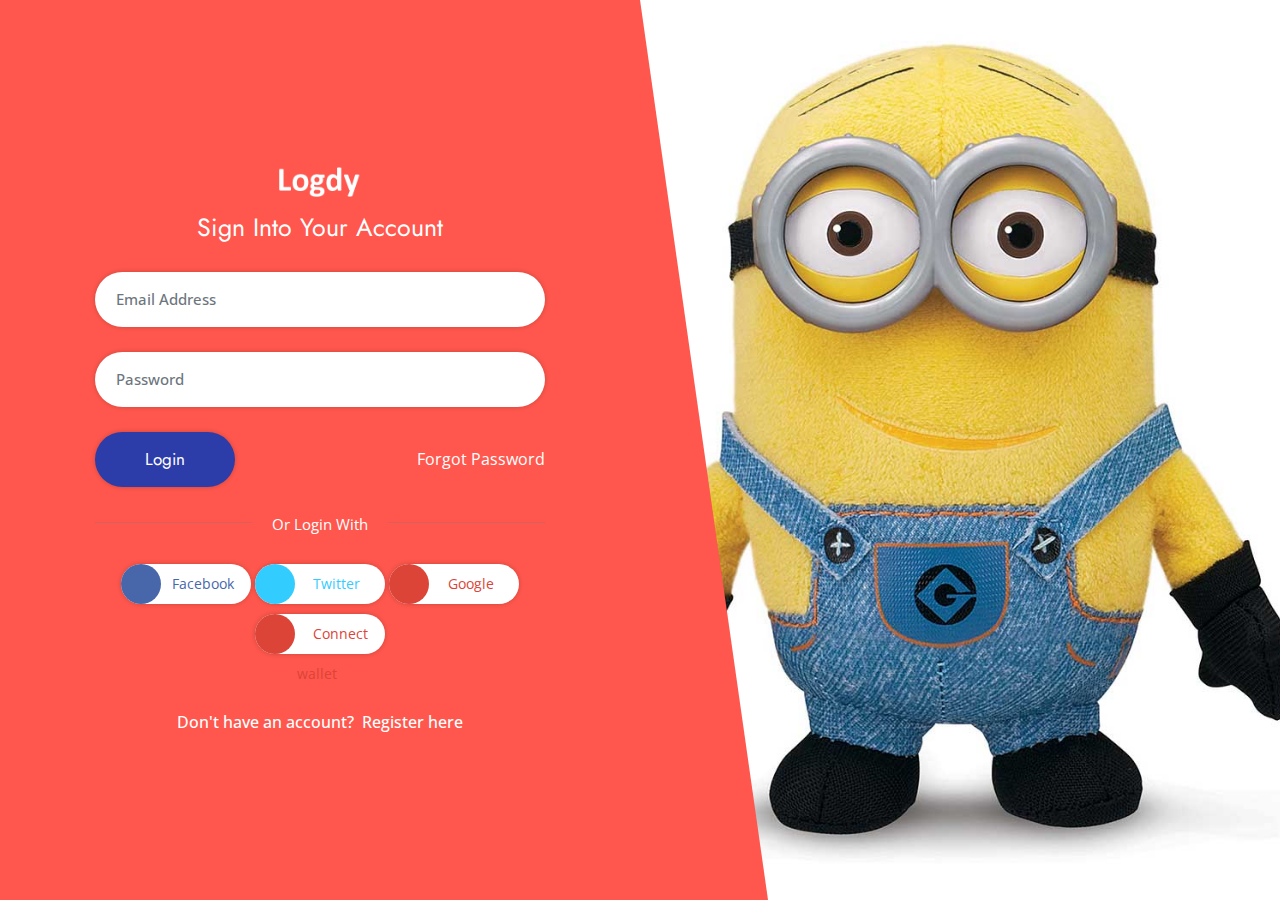
<file: main/login-3.html>
<!DOCTYPE html>
<html lang="zxx">

<head>
    <title>Logdy - Login and Register Form HTML5 Template</title>
    <meta name="viewport" content="width=device-width, initial-scale=1.0">
    <meta charset="UTF-8">
    <!-- External CSS libraries -->
    <link type="text/css" rel="stylesheet" href="assets/css/bootstrap.min.css">
    <link type="text/css" rel="stylesheet" href="assets/fonts/font-a/font-awesome.min.3.dela">
    <link type="text/css" rel="stylesheet" href="assets/fonts/flaticon/fon/flaticon.4.delaye">

    <!-- Favicon icon -->
    <link rel="shortcut icon" href="assets/img/favicon.ico" type="image/x-icon" >

    <!-- Google fonts -->
    <link rel="stylesheet" type="text/css" href="https://fonts.googleapis.com/css?family=Open+Sans:400,300,600,700,800%7CPoppins:400,500,700,800,900%7CRoboto:100,300,400,400i,500,700">
    <link href="https://fonts.googleapis.com/css2?family=Jost:wght@300;400;500;600;700;800;900&amp;display=swap" rel="stylesheet">

    <!-- Custom Stylesheet -->
    <link type="text/css" rel="stylesheet" href="assets/css/style.css">
    <link rel="stylesheet" type="text/css" id="style_sheet" href="assets/css/skins/default.css">

</head>
<body id="top">
<!-- Google Tag Manager (noscript) -->
<noscript><iframe src="https://www.googletagmanager.com/ns.html?id=GTM-TAGCODE"
                  height="0" width="0" style="display:none;visibility:hidden"></iframe></noscript>
<!-- End Google Tag Manager (noscript) -->
<div class="page_loader"></div>

<!-- Login 3 start -->
<div class="login-3">
    <div class="container-fluid">
        <div class="row login-box">
            <div class="col-lg-6 align-self-center pad-0 form-section">
                <div class="form-inner">
                    <a href="login-3.html" class="logo">
                        <img src="assets/img/logos/logo.png" alt="logo">
                    </a>
                    <h3>Sign Into Your Account</h3>
                    <form action="#" method="GET">
                        <div class="form-group form-box">
                            <input type="email" name="email" class="form-control" placeholder="Email Address" aria-label="Email Address">
                        </div>
                        <div class="form-group form-box clearfix">
                            <input type="password" name="password" class="form-control" autocomplete="off" placeholder="Password" aria-label="Password">
                        </div>
                        <div class="form-group mb-0 clearfix">
                            <button type="submit" class="btn-md btn-theme float-start">Login</button>
                            <a href="forgot-password-3.html" class="forgot-password">Forgot Password</a>
                        </div>
                        <div class="extra-login clearfix">
                            <span>Or Login With</span>
                        </div>
                        <div class="clearfix"></div>
                        <ul class="social-list">
                            <li><a href="#" class="facebook-color"><i class="fa fa-facebook facebook-i"></i><span>Facebook</span></a></li>
                            <li><a href="#" class="twitter-color"><i class="fa fa-twitter twitter-i"></i><span>Twitter</span></a></li>
                            <li><a href="#" class="google-color"><i class="fa fa-google google-i"></i><span>Google</span></a></li>
                            <li><a href="#" class="google-color"><i class="fa fa-google google-i"></i><span>Connect wallet</span></a></li>
                        </ul>
                    </form>
                    <div class="clearfix"></div>
                    <p>Don't have an account? <a href="register-3.html" class="thembo"> Register here</a></p>
                </div>
            </div>
            <div class="col-lg-6 bg-color-15 pad-0 none-992 bg-img clip-home"></div>
        </div>
    </div>
</div>
<!-- Login 3 end -->

<!-- External JS libraries -->
<script src="assets/js/jquery.min.js"></script>
<script src="assets/js/popper.min.js"></script>
<script src="assets/js/bootstrap.bundle.min.js"></script>
<!-- Custom JS Script -->
</body>

</html>
</file>
<file: main/assets/css/style.css>
/*------------------------------------------------------------------
[Main Stylesheet]

Project:    LOGDY
Version:    1.1.0
-------------------------------------------------------------------*/

/*------------------------------------------------------------------
[Table of contents]
    *. Login Layout 1 / .login-1
    *. Login Layout 2 / .login-2
    *. Login Layout 3 / .login-3
    *. Login Layout 4 / .login-11
    *. Login Layout 5 / .login-5
    *. Login Layout 6 / .login-17
    *. Login Layout 7 / .login-7
    *. Login Layout 8 / .login-8
    *. Login Layout 9 / .login-4
    *. Login Layout 10 / .login-10
    *. Login Layout 11 / .login-19
    *. Login Layout 12 / .login-12
    *. Login Layout 13 / .login-27
    *. Login Layout 14 / .login-33
    *. Login Layout 15 / .login-22
    *. Login Layout 16 / .login-16
    *. Login Layout 17 / .login-13
    *. Login Layout 18 / .login-21
    *. Login Layout 19 / .login-37
    *. Login Layout 20 / .login-20
    *. Login Layout 21 / .login-36
    *. Login Layout 22 / .login-35
    *. Login Layout 23 / .login-23
    *. Login Layout 47 / .login-30
    *. Login Layout 25 / .login-25
    *. Login Layout 26 / .login-38
    *. Login Layout 27 / .login-26
    *. Login Layout 28 / .login-28
    *. Login Layout 29 / .login-29
    *. Login Layout 30 / .login-31
    *. Login Layout 31 / .login-24
    *. Login Layout 32 / .login-32
    *. Login Layout 33 / .login-39
    *. Login Layout 34 / .login-34
    *. Login Layout 35 / .login-40
    *. Login inner form / .login-inner-form
    *. Login inner form details / .details
-------------------------------------------------------------------*/
/** GLOBAL CLASSES **/

body {
    font-family: 'Open Sans', sans-serif;
    color: #535353;
}

.img-fluid {
    max-width: 100% !important;
    height: auto;
}

.form-control:focus {
    box-shadow: none;
}

/** Login 1 start **/
.login-1 {
    z-index: 999;
}

.login-1 a {
    text-decoration: none;
}

.login-1 h1, h2, h3, h4, h5, h6, .h1, .h2, .h3, .h4, .h5, .h6 {
    font-family: 'Jost', sans-serif;
}

.login-1 .form-section {
    min-height: 100vh;
    position: relative;
    text-align: center;
    display: -webkit-box;
    display: -moz-box;
    display: -ms-flexbox;
    display: -webkit-flex;
    display: flex;
    justify-content: center;
    align-items: center;
    padding: 30px 0;
    background: #fff7f7;
    z-index: 999;
}

.login-1 .form-inner {
    max-width: 500px;
    width: 100%;
    margin: 0 15px;
    text-align: center;
    background: #fff;
    padding: 50px;
    box-shadow: 0 0 10px rgb(0 0 0 / 12%);
    overflow: hidden;
    -webkit-transition: all 0.5s;
    transition: all 0.9s;
    z-index: 1;
}

.login-1 .bg-img {
    min-height: 100vh;
    position: relative;
    display: -webkit-box;
    display: -moz-box;
    display: -ms-flexbox;
    display: -webkit-flex;
    display: flex;
    justify-content: center;
    align-items: center;
    padding: 15px 50px;
    background: #fff;
    background: rgba(0, 0, 0, 0.04) url(../img/img-25.jpg) top left repeat;
    z-index: 999;
    background-position: center center;
    background-repeat: no-repeat;
    background-size: cover;
}

.login-1 .bg-img:before {
    position: absolute;
    content: '';
    top: 0;
    left: 0;
    right: 0;
    bottom: 0;
    background: rgb(33 9 90 / 55%);
}

.login-1 .info {
    z-index: 999;
}

.login-1 .form-section .extra-login {
    float: left;
    width: 100%;
    text-align: center;
    position: relative;
}

.login-1 .form-section .extra-login::before {
    position: absolute;
    left: 0;
    top: 10px;
    width: 100%;
    height: 1px;
    background: #e4e4e4;
    content: "";
}

.login-1 .form-section .extra-login > span {
    width: auto;
    float: none;
    display: inline-block;
    padding: 1px 20px;
    z-index: 1;
    position: relative;
    font-family: Open Sans;
    font-size: 14px;
    color: #717171;
    text-transform: capitalize;
    background: #fff;
}

.login-1 .pad-0 {
    padding: 0;
}

.login-1 .form-section p {
    color: #dadada;
    margin-bottom: 0;
    text-align: center;
    font-size: 14px;
}

.login-1 .form-section p {
    color: #717171;
    margin-bottom: 0;
    font-size: 15px;
    font-weight: 500;
}

.login-1 .form-section p a {
    font-weight: 500;
    color: #717171;
}

.login-1 .form-section ul {
    list-style: none;
    padding: 0;
    margin: 0 0 20px;
}

.login-1 .form-section .thembo {
    margin-left: 4px;
}

.login-1 .form-section h3 {
    margin: 0 0 25px;
    font-size: 25px;
    font-weight: 400;
    color: #313131;
}

.login-1 .form-section .form-group {
    margin-bottom: 25px;
}

.login-1 .form-section .form-box {
    float: left;
    width: 100%;
    text-align: left;
    position: relative;
}

.login-1 .form-section .form-check-input:checked{
    display: none;
}

.login-1 .form-section .form-control {
    padding: 15.5px 20px;
    float: left;
    width: 100%;
    font-size: 15px;
    outline: none;
    color: #616161;
    border-radius: 3px;
    font-weight: 500;
    border: 1px solid transparent;
    background: #fff;
    box-shadow: 0 0 5px rgba(0, 0, 0, 0.2);
}

.login-1 .form-section img {
    margin-bottom: 5px;
    height: 40px;
}

.login-1 .form-section .form-box i {
    position: absolute;
    top: 10px;
    right: 20px;
    font-size: 23px;
    color: #616161;
}

.login-1 .form-section .checkbox .terms {
    margin-left: 3px;
}

.login-1 .form-section .btn-md {
    cursor: pointer;
    padding: 15.5px 50px 14.5px 50px;
    font-size: 17px;
    font-weight: 400;
    font-family: 'Jost', sans-serif;
    border-radius: 3px;
}

.login-1 .form-section input[type=checkbox], input[type=radio] {
    margin-right: 3px;
}

.login-1 .form-section button:focus {
    outline: none;
    outline: 0 auto -webkit-focus-ring-color;
}

.login-1 .form-section .btn-theme.focus, .btn-theme:focus {
    box-shadow: none;
}

.login-1 .form-section .btn-theme {
    background: #ff574d;
    box-shadow: 0 0 5px rgba(0, 0, 0, 0.2);
    border: none;
    color: #fff;
    border-radius: 3px;
    font-weight: 400;
}

.login-1 .form-section .btn-theme:hover {
    box-shadow: 0 0 10px rgba(0, 0, 0, 0.2);
    background: #ef4b22;
}

.login-1 .none-2 {
    display: none;
}

.login-1 .form-section .terms {
    margin-left: 3px;
}

.login-1 .form-section .checkbox {
    font-size: 14px;
}

.login-1 .form-section .form-check {
    float: left;
    margin-bottom: 0;
    padding-left: 0;
}

.login-1 .form-section .form-check a {
    color: #717171;
    float: right;
}

.login-1 .form-section .form-check-input {
    position: absolute;
    margin-left: 0;
}

.login-1 .form-section .form-check label::before {
    content: "";
    display: inline-block;
    position: absolute;
    width: 18px;
    height: 18px;
    top: 2px;
    margin-left: -25px;
    border: 1px solid #c5c3c3;
    border-radius: 3px;
    background-color: #fff;
}

.login-1 .form-section .form-check-label {
    padding-left: 25px;
    margin-bottom: 0;
    font-size: 15px;
    font-weight: 500;
    color: #717171;
}

.login-1 .form-section .checkbox-theme input[type="checkbox"]:checked + label::before {
    background: #ff574d;
    border-color: #ff574d;
}

.login-1 .form-section input[type=checkbox]:checked + label:before {
    font-weight: 600;
    color: #fff;
    line-height: 15px;
    font-size: 14px;
    content: "\2713";
    padding-left: 3px;
}

.login-1 .form-section input[type=checkbox], input[type=radio] {
    margin-top: 4px;
}

.login-1 .form-section a.forgot-password {
    font-size: 15px;
    color: #717171;
    float: right;
}

.login-1 .logo img {
    margin-bottom: 15px;
    height: 30px;
}

.login-1 .info {
    max-width: 610px;
    padding: 10px 30px;
}

.login-1 .info h1 {
    color: #fff;
    margin-bottom: 20px;
    font-family: 'Jost', sans-serif;
    font-size: 45px;
    text-transform: uppercase;
}

.login-1 .info h1 span {
    color: #ff574d;
}

.login-1 .info p {
    color: #fff;
    line-height: 28px;
    opacity: 0.9;
}

.login-1 .form-section ul {
    list-style: none;
    padding: 0;
    margin: 0 0 20px;
}

.login-1 .social-list {
    padding: 0;
    text-align: center;
}

.login-1 .social-list li a {
    -webkit-transition: all 0.8s;
    transition: all 0.8s;
    bottom: 15px;
}

.login-1 .form-inner:hover .social-list li a {
    -webkit-transform: rotate(360deg);
    transform: rotate(360deg);
}

.login-1 .form-inner i {
    -webkit-transition: all 0.8s;
    transition: all 0.8s;
}

.login-1 .form-inner:hover .form-box i{
    -webkit-transform: rotate(360deg);
    transform: rotate(360deg);
}

.login-1 .social-list li {
    display: inline-block;
}

.login-1 .social-list li a {
    margin: 1px;
    font-size: 14px;
    font-weight: 500;
    width: 110px;
    height: 40px;
    line-height: 40px;
    border-radius: 3px;
    display: inline-block;
    text-align: center;
    color: #fff;
}

.login-1 .social-list li a:hover {
    text-decoration: none;
}

.login-1 .facebook-bg {
    background: #4867aa;
}

.login-1 .facebook-bg:hover {
    background: #3d5996;
    color: #fff;
}

.login-1 .twitter-bg {
    background: #33CCFF;
}

.login-1 .twitter-bg:hover {
    background: #56d7fe;
}

.login-1 .google-bg {
    background: #db4437;
}

.login-1 .google-bg:hover {
    background: #dc4e41;
}

@media (max-width: 992px) {
    .login-1 .form-section {
        width: 100%;
    }

    .login-1 .form-inner {
        padding: 40px 30px;
    }

    .login-1 .form-section {
        justify-content: center;
        align-items: center;
        padding: 30px 0;
    }

    .login-1 .bg-img {
        min-height: 100%;
        border-radius: 5px;
    }

    .none-992 {
        display: none !important;
    }
}

@media (max-width: 768px) {
    .login-1 .form-inner {
        margin: 0 15px;
    }
}
/** Login 1 end **/

/** Login 2 start **/
.login-2 {
    background: #fff;
}

.login-2 a {
    text-decoration: none;
}

.login-2 .form-section {
    min-height: 100vh;
    position: relative;
    text-align: center;
    display: -webkit-box;
    display: -moz-box;
    display: -ms-flexbox;
    display: -webkit-flex;
    display: flex;
    justify-content: center;
    align-items: center;
    padding: 50px 0!important;
    background: #fff;
}

.login-2 .bg-img {
    min-height: 100vh;
    position: relative;
    text-align: center;
    display: -webkit-box;
    display: -moz-box;
    display: -ms-flexbox;
    display: -webkit-flex;
    display: flex;
    justify-content: center;
    align-items: center;
    padding: 15px 0;
    background: #fff;
    background: rgba(0, 0, 0, 0.04) url(../img/img-30.jpg) top left repeat;
    z-index: 999;
    background-position: center center;
    background-repeat: no-repeat;
    background-size: cover;
}

.login-2 .bg-img::before {
    position: absolute;
    content: '';
    top: 0;
    left: 0;
    right: 0;
    bottom: 0;
    background: rgb(17 30 183 / 16%);
}

.login-2 h1, h2, h3, h4, h5, h6, .h1, .h2, .h3, .h4, .h5, .h6 {
    font-family: 'Jost', sans-serif;
}

.login-2 .form-inner {
    max-width: 500px;
    width: 100%;
    padding: 0 15px;
    text-align: center;
}

.login-2 .form-section .extra-login {
    float: left;
    width: 100%;
    margin: 25px 0 25px;
    text-align: center;
    position: relative;
}

.login-2 .form-section .extra-login::before {
    position: absolute;
    left: 0;
    top: 10px;
    width: 100%;
    height: 1px;
    background: #d8dcdc;
    content: "";
}

.login-2 .form-section .extra-login > span {
    width: auto;
    float: none;
    display: inline-block;
    padding: 1px 20px;
    z-index: 1;
    position: relative;
    font-family: Open Sans;
    font-size: 14px;
    color: #616161;
    text-transform: capitalize;
    background: #fff;
}

.login-2 .pad-0 {
    padding: 0;
}

.login-2 .form-section p {
    color: #616161;
    margin-bottom: 0;
    text-align: center;
    font-size: 16px;
}

.login-2 .form-section p a {
    font-weight: 500;
    color: #616161;
}

.login-2 .form-section ul {
    list-style: none;
    padding: 0;
    margin: 0 0 20px;
}

.login-2 .form-section .social-list li {
    display: inline-block;
    margin-bottom: 5px;
}

.login-2 .form-section .thembo {
    margin-left: 4px;
}

.login-2 .form-section h3 {
    margin: 0 0 25px;
    font-size: 25px;
    font-weight: 400;
    color: #313131;
}

.login-2 .form-section .form-group {
    margin-bottom: 25px;
}

.login-2 .form-section .form-box {
    float: left;
    width: 100%;
    text-align: left;
    position: relative;
}

.login-2 .form-section .form-control {
    padding: 10px 20px;
    font-size: 16px;
    outline: none;
    height: 55px;
    background: rgba(23, 23, 23, 0.72);
    color: #616161;
    border-radius: 3px;
    font-weight: 500;
    background: #fff;
    border: solid 1px #dedede;
}

.login-2 .form-section .checkbox .terms {
    margin-left: 3px;
}

.login-2 .form-section .btn-md {
    cursor: pointer;
    padding: 15.5px 50px 14.5px 50px;
    font-size: 17px;
    font-weight: 400;
    font-family: 'Jost', sans-serif;
    border-radius: 3px;
}

.login-2 .form-section input[type=checkbox], input[type=radio] {
    margin-right: 3px;
}

.login-2 .form-section button:focus {
    outline: none;
    outline: 0 auto -webkit-focus-ring-color;
}

.login-2 .form-section .btn-theme.focus, .btn-theme:focus {
    box-shadow: none;
}

.login-2 .form-section .btn-theme {
    background: #6fca3d;
    border: none;
    color: #fff;
}

.login-2 .form-section .btn-theme:hover {
    background: #6cbc40;
}

.login-2 .none-2 {
    display: none;
}

.login-2 .form-section .terms {
    margin-left: 3px;
}

.login-2 .form-section .checkbox {
    font-size: 14px;
}

.login-2 .form-section .form-check {
    float: left;
    margin-bottom: 0;
    padding-left: 0;
}

.login-2 .form-section .form-check a {
    color: #616161;
    float: right;
}

.login-2 .form-check-input:checked {
    display: none;
}

.login-2 .form-section .form-check-input {
    position: absolute;
    margin-left: 0;
}

.login-2 .form-section .form-check label::before {
    content: "";
    display: inline-block;
    position: absolute;
    width: 18px;
    height: 18px;
    top: 2px;
    margin-left: -25px;
    border: 1px solid #c5c3c3;
    border-radius: 3px;
    background-color: #fff;
}

.login-2 .form-section .form-check-label {
    padding-left: 25px;
    margin-bottom: 0;
    font-size: 16px;
    font-weight: 500;
    color: #616161;
}

.login-2 .form-section .checkbox-theme input[type="checkbox"]:checked + label::before {
    background-color: #6fca3d;
    border-color: #6fca3d;
}

.login-2 .form-section input[type=checkbox]:checked + label:before {
    font-weight: 600;
    color: #fff;
    line-height: 15px;
    font-size: 14px;
    content: "\2713";
    padding-left: 3px;
}

.login-2 .form-section input[type=checkbox], input[type=radio] {
    margin-top: 4px;
}

.login-2 .form-section a.forgot-password {
    font-size: 16px;
    color: #616161;
    float: right;
}

.login-2 .logo img {
    margin-bottom: 15px;
    height: 30px;
}

.login-2 .social-list {
    margin-bottom: 30px;
}

.login-2 .social-list a {
    width: 50px;
    height: 50px;
    line-height: 50px;
    text-align: center;
    display: inline-block;
    font-size: 20px;
    margin: 2px;
    border-radius: 5%;
    background: #fff;
    box-shadow: 0 0 10px rgba(0, 0, 0, 0.1);
}

.login-2 .social-list a:hover {
    color: #fff;
}

/** Social media **/
.login-2 .facebook-bg {
    color: #4867aa;
}

.login-2 .facebook-bg:hover {
    background: #4867aa;
}

.login-2 .twitter-bg {
    color: #33CCFF;
}

.login-2 .twitter-bg:hover {
    background: #33CCFF;
}

.login-2 .google-bg {
    color: #db4437;
}

.login-2 .google-bg:hover {
    background: #db4437;
}

.login-2 .linkedin-bg {
    color: #2392e0;
}

.login-2 .linkedin-bg:hover {
    background: #1c82ca;
}

@media (max-width: 992px) {
    .login-2 .form-section {
        width: 100%;
    }

    .login-2 .bg-img {
        min-height: 100%;
        border-radius: 5px;
    }

    .none-992 {
        display: none !important;
    }

    .login-2 .login-box {
        max-width: 500px;
        margin: 0 auto;
        padding: 0;
    }
}

@media (max-width: 768px) {
    .login-2 .form-inner {
        padding: 0;
    }
}
/** Login 2 end **/

/** Login 3 start **/
.login-3 {
    background: #ff574d;
}

.login-3 a {
    text-decoration: none;
}

.login-3 .form-section {
    min-height: 100vh;
    position: relative;
    text-align: center;
    display: -webkit-box;
    display: -moz-box;
    display: -ms-flexbox;
    display: -webkit-flex;
    display: flex;
    justify-content: center;
    align-items: center;
    padding: 50px 0!important;
}

.login-3 h1, h2, h3, h4, h5, h6, .h1, .h2, .h3, .h4, .h5, .h6 {
    font-family: 'Jost', sans-serif;
}

.login-3 .form-inner {
    max-width: 450px;
    width: 100%;
    margin: 0 30px;
    text-align: center;
    background: #ff574d;
}

.login-3 .form-check-input:checked {
    display: none;
}

.login-3 .bg-img {
    min-height: 100vh;
    position: relative;
    text-align: center;
    display: -webkit-box;
    display: -moz-box;
    display: -ms-flexbox;
    display: -webkit-flex;
    display: flex;
    justify-content: center;
    align-items: center;
    padding: 15px 0;
    background: #fff;
    background: rgba(0, 0, 0, 0.04) url(../img/img-29.jpg) top left repeat;
    z-index: 999;
    background-position: center center;
    background-repeat: no-repeat;
    background-size: cover;
}

.login-3 .form-section .extra-login {
    float: left;
    width: 100%;
    margin: 25px 0 25px;
    text-align: center;
    position: relative;
}

.login-3 .form-section .extra-login::before {
    position: absolute;
    left: 0;
    top: 10px;
    width: 100%;
    height: 1px;
    background: #d86058;
    content: "";
}

.login-3 .form-section .extra-login > span {
    width: auto;
    float: none;
    display: inline-block;
    padding: 1px 20px;
    z-index: 1;
    position: relative;
    font-family: Open Sans;
    font-size: 15px;
    color: #fff;
    text-transform: capitalize;
    background: #ff574d;
}

.login-3 .pad-0 {
    padding: 0;
}

.login-3 .form-section p {
    color: #dadada;
    margin-bottom: 0;
    text-align: center;
    font-size: 16px;
}

.login-3 .form-section p {
    color: #fff;
    margin-bottom: 0;
    font-size: 16px;
    font-weight: 500;
}

.login-3 .form-section p a {
    font-weight: 500;
    color: #fff;
}

.login-3 .form-section ul {
    list-style: none;
    padding: 0;
    margin: 0 0 20px;
}

.login-3 .form-section .social-list li {
    display: inline-block;
    margin-bottom: 5px;
}

.login-3 .form-section .thembo {
    margin-left: 4px;
}

.login-3 .form-section h3 {
    margin: 0 0 30px;
    font-size: 25px;
    font-weight: 400;
    color: #fff;
}

.login-3 .form-section .form-group {
    margin-bottom: 25px;
}

.login-3 .form-section .form-box {
    float: left;
    width: 100%;
    text-align: left;
    position: relative;
}

.login-3 .form-section .form-control {
    padding: 10px 20px;
    font-size: 15px;
    outline: none;
    height: 55px;
    background: rgba(23, 23, 23, 0.72);
    color: #616161;
    border-radius: 50px;
    font-weight: 500;
    border: 1px solid transparent;
    background: #fff;
    box-shadow: 0 0 5px rgba(0, 0, 0, 0.2);
}

.login-3 .form-section .checkbox .terms {
    margin-left: 3px;
}

.login-3 .form-section .btn-md {
    cursor: pointer;
    padding: 15.5px 50px 14.5px 50px;
    font-size: 17px;
    font-weight: 400;
    font-family: 'Jost', sans-serif;
    border-radius: 50px;
}

.login-3 .form-section input[type=checkbox], input[type=radio] {
    margin-right: 3px;
}

.login-3 .form-section button:focus {
    outline: none;
    outline: 0 auto -webkit-focus-ring-color;
}

.login-3 .form-section .btn-theme.focus, .btn-theme:focus {
    box-shadow: none;
}

.login-3 .form-section .btn-theme {
    background: #2c3ca9;
    box-shadow: 0 0 5px rgba(0, 0, 0, 0.2);
    border: none;
    color: #fff;
    border-radius: 50px;
    font-weight: 400;
}

.login-3 .form-section .btn-theme:hover {
    box-shadow: 0 0 35px rgba(0, 0, 0, 0.2);
    background: #223196;
}

.login-3 .none-2 {
    display: none;
}

.login-3 .form-section .terms {
    margin-left: 3px;
}

.login-3 .form-section .checkbox {
    font-size: 14px;
}

.login-3 .form-section .form-check {
    float: left;
    margin-bottom: 0;
    padding-left: 2px;
}

.login-3 .form-section .form-check a {
    color: #fff;
    float: right;
}

.login-3 .form-section .form-check-input {
    position: absolute;
    margin-left: 0;
}

.login-3 .form-section .form-check label::before {
    content: "";
    display: inline-block;
    position: absolute;
    width: 18px;
    height: 18px;
    top: 2px;
    margin-left: -25px;
    border: 1px solid #fff;
    border-radius: 50px;
    background-color: #fff;
}

.login-3 .form-section .form-check-label {
    padding-left: 25px;
    margin-bottom: 0;
    font-size: 15px;
    font-weight: 500;
    color: #fff;
}

.login-3 .form-section .checkbox-theme input[type="checkbox"]:checked + label::before {
    background: #2c3ca9;
    border-color: #2c3ca9;
}

.login-3 .form-section input[type=checkbox]:checked + label:before {
    font-weight: 600;
    color: #fff;
    line-height: 15px;
    font-size: 12px;
    content: "\2713";
    padding-left: 3px;
}

.login-3 .form-section input[type=checkbox], input[type=radio] {
    margin-top: 4px;
}

.login-3 .form-section a.forgot-password {
    font-size: 16px;
    color: #fff;
    float: right;
    line-height: 55px;
}

.login-3 .logo img {
    margin-bottom: 15px;
    height: 30px;
}

.login-3 .clip-home {
    clip-path: polygon(0 0, 100% 0, 100% 0%, 100% 100%, 20% 100%);
    position: relative;
}

.login-3 .form-section ul {
    list-style: none;
    padding: 0;
    margin: 0 0 20px;
}

.login-3 .form-section .social-list li {
    display: inline-block;
    margin-bottom: 5px;
}

.login-3 .form-section .social-list li a {
    font-size: 14px;
    font-weight: 400;
    width: 130px;
    margin: 2px 0 3px 0;
    height: 40px;
    line-height: 40px;
    border-radius: 20px;
    display: inline-block;
    text-align: center;
    text-decoration: none;
    background: #fff;
    box-shadow: 0 0 5px rgba(0, 0, 0, 0.2);
}

.login-3 .form-section .social-list li a i {
    height: 40px;
    width: 40px;
    line-height: 40px;
    float: left;
    color: #fff;
    font-size: 14px;
    border-radius: 20px;
}

.login-3 .form-section .social-list li a span {
    margin-right: 7px;
}

/** Social media **/
.login-3 .facebook-color {
    color: #4867aa;
}

.login-3 .twitter-color {
    color: #33CCFF;
}

.login-3 .google-color {
    color: #db4437;
}

.login-3 .twitter-i {
    background: #33CCFF;
}

.login-3 .facebook-i {
    background: #4867aa;
}

.login-3 .google-i {
    background: #db4437;
}

@media (max-width: 992px) {
    .login-3 .clip-home {
        clip-path: polygon(0 0, 100% 0, 100% 0%, 100% 100%, 0 100%);
        position: relative;
    }

    .login-3 .form-section {
        width: 100%;
    }

    .login-3 .bg-img {
        min-height: 100%;
        border-radius: 5px;
    }

    .none-992 {
        display: none !important;
    }
}

@media (max-width: 768px) {
    .login-3 .form-inner {
        margin: 0 15px;
    }
}
/** Login 3 end **/

/** Login 4 start **/
.login-4 .login-inner-form {
    color: #cccccc;
    position: relative;
}

.login-4 a {
    text-decoration: none;
}

.login-4 .bg-color-10 {
    min-height: 100vh;
    position: relative;
    display: -webkit-box;
    display: -moz-box;
    display: -ms-flexbox;
    display: -webkit-flex;
    display: flex;
    justify-content: center;
    align-items: center;
    padding: 50px 15px;
}

.login-4 .form-check-input:checked {
    display: none;
}

.login-4 h1, h2, h3, h4, h5, h6, .h1, .h2, .h3, .h4, .h5, .h6 {
    font-family: 'Jost', sans-serif;
}

.login-4 .form-section {
    max-width: 430px;
    margin: 0 auto;
    text-align: center;
    width: 100%;
    overflow: hidden;
    -webkit-transition: all 0.5s;
    transition: all 0.9s;
    z-index: 1;
}

.login-4 .form-box {
    width: 100%;
    text-align: center;
}

.login-4 .login-inner-form .form-group {
    margin-bottom: 25px;
}

.login-4 .login-inner-form .form-box {
    float: left;
    width: 100%;
    position: relative;
}

.login-4 .login-inner-form .form-control {
    font-size: 16px;
    outline: none;
    color: #616161;
    font-weight: 500;
    border: 1px solid transparent;
    background: #fff;
    box-shadow: 0 0 5px rgba(0, 0, 0, 0.2);
    padding: 14.5px 45px 14.5px 20px;
    border-radius: 50px;
}

.login-4 .login-inner-form img {
    margin-bottom: 5px;
    height: 40px;
}

.login-4 .login-inner-form .form-box i {
    position: absolute;
    top: 12px;
    right: 20px;
    font-size: 20px;
    color: #616161;
}

.login-4 .login-inner-form label {
    font-weight: 500;
    font-size: 14px;
    margin-bottom: 5px;
}

.login-4 .login-inner-form .forgot {
    margin: 0;
    line-height: 45px;
    color: #535353;
    font-size: 15px;
    float: right;
}

.login-4 .bg-img {
    background: rgba(0, 0, 0, 0.04) url(../img/img-26.jpg) top left repeat;
    background-size: cover;
    top: 0;
    bottom: 0;
    opacity: 1;
    z-index: 999;
    min-height: 100vh;
    position: relative;
    display: flex;
    justify-content: center;
    align-items: center;
    padding: 30px;
}

.login-4 .bg-img::before {
    position: absolute;
    content: '';
    top: 0;
    left: 0;
    right: 0;
    bottom: 0;
    background: rgb(17 30 183 / 45%);
}

.login-4 .info{
    max-width: 1000px;
    margin: 0 auto;
    z-index: 999;
}

.login-4 .info h1 {
    font-size: 60px;
    color: #fff;
    font-weight: 700;
    margin-bottom: 30px;
    text-transform: uppercase;
}

.login-4 .info h1 span{
    font-weight: 300;
}

.login-4 .info {
    text-align: left;
}

.login-4 .info p {
    margin-bottom: 0;
    color: #fff;
    opacity: 0.9;
    line-height: 28px;
}

.login-4 .login-inner-form .btn-md {
    cursor: pointer;
    height: 55px;
    color: #fff;
    padding: 15.5px 50px 14.5px 50px;
    font-size: 15px;
    font-weight: 400;
    font-family: 'Jost', sans-serif;
    border-radius: 50px;
    text-transform: uppercase;
}

.login-4 .login-inner-form input[type=checkbox], input[type=radio] {
    margin-right: 3px;
}

.login-4 .login-inner-form p {
    margin: 0;
    color: #616161;
}

.login-4 .login-inner-form p a {
    color: #616161;
}

.login-4 .login-inner-form button:focus {
    outline: none;
    outline: 0 auto -webkit-focus-ring-color;
}

.login-4 .login-inner-form .btn-theme.focus, .btn-theme:focus {
    box-shadow: none;
}

.login-4 .login-inner-form .btn-theme {
    background: #0f96f9;
    border: none;
    color: #fff;
    box-shadow: 0 0 5px rgba(0, 0, 0, 0.2);
}

.login-4 .login-inner-form .btn-theme:hover {
    background: #108ae4;
}

.login-4 .logo img {
    height: 30px;
    margin-bottom: 15px;
}

.login-4 .nav-pills li {
    display: inline-block;
}

.login-4 .login-inner-form .checkbox {
    margin-bottom: 25px;
    font-size: 14px;
}

.login-4 .login-inner-form .form-check {
    float: left;
    margin-bottom: 0;
    padding-left: 2px;
}

.login-4 .login-inner-form .form-check a {
    color: #d6d6d6;
    float: right;
}

.login-4 .login-inner-form .form-check-input {
    display: none;
}

.login-4 .login-inner-form .form-check label::before {
    content: "";
    display: inline-block;
    position: absolute;
    width: 18px;
    height: 18px;
    top: 2px;
    margin-left: -25px;
    border: none;
    border-radius: 50px;
    background: #fff;
    box-shadow: 0 0 5px rgba(0, 0, 0, 0.2);
}

.login-4 .login-inner-form .form-check-label {
    padding-left: 25px;
    margin-bottom: 0;
    font-size: 16px;
    color: #616161;
}

.login-4 .login-inner-form .checkbox-theme input[type="checkbox"]:checked + label::before {
    color: #fff;
    background: #0f96f9;

}

.login-4 .login-inner-form input[type=checkbox]:checked + label:before {
    font-weight: 600;
    color: #fff;
    line-height: 17px;
    font-size: 12px;
    content: "\2713";
}

.login-4 .login-inner-form input[type=checkbox], input[type=radio] {
    margin-top: 4px;
}

.login-4 .login-inner-form .checkbox a {
    font-size: 16px;
    color: #616161;
    float: right;
    margin-left: 3px;
}

.login-4 .form-section h3 {
    font-size: 23px;
    margin-bottom: 40px;
    font-weight: 500;
    color: #313131;
}

.login-4 .form-section p {
    margin: 25px 0 0;
    font-size: 16px;
    color: #616161;
}

.login-4 .form-section p a {
    color: #616161;
}

.login-4 .form-section ul {
    list-style: none;
    padding: 0;
    margin: 0;
}

.login-4 .form-section .social-list li {
    display: inline-block;
    margin-bottom: 5px;
}

.login-4 .form-section .social-list li a {
    font-size: 13px;
    font-weight: 600;
    width: 120px;
    margin: 2px 0 3px 0;
    height: 40px;
    line-height: 40px;
    border-radius: 20px;
    display: inline-block;
    text-align: center;
    text-decoration: none;
    background: #fff;
    box-shadow: 0 0 5px rgba(0, 0, 0, 0.2);
}

.login-4 .form-section .social-list li a i {
    height: 40px;
    width: 40px;
    line-height: 40px;
    float: left;
    color: #fff;
    border-radius: 20px;
    -webkit-transition: all 0.8s;
    transition: all 0.8s;
    font-size: 15px;
}

.login-4 .form-section:hover .social-list li a i{
    -webkit-transform: rotate(360deg);
    transform: rotate(360deg);
}

.login-4 .form-section .social-list li a span {
    margin-right: 7px;
}

.login-4 .form-section .extra-login {
    float: left;
    width: 100%;
    margin: 20px 0 25px;
    text-align: center;
    position: relative;
}

.login-4 .form-section .extra-login::before {
    position: absolute;
    left: 0;
    top: 10px;
    width: 100%;
    height: 1px;
    background: #d8dcdc;
    content: "";
}

h1, h2, h3, h4, h5, h6, .h1, .h2, .h3, .h4, .h5, .h6 {
    font-family: 'Jost', sans-serif;
}

.login-4 .form-section .extra-login > span {
    width: auto;
    float: none;
    display: inline-block;
    background: #fff;
    padding: 1px 20px;
    z-index: 1;
    position: relative;
    font-family: Open Sans;
    font-size: 13px;
    color: #616161;
    text-transform: capitalize;
}

.login-4 .facebook-i {
    background: #4867aa;
    color: #fff;
}

.login-4 .twitter-i {
    background: #33CCFF;
    color: #fff;
}

.login-4 .google-i {
    background: #db4437;
    color: #fff;
}

.login-4 .facebook-color {
    color: #4867aa;
}

.login-4 .twitter-color {
    color: #33CCFF;
}

.login-4 .google-color {
    color: #db4437;
}

/** MEDIA **/
@media (max-width: 1200px) {
    .login-4 .info h1 {
        font-size: 45px;
    }
}

@media (max-width: 992px) {
    .login-4 .none-992 {
        display: none;
    }
}
/** Login 4 end **/

/** Login 5 start **/
.login-5 {
    min-height: 100vh;
    position: relative;
    display: flex;
    justify-content: center;
    align-items: center;
    padding: 30px 0;
}

.login-5 a {
    text-decoration: none;
}

.login-5 h1, h2, h3, h4, h5, h6, .h1, .h2, .h3, .h4, .h5, .h6 {
    font-family: 'Jost', sans-serif;
}

.login-5 .login-box {
    background: #fff;
    border-radius: 20px;
    margin: 0 auto;
    box-shadow: 0 0 15px rgba(0, 0, 0, 0.1);
    background: rgba(0, 0, 0, 0.04) url(../img/img-6.jpg) top left repeat;
    background-size: cover;
}

.login-5 .form-check-input:checked {
    display: none;
}

.login-5 .form-section {
    text-align: center;
    padding: 70px 70px;
    background: #fff;
    border-radius: 10px 0 0 10px;
}

.login-5-bg{
    background: #f7f7f7;
}

.login-5 .pad-0{
    padding: 0;
}

.login-5 .info{
    padding: 30px;
    text-align: center;
    border: solid 5px rgb(255 255 255 / 20%);
    max-width: 300px;
    margin: 0 auto;
}

.login-5 .info h3{
    font-size: 18px;
    text-transform: uppercase;
    margin-bottom: 20px;
    font-weight: 500;
    color: #fff;
    font-family: 'Jost', sans-serif;
}

.login-5 .form-section p{
    margin-bottom: 0;
    font-size: 16px;
    font-weight: 500;
    color: #717171;
}

.login-5 .form-section p a{
    font-weight: 500;
    color: #717171;
}

.login-5 .form-section ul{
    list-style: none;
    padding: 0;
    margin: 0 0 20px;
}

.login-5 .form-section .social-list li {
    display: inline-block;
    margin-bottom: 5px;
}

.login-5 .logo-2 img{
    margin-bottom: 20px;
    height: 30px;
}

.login-5 .form-section .thembo{
    margin-left: 4px;
}

.login-5 .form-section h3 {
    text-align: center;
    margin: 0 0 25px;
    font-size: 25px;
    font-weight: 400;
    font-family: 'Jost', sans-serif;
    color: #313131;
}

.login-5 .form-section .form-group {
    margin-bottom: 25px;
}

.login-5 .form-section .form-box {
    float: left;
    width: 100%;
    text-align: left;
    position: relative;
}

.login-5 .form-section .form-control {
    padding: 10px 25px;
    font-size: 16px;
    outline: none;
    height: 50px;
    background: rgba(23, 23, 23, 0.72);
    color: #616161;
    border-radius: 50px;
    font-weight: 500;
    border: 1px solid transparent;
    background: #fff;
    box-shadow: 0 0 5px rgba(0, 0, 0, 0.2);
}

.login-5 .form-section .checkbox .terms{
    margin-left: 3px;
}

.login-5 .form-section .btn-md {
    cursor: pointer;
    padding: 13px 50px 12px 50px;
    font-size: 17px;
    font-weight: 400;
    font-family: 'Jost', sans-serif;
    border-radius: 50px;
}

.login-5 .form-section input[type=checkbox], input[type=radio] {
    margin-right: 3px;
}

.login-5 .form-section button:focus {
    outline: none;
    outline: 0 auto -webkit-focus-ring-color;
}

.login-5 .form-section .btn-theme.focus, .btn-theme:focus {
    box-shadow: none;
}

.login-5 .form-section .btn-theme {
    background: #ff2f2f;
    box-shadow: 0 0 5px rgba(0, 0, 0, 0.2);
    border: none;
    color: #fff;
}

.login-5 .form-section .btn-theme:hover {
    background: #ec2727;
}

.login-5 .none-2{
    display: none;
}

.login-5 .logo{
    top: 40px;
    position: absolute;
    left: 65px;
}

.login-5 .form-section .terms{
    margin-left: 3px;
}

.login-5 .btn-section {
    margin-bottom: 25px;
    display: inline-block;
    background: #fff;
    box-shadow: 0 0 5px rgba(0, 0, 0, 0.2);
}

.login-5 .btn-section .btn-1 {
    border-radius: 0;
    border-right: solid 2px #e6e6e6;
}

.login-5 .btn-section .link-btn {
    font-size: 16px;
    float: left;
    background: #fff;
    font-weight: 400;
    text-align: center;
    text-decoration: none;
    text-decoration: blink;
    line-height: 35px;
    width: 110px;
    color: #505050;
    font-family: 'Jost', sans-serif;
}

.login-5 .btn-section .link-btn:hover{
    color: #ff2f2f;
}

.login-5 .btn-section .active-bg {
    color: #ff2f2f;
}

.login-5 .btn-section .btn-2 {
    border-radius: 0;
}

.login-5 .form-section .checkbox {
    font-size: 15px;
}

.login-5 .form-section .form-check{
    float: left;
    margin-bottom: 0;
    padding-left: 0;
}

.login-5 .form-section .form-check a {
    color: #717171;
    float: right;
}

.login-5 .form-section .form-check-input {
    position: absolute;
    margin-left: 0;
    display: none;
}

.login-5 .form-section .form-check label::before {
    content: "";
    display: inline-block;
    position: absolute;
    width: 18px;
    height: 18px;
    top: 2px;
    margin-left: -25px;
    border: 1px solid #fff;
    border-radius: 50px;
    background-color: #fff;
    box-shadow: 0 0 5px rgb(0 0 0 / 20%);
}

.login-5 .form-section .form-check-label {
    padding-left: 25px;
    margin-bottom: 0;
    font-size: 16px;
    font-weight: 500;
    color: #717171;
}

.login-5 .form-section .checkbox-theme input[type="checkbox"]:checked + label::before {
    background-color: #ff2f2f;
    border-color: #ff2f2f;
}

.login-5 .form-section input[type=checkbox]:checked + label:before {
    font-weight: 600;
    color: #fff;
    line-height: 17px;
    font-size: 12px;
    content: "\2713";
    padding-left: 3px;
}

.login-5 .form-section input[type=checkbox], input[type=radio] {
    margin-top: 4px;
}

.login-5 .form-section a.forgot-password {
    font-size: 16px;
    color: #616161;
    float: right;
    line-height: 50px;
}

.login-5 .social-list a {
    width: 45px;
    height: 45px;
    line-height: 45px;
    text-align: center;
    display: inline-block;
    font-size: 19px;
    margin: 2px;
    border-radius: 5%;
    background: #fff;
    box-shadow: 0 0 35px rgba(0, 0, 0, 0.1);
    -webkit-transition: all 0.8s;
    transition: all 0.8s;
}

.login-5 .login-box:hover .social-list a {
    -webkit-transform: rotate(360deg);
    transform: rotate(360deg);
}

.login-5 .social-list a:hover{
    color: #fff;
}

/** Social media **/
.login-5 .facebook-bg{
    color: #4867aa;
}

.login-5 .facebook-bg:hover {
    background: #4867aa;
}

.login-5 .twitter-bg {
    color: #33CCFF;
}

.login-5 .twitter-bg:hover {
    background: #33CCFF;
}

.login-5 .google-bg {
    color: #db4437;
}

.login-5 .google-bg:hover {
    background: #db4437;
}

.login-5 .linkedin-bg {
    color: #2392e0;
}

.login-5 .linkedin-bg:hover {
    background: #1c82ca;
}

@media (max-width: 992px) {
    .login-5 .form-section {
        width: 100%;
    }
    
    .none-992{
        display: none!important;
    }

    .login-5 .login-box {
        max-width: 500px;
        margin: 0 auto;
        padding: 0;
    }
}

@media (max-width: 768px) {
    .login-5 .form-section{
        padding: 50px 30px;
    }
}
/** Login 5 end **/

/** Login 44 start **/
.login-6 {
    z-index: 999;
    position: relative;
    min-height: 100vh;
    text-align: center;
    display: -webkit-box;
    display: -moz-box;
    display: -ms-flexbox;
    display: -webkit-flex;
    display: flex;
    justify-content: center;
    align-items: center;
    width: 100%;
}

.login-6 a {
    text-decoration: none;
}

.login-6-inner {
    z-index: 999;
    position: relative;
    min-height: 100vh;
    text-align: center;
    display: -webkit-box;
    display: -moz-box;
    display: -ms-flexbox;
    display: -webkit-flex;
    display: flex;
    justify-content: center;
    align-items: center;
    width: 100%;
    overflow: hidden;
    padding: 30px 0;
}

.login-6-inner:before {
    content: "";
    width: 50%;
    height: 100%;
    position: absolute;
    top: 0;
    left: 0;
    -webkit-clip-path: polygon(0 0, 100% 0, 9% 100%, 0% 100%);
    clip-path: polygon(0 0, 100% 0, 100% 100%, 0% 100%);
    border-radius: 0 50px 50px 0;
    background: rgba(0, 0, 0, 0.04) url(../img/img-27.jpg) top left repeat;
    z-index: -9;
}

.login-6 .form-check-input:checked {
    display: none;
}

.login-6 .form-section .form-box {
    float: left;
    width: 100%;
    text-align: left;
    position: relative;
    z-index: 999;
}

.login-6 h1, h2, h3, h4, h5, h6, .h1, .h2, .h3, .h4, .h5, .h6 {
    font-family: 'Jost', sans-serif;
}

.login-6 .bg-img {
    background: url(../img/8.gif);
    background-size: cover;
    top: 0;
    bottom: 0;
    opacity: 1;
    width: 100%;
    z-index: 999;
    padding-left: 50px;
    position: relative;
    display: flex;
    justify-content: center;
    align-items: center;
    padding: 30px 50px;
    border-radius: 100% 0 0 100%;
}

.login-6 .bg-img::before {
    /* background: #28a745; */
}

.login-6 .bg-img::before {
    opacity: 0.8;
    content: "";
    display: block;
    left: 0;
    right: 0;
    top: 0;
    bottom: 0;
    height: 100%;
    width: 100%;
    position: absolute;
}

.login-6 .logo {
    border-radius: 50px;
    margin-bottom: 0;
    display: inline-block;
    top: 50px;
    position: absolute;
    left: 90px;
}

.login-6 .logo img {
    height: 32px;
}

.login-6 .login-box {
    background: #fff;
    margin: 0 auto;
    max-width: 600px;
}

.login-6 .login-box .form-info {
    background: #fff;
    box-shadow: 0 0 15px rgba(0, 0, 0, 0.1);
    border-radius: 10px;
}

.login-6 .form-section {
    padding: 60px 80px 60px;
    border-radius: 10px 0 0 10px;
    text-align: left;
}

.login-6-bg {
    background: #f7f7f7;
}

.login-6 .pad-0 {
    padding: 0;
}

.login-6 label {
    color: #2d2d2d;
    font-size: 16px;
    font-weight: 500;
}

.login-6 .form-section p {
    color: #2d2d2d;
    font-size: 16px;
    font-weight: 500;
    margin-bottom: 40px;
}

.login-6 .form-section p a {
    color: #2d2d2d;
    font-weight: 500;
}

.login-6 .form-section p a:hover {
}

.login-6 .form-section ul {
    list-style: none;
    padding: 0;
    margin: 0 0 20px;
}

.login-6 .form-section .social-list li {
    display: inline-block;
    margin-bottom: 5px;
}

.login-6 .form-section .thembo {
    margin-left: 4px;
}

.login-6 .form-section h1 {
    font-size: 27px;
    font-weight: 600;
    color: #36a8be;
}

.login-6 .form-section h3 {
    margin: 0 0 40px;
    font-size: 23px;
    font-weight: 400;
    color: #313131;
}

.login-6 .form-section .form-group {
    margin-bottom: 25px;
}

.login-6.form-section .form-box {
    float: left;
    width: 100%;
    text-align: left;
    position: relative;
}

.login-6 .form-section .form-control {
    padding: 10px 20px;
    font-size: 16px;
    outline: none;
    height: 55px;
    color: #717171;
    border-radius: 3px;
    font-weight: 500;
    border: 1px solid transparent;
    background: #fff5f5;
}

.login-6 .form-section .checkbox .terms {
    margin-left: 3px;
}

.login-6 .form-section .btn-md {
    cursor: pointer;
    padding: 15.5px 50px 14.5px 50px;
    font-size: 17px;
    font-weight: 400;
    font-family: 'Jost', sans-serif;
    border-radius: 3px;
}

.login-6 .form-section input[type=checkbox], input[type=radio] {
    margin-right: 3px;
}

.login-6 .form-section button:focus {
    outline: none;
    outline: 0 auto -webkit-focus-ring-color;
}

.login-6 .form-section .btn-theme.focus, .btn-theme:focus {
    box-shadow: none;
}

.login-6 .form-section .btn-theme {
    background: #36a8be;
    border: none;
    color: #fff;
    box-shadow: 0 0 5px rgba(0, 0, 0, 0.2);
}

.login-6 .form-section .btn-theme:hover {
    box-shadow: 0 0 5px rgba(0, 0, 0, 0.2);
    background: #2e96ab;
}

.login-6 .none-2 {
    display: none;
}

.login-6 .form-section .terms {
    margin-left: 3px;
}

.login-6 .btn-section {
    border-radius: 50px;
    margin-bottom: 0;
    display: inline-block;
    top: 50px;
    position: absolute;
    right: 90px;
}

.login-6 .info {
    max-width: 500px;
    margin: 0 auto;
    align-self: center !important;
}

.login-6 .btn-section .link-btn {
    font-size: 14px;
    float: left;
    font-weight: 400;
    text-align: center;
    text-decoration: none;
    text-decoration: blink;
    width: 100px;
    padding: 6px 5px;
    margin-right: 5px;
    color: #000;
    border-radius: 3px;
    background: #fff;
    box-shadow: 0 0 5px rgba(0, 0, 0, 0.2);
}

.login-6 .btn-section .active-bg {
    color: #fff;
    background: #36a8be;
}

.login-6 .btn-section .link-btn:hover {
    color: #fff;
    background: #36a8be;
}

.login-6 .form-section .checkbox {
    font-size: 14px;
}

.login-6 .form-section .form-check {
    float: left;
    margin-bottom: 0;
    padding-left: 0;
}

.login-6 .form-section .form-check a {
    color: #2d2d2d;
    float: right;
}

.login-6 .form-section .form-check-input {
    position: absolute;
    margin-left: 0;
}

.login-6 .form-section .form-check label::before {
    content: "";
    display: inline-block;
    position: absolute;
    width: 18px;
    height: 18px;
    top: 2px;
    margin-left: -25px;
    border: 1px solid #fff5f5;
    border-radius: 3px;
    background-color: #fff5f5;
}

.login-6 .form-section .form-check-label {
    padding-left: 25px;
    margin-bottom: 0;
    font-size: 16px;
    font-weight: 500;
    color: #2d2d2d;
}

.login-6 .form-section .checkbox-theme input[type="checkbox"]:checked + label::before {
    background-color: #36a8be;
    border-color: #36a8be;
}

.login-6 .form-section input[type=checkbox]:checked + label:before {
    font-weight: 600;
    color: #fff;
    line-height: 15px;
    font-size: 14px;
    content: "\2713";
    padding-left: 3px;
}

.login-6 .form-section input[type=checkbox], input[type=radio] {
    margin-top: 4px;
}

.login-6 .form-section a.forgot-password {
    font-size: 16px;
    color: #2d2d2d;
    float: right;
}

.login-6 .social-list a {
    text-align: center;
    display: inline-block;
    font-size: 18px;
    margin-right: 20px;
    color: #2d2d2d;
}

.login-6 .social-list a:hover {
    color: #36a8be;
}

@media (max-width: 992px) {
    .login-6-inner:before {
        background: transparent;
    }

    .login-6 .form-section {
        padding: 40px 30px 40px;
        border-radius: 10px 0 0 10px;
        text-align: left;
    }

    .login-6 .logo{
        display: none;
    }

    .login-6 .logo.d-none{
        display: initial!important;
    }

    .login-6 .logo {
        top: 30px;
        left: 30px;
    }

    .login-6 .btn-section {
        top: 30px;
        right: 30px;
    }
}

@media (max-width: 768px) {
    .login-6 .btn-section {
        right: 15px;
    }

    .login-6 .logo {
        left: 15px;
    }
}

/** Login 6 end **/

/** Login 7 start **/
.login-7 .login-inner-form {
    color: #cccccc;
    position: relative;
}

.login-7 a {
    text-decoration: none;
}

.login-7 .bg-color-13 {
    min-height: 100vh;
    position: relative;
    display: -webkit-box;
    display: -moz-box;
    display: -ms-flexbox;
    display: -webkit-flex;
    display: flex;
    justify-content: center;
    align-items: center;
    padding: 30px 15px;
}

.login-7 h1, h2, h3, h4, h5, h6, .h1, .h2, .h3, .h4, .h5, .h6 {
    font-family: 'Jost', sans-serif;
}

.login-7 .form-section{
    max-width: 530px;
    margin: 0 auto;
    width: 100%;
}

.login-7 .form-check-input:checked {
    display: none;
}

.login-7 .form-box{
    width: 100%;
    text-align: center;
}

.login-7 .login-inner-form .form-group {
    margin-bottom: 25px;
}

.login-7 .login-inner-form .form-box {
    float: left;
    width: 100%;
    position: relative;
}

.login-7 .login-inner-form .form-control {
    font-size: 15px;
    outline: none;
    color: #616161;
    border-radius: 3px;
    font-weight: 500;
    border: 1px solid #fff;
    background: #fff;
    box-shadow: 0 1px 3px 0 rgba(0, 0, 0, .06);
    padding: 13.5px 40px 13.5px 15px;
}

.login-7 .login-inner-form img {
    margin-bottom: 5px;
    height: 40px;
}

.login-7 .login-inner-form .form-box i {
    position: absolute;
    top: 12px;
    right: 15px;
    font-size: 19px;
    color: #616161;
}

h1, h2, h3, h4, h5, h6, .h1, .h2, .h3, .h4, .h5, .h6 {
    font-family: 'Jost', sans-serif;
}

.login-7 .login-inner-form .forgot{
    margin: 0;
    line-height: 45px;
    color: #535353;
    font-size: 15px;
    float: right;
}

.login-7 .bg-img {
    top: 0;
    bottom: 0;
    min-height: 100vh;
    z-index: 999;
    background: #ff2f4b;
    opacity: 1;
    position: relative;
    display: flex;
    justify-content: center;
    align-items: center;
    padding: 0 15px;
    overflow: hidden;
}

.bg-img-inner:before {
    content: "";
    width: 40%;
    height: 60%;
    position: absolute;
    top: 0;
    left: 0;
    bottom: 20%;
    -webkit-clip-path: polygon(0 0, 100% 0, 0% 100%, 0% 100%);
    clip-path: polygon(0 0, 50% 50%, 0% 100%, 0% 100%);
    background: #d8001dd4;
    opacity: 0.5;
    z-index: -999;
}

.bg-img-inner:after {
    content: "";
    width: 40%;
    background: #d8001dd4;
    height: 60%;
    position: absolute;
    top: 20%;
    right: 0;
    z-index: -1;
    -webkit-clip-path: polygon(0 0, 30% 0, 70% 10%);
    clip-path: polygon(0 0, 100% 50%, 100% 100%);
    opacity: 0.5;
    background: #d8001dd4;
}

.login-7 .info{
    z-index: 999;
}

.login-7 .info h1 {
    font-size: 28px;
    color: #fff;
    margin-bottom: 15px;
    text-transform: uppercase;
}

.login-7 .info p {
    margin-bottom: 0;
    color: #fff;
    line-height: 28px;
}

.login-7 .info {
    max-width: 450px;
    margin: 0 auto;
    padding: 40px;
    border: solid 5px #fff;
    text-align: center;
}

.login-7 .login-inner-form .btn-md {
    cursor: pointer;
    height: 50px;
    color: #fff;
    padding: 13px 50px 12px 50px;
    font-size: 17px;
    font-weight: 400;
    font-family: 'Jost', sans-serif;
    border-radius: 3px;
}

.login-7 .login-inner-form input[type=checkbox], input[type=radio] {
    margin-right: 3px;
}

.login-7 .login-inner-form p{
    margin: 0;
    color: #616161;
}

.login-7 .login-inner-form p a{
    color: #616161;
}

.login-7 .login-inner-form button:focus {
    outline: none;
    outline: 0 auto -webkit-focus-ring-color;
}

.login-7 .login-inner-form .btn-theme.focus, .btn-theme:focus {
    box-shadow: none;
}

.login-7 .login-inner-form .btn-theme {
    background: #353140;
    border: none;
    color: #fff;
    box-shadow: 0 0 5px rgba(0, 0, 0, 0.2);
}

.login-7 .login-inner-form .btn-theme:hover {
    background: #292631;
}

.login-7 .logo img{
    height: 30px;
    margin-bottom: 20px;
}

.login-7 .nav-pills li{
    display: inline-block;
}

.login-7 .login-inner-form .form-group.mb-35{
    margin-bottom: 35px;
}

.login-7 .login-inner-form .form-group.mb-30{
    margin-bottom: 30px;
}

.login-7 .login-inner-form .terms{
    margin-left: 3px;
}

.login-7 .login-inner-form .checkbox {
    margin-bottom: 25px;
    font-size: 14px;
}

.login-7 .login-inner-form .form-check{
    float: left;
    margin-bottom: 0;
    padding-left: 0;
}

.login-7 .login-inner-form .form-check a {
    color: #d6d6d6;
    float: right;
}

.login-7 .login-inner-form .form-check-input {
    position: absolute;
    margin-left: 0;
}

.login-7 .login-inner-form .form-check label::before {
    content: "";
    display: inline-block;
    position: absolute;
    width: 18px;
    height: 18px;
    top: 2px;
    margin-left: -25px;
    border: 1px solid #fff;
    border-radius: 3px;
    background-color: #fff;
}

.login-7 .login-inner-form .form-check-label {
    padding-left: 25px;
    margin-bottom: 0;
    font-size: 15px;
    color: #fff;
}

.login-7 .login-inner-form .checkbox-theme input[type="checkbox"]:checked + label::before {
    color: #2a374c;
}

.login-7 .login-inner-form input[type=checkbox]:checked + label:before {
    font-weight: 600;
    color: #fff;
    line-height: 12px;
    font-size: 14px;
    content: "\2713";
}

.login-7 .btn-section{
    top: 20px;
    position: absolute;
    left: 0px;
    float: right;
    display: inline-block;
    width: 100px;
}

.login-7 .btn-section .link-btn {
    font-size: 14px;
    float: left;
    background: transparent;
    font-weight: 400;
    line-height: 50px;
    width: 120px;
    text-decoration: none;
    text-decoration: blink;
    text-align: center;
    color: #fff!important;
    border-radius: 0 50px 50px 0;
    margin-bottom: 5px;
    text-transform: uppercase;
}

.login-7 .btn-section .active-bg{
    background: #ff2f4b;
}

.login-7 .btn-section .default-bg{
    background: #353140;
}

.login-7 .btn-section .link-btn:hover{
    background: #ff2f4b;
}

.login-7 .login-inner-form .checkbox-theme input[type="checkbox"]:checked + label::before {
    color: #fff;
    background: #292631;
    border: solid #292631;
}

.login-7 .login-inner-form input[type=checkbox], input[type=radio] {
    margin-top: 4px;
}

.login-7 .login-inner-form .checkbox a {
    font-size: 15px;
    color: #fff;
    float: right;
    margin-left: 3px;
}

.login-7 .form-section{
    text-align: center;
    padding: 70px;
    background: #ff2f4b;
    border-radius: 5px;

}

.login-7 .form-section .form-section-innner:before{
    content: "";
    width: 40%;
    height: 60%;
    position: absolute;
    top: 0;
    left: 0;
    bottom: 20%;
    -webkit-clip-path: polygon(0 0, 100% 0, 0% 100%, 0% 100%);
    clip-path: polygon(0 0, 50% 50%, 0% 100%, 0% 100%);
    background: #d8001dd4;
    opacity: 0.1;
    z-index: -999;
}

.login-7 .form-section .form-section-innner:after {
    content: "";
    width: 40%;
    height: 60%;
    position: absolute;
    top: 20%;
    right: 0;
    z-index: -1;
    -webkit-clip-path: polygon(0 0, 30% 0, 70% 10%);
    clip-path: polygon(0 0, 100% 50%, 100% 100%);
    opacity: 0.1;
    background: #d8001dd4;
}

.login-7 .form-section h3{
    font-size: 25px;
    margin-bottom: 25px;
    font-weight: 400;
    color: #fff;
}

.login-7 .form-section p {
    margin: 25px 0 0;
    font-size: 15px;
    color: #fff;
}

.login-7 .form-section p a {
    color: #fff;
}

.login-7 .form-section ul {
    list-style: none;
    padding: 0;
    margin: 0;
}

.login-7 .form-section .social-list li {
    display: inline-block;
}

.login-7 .form-section .social-list li a {
    font-size: 13px;
    font-weight: 600;
    width: 125px;
    margin: 0 2px 5px 0;
    height: 40px;
    line-height: 40px;
    display: inline-block;
    text-align: center;
    text-decoration: none;
    background: #fff;
    box-shadow: 0 0 5px rgba(0, 0, 0, 0.2);
}

.login-7 .form-section .social-list li a i {
    height: 40px;
    width: 40px;
    line-height: 40px;
    float: left;
    color: #fff;
}

.login-7 .none-2 {
    display: none;
}

/** Social media **/
.login-7 .facebook-i {
    background: #4867aa;
    color: #fff;
}

.login-7 .twitter-i {
    background: #33CCFF;
    color: #fff;
}

.login-7 .google-i {
    background: #db4437;
    color: #fff;
}

.login-7 .facebook-color{
    color: #4867aa;
}

.login-7 .twitter-color {
    color: #33CCFF;
}

.login-7 .google-color {
    color: #db4437;
}

/** MEDIA **/
@media (max-width: 992px) {
    .login-7 .none-992{
        display: none;
    }

    .login-7 .none-2 {
        display: block;
    }

    .login-7 .btn-section {
        display: none;
    }
}

@media (max-width: 768px) {
    .login-7 .bg-color-16{
        padding: 30px;
    }

    .login-7 .form-section {
        padding: 50px 30px;
    }
}
/** Login 7 end **/

/** Login 8 start **/
.login-8 {
    min-height: 100vh;
    position: relative;
    display: flex;
    justify-content: center;
    align-items: center;
    padding: 30px 0;
}

.login-8 a {
    text-decoration: none;
}

.login-8 .form-section {
    max-width: 600px;
    margin: 0 auto;
    background: rgba(0, 0, 0, 0.04) url(../img/img-8.jpg) top left repeat;
    background-size: cover;
    text-align: center;
    padding: 70px;
    border-radius: 5px;
    z-index: 999;
    position: relative;
}

.login-8 .form-check-input:checked {
    display: none;
}

.login-8 .form-section:before {
    position: absolute;
    content: '';
    top: 0;
    left: 0;
    right: 0;
    bottom: 0;
    z-index: -999;
    background: rgb(33 9 90 / 53%);
}

.login-8 h1, h2, h3, h4, h5, h6, .h1, .h2, .h3, .h4, .h5, .h6 {
    font-family: 'Jost', sans-serif;
}

.login-8 .form-section p{
    color: #e2e1e1;
    margin-bottom: 0;
    font-size: 15px;
    font-weight: 500;
}

.login-8 .form-section p a{
    color: #e2e1e1;
    font-weight: 500;
}

.login-8 .form-section ul{
    list-style: none;
    padding: 0;
    margin: 0 0 20px;
}

.login-8 .form-section .social-list li {
    display: inline-block;
    margin-bottom: 5px;
}

.login-8 .logo-2 img{
    margin-bottom: 20px;
    height: 30px;
}

.login-8 .form-section .thembo{
    margin-left: 4px;
}

.login-8 .form-section h3 {
    margin: 0 0 30px;
    font-size: 25px;
    font-weight: 400;
    color: #e2e1e1;
}

.login-8 .form-section .form-group {
    margin-bottom: 30px;
}

.login-8 .form-section .form-box {
    float: left;
    width: 100%;
    text-align: left;
    position: relative;
}

.login-8 .form-section .form-control {
    padding: 10px 20px;
    font-size: 15px;
    font-weight: 500;
    outline: none;
    color: #fff;
    border-radius: 3px;
    height: 50px;
    border: 1px solid #fff;
    background: #fff;
}

.login-8 .form-section label{
    color: #e2e1e1;
    font-size: 16px;
    font-weight: 500;
}

.login-8 .form-section .checkbox .terms{
    margin-left: 3px;
}

.login-8 .form-section .btn-md {
    cursor: pointer;
    padding: 13px 50px 12px 50px;
    font-size: 17px;
    font-weight: 400;
    font-family: 'Jost', sans-serif;
    border-radius: 3px;
}

.login-8 .form-section input[type=checkbox], input[type=radio] {
    margin-right: 3px;
}

.login-8 .form-section button:focus {
    outline: none;
    outline: 0 auto -webkit-focus-ring-color;
}

.login-8 .form-section .btn-theme.focus, .btn-theme:focus {
    box-shadow: none;
}

.login-8 .form-section .btn-theme {
    background: #ff574d;
    box-shadow: 0 0 5px rgba(0, 0, 0, 0.2);
    border: none;
    color: #fff;
}

.login-8 .form-section .btn-theme:hover {
    box-shadow: 0 0 35px rgba(0, 0, 0, 0.2);
    background: #ef4b22;
}

.login-8 .none-2{
    display: none;
}

.login-8 .logo{
    top: 40px;
    position: absolute;
    left: 65px;
}

.login-8 .form-section .terms{
    margin-left: 3px;
}

.login-8 .btn-section {
    border-radius: 50px;
    display: inline-block;
    margin-bottom: 25px;
}

.login-8 .btn-section .btn-1 {
    border-right: solid 2px #2d201e;
}

.login-8 .btn-section .link-btn {
    font-size: 14px;
    float: left;
    background: transparent;
    letter-spacing: 0.5px;
    font-weight: 400;
    text-align: center;
    text-decoration: none;
    margin: 0 5px 5px;
    text-decoration: blink;
    line-height: 40px;
    width: 120px;
    color: #c1c1c1;
    border-radius: 3px;
}

.login-8 .btn-section .link-btn:hover{
    color: #fff;
}

.login-8 .btn-section .default-bg {
    background: #fff;
    color: #000000;
}

.login-8 .btn-section .default-bg:hover{
    background: #e6e6e6;
    color: #000000;
}

.login-8 .btn-section .active-bg {
    background: #fff;
    color: #000000;
}

.login-8 .btn-section .active-bg:hover {
    background: #e6e6e6;
    color: #000000;
}

.login-8 .form-section .checkbox {
    font-size: 15px;
}

.login-8 .form-section .form-check{
    float: left;
    margin-bottom: 0;
    padding-left: 0;
}

.login-8 .form-section .form-check a {
    color: #e2e1e1;
    float: right;
}

.login-8 .form-section .form-check-input {
    position: absolute;
    margin-left: 0;
}

.login-8 .form-section .form-check label::before {
    content: "";
    display: inline-block;
    position: absolute;
    width: 18px;
    height: 18px;
    top: 2px;
    margin-left: -25px;
    border: 1px solid #fff;
    border-radius: 3px;
    background-color: #fff;
}

.login-8 .form-section .form-check-label {
    padding-left: 25px;
    margin-bottom: 0;
    font-size: 15px;
    font-weight: 500;
    color: #fff;
}

.login-8 .form-section .checkbox-theme input[type="checkbox"]:checked + label::before {
    background-color: #ff574d;
    border-color: #ff574d;
}

.login-8 .form-section input[type=checkbox]:checked + label:before {
    font-weight: 600;
    color: #fff;
    line-height: 15px;
    font-size: 14px;
    content: "\2713";
    padding-left: 3px;
}

.login-8 .form-section input[type=checkbox], input[type=radio] {
    margin-top: 4px;
}

.login-8 .form-section a.forgot-password {
    font-size: 16px;
    color: #e2e1e1;
    float: right;
    line-height: 50px;
}

.login-8 .social-list{
    float: left;
    margin-top: 20px;
}

.login-8 .social-list span {
    margin-right: 5px;
    font-weight: 500;
    font-size: 16px;
    color: #e2e1e1;
}

.login-8 .social-list a {
    width: 40px;
    height: 40px;
    line-height: 40px;
    text-align: center;
    display: inline-block;
    font-size: 17px;
    color: rgb(255, 255, 255);
    margin: 0 2px 2px 0;
    border-radius: 5%;
}

/** Social media **/
.login-8 .facebook-bg{
    background: #4867aa;
}

.login-8 .facebook-bg:hover {
    background: #3b589e;
}

.login-8 .twitter-bg {
    background: #33CCFF;
}

.login-8 .twitter-bg:hover {
    background: #2abdef;
}

.login-8 .google-bg {
    background: #db4437;
}

.login-8 .google-bg:hover {
    background: #dc4e41;
}

.login-8 .linkedin-bg {
    background: #2392e0
}

.login-8 .linkedin-bg:hover {
    background: #1c82ca;
    color: #fff;
}

/** MEDIA **/
@media (max-width: 992px) {
    .login-8 .form-section {
        padding: 50px 30px;
    }
}
/** Login 8 end **/

/** Login 9 start **/
.login-9 {
    min-height: 100vh;
    position: relative;
    display: flex;
    justify-content: center;
    align-items: center;
    display: -webkit-box;
    display: -moz-box;
    display: -ms-flexbox;
    display: -webkit-flex;
    display: flex;
    width: 100%;
}

.login-9 a {
    text-decoration: none;
}

.login-9 .login-9-inner {
    z-index: 999;
    position: relative;
    min-height: 100vh;
    text-align: center;
    display: -webkit-box;
    display: -moz-box;
    display: -ms-flexbox;
    display: -webkit-flex;
    display: flex;
    justify-content: center;
    align-items: center;
    width: 100%;
    overflow: hidden;
    padding: 30px 0;
}

.login-9 .login-9-inner:before {
    content: "";
    width: 50%;
    height: 100%;
    position: absolute;
    top: 0;
    left: 0;
    -webkit-clip-path: polygon(0 0, 100% 0, 9% 100%, 0% 100%);
    clip-path: polygon(0 0, 100% 0, 100% 100%, 0% 100%);
    background: rgba(0, 0, 0, 0.04) url(../img/img-20.jpg) top left repeat;
    background-position: center center;
    background-repeat: no-repeat;
    background-size: cover;
}

.login-9 .form-check-input:checked {
    display: none;
}

.login-9 h1, h2, h3, h4, h5, h6, .h1, .h2, .h3, .h4, .h5, .h6 {
    font-family: 'Jost', sans-serif;
}

.login-9 .login-box {
    background: #fff;
    border-radius: 20px;
    margin: 0 auto;
    box-shadow: 0 0 35px rgba(0, 0, 0, 0.1);
    background: rgba(0, 0, 0, 0.04) url(../img/img-20.jpg) top left repeat;
    background-size: cover;
    position: relative;
}

.login-9 .form-section {
    text-align: center;
    padding: 90px 90px;
    background: #fff;
    border-radius: 10px 0 0 10px;
}

.login-9-bg{
    background: #f7f7f7;
}

.login-9 .pad-0{
    padding: 0;
}

.login-9 .info{
    padding: 30px;
    text-align: center;
    border: solid 5px rgb(255 255 255 / 20%);
    max-width: 300px;
    margin: 0 auto;
}

.login-9 .info h3{
    font-size: 18px;
    text-transform: uppercase;
    margin-bottom: 20px;
    font-weight: 500;
    color: #fff;
    font-family: 'Jost', sans-serif;
}

.login-9 .form-section p{
    margin-bottom: 0;
    font-size: 16px;
    font-weight: 500;
    color: #717171;
}

.login-9 .form-section p a{
    font-weight: 500;
    color: #717171;
}

.login-9 .form-section ul{
    list-style: none;
    padding: 0;
    margin: 0 0 20px;
}

.login-9 .form-section .social-list li {
    display: inline-block;
    margin-bottom: 5px;
}

.login-9 .logo-2 img{
    margin-bottom: 20px;
    height: 30px;
}

.login-9 .form-section .thembo{
    margin-left: 4px;
}

.login-9 .form-section h3 {
    text-align: center;
    margin: 0 0 25px;
    font-size: 25px;
    font-weight: 400;
    font-family: 'Jost', sans-serif;
    color: #313131;
}

.login-9 .form-section .form-group {
    margin-bottom: 25px;
}

.login-9 .form-section .form-box {
    float: left;
    width: 100%;
    text-align: left;
    position: relative;
}

.login-9 .form-section .form-control {
    padding: 10px 25px;
    font-size: 16px;
    outline: none;
    height: 55px;
    background: rgba(23, 23, 23, 0.72);
    color: #616161;
    border-radius: 50px;
    font-weight: 500;
    border: 1px solid transparent;
    background: #fff;
    box-shadow: 0 0 5px rgba(0, 0, 0, 0.2);
}

.login-9 .form-section .checkbox .terms{
    margin-left: 3px;
}

.login-9 .form-section .btn-md {
    cursor: pointer;
    padding: 15.5px 50px 14.5px 50px;
    font-size: 17px;
    font-weight: 400;
    font-family: 'Jost', sans-serif;
    border-radius: 50px;
}

.login-9 .form-section input[type=checkbox], input[type=radio] {
    margin-right: 3px;
}

.login-9 .form-section button:focus {
    outline: none;
    outline: 0 auto -webkit-focus-ring-color;
}

.login-9 .form-section .btn-theme.focus, .btn-theme:focus {
    box-shadow: none;
}

.login-9 .form-section .btn-theme {
    background: #ff2f2f;
    box-shadow: 0 0 5px rgba(0, 0, 0, 0.2);
    border: none;
    color: #fff;
}

.login-9 .form-section .btn-theme:hover {
    background: #ec2727;
}

.login-9 .none-2{
    display: none;
}

.login-9 .form-section .terms{
    margin-left: 3px;
}

.login-9 .btn-section {
    margin-bottom: 25px;
    display: inline-block;
    background: #fff;
    box-shadow: 0 0 5px rgba(0, 0, 0, 0.2);
}

.login-9 .btn-section .btn-1 {
    border-radius: 0;
    border-right: solid 2px #e6e6e6;
}

.login-9 .btn-section .link-btn {
    font-size: 15px;
    float: left;
    background: #fff;
    font-weight: 400;
    text-align: center;
    text-decoration: none;
    text-decoration: blink;
    line-height: 35px;
    width: 110px;
    color: #505050;
    font-family: 'Jost', sans-serif;
}

.login-9 .btn-section .link-btn:hover{
    color: #ff2f2f;
}

.login-9 .btn-section .active-bg {
    color: #ff2f2f;
}

.login-9 .btn-section .btn-2 {
    border-radius: 0;
}

.login-9 .form-section .checkbox {
    font-size: 15px;
}

.login-9 .form-section .form-check{
    float: left;
    margin-bottom: 0;
    padding-left: 0;
}

.login-9 .form-section .form-check a {
    color: #717171;
    float: right;
}

.login-9 .form-section .form-check-input {
    display: none;
}

.login-9 .form-section .form-check label::before {
    content: "";
    display: inline-block;
    position: absolute;
    width: 18px;
    height: 18px;
    top: 2px;
    margin-left: -25px;
    border: 1px solid #c5c3c3;
    border-radius: 50px;
    background-color: #fff;
}

.login-9 .form-section .form-check-label {
    padding-left: 25px;
    margin-bottom: 0;
    font-size: 16px;
    font-weight: 500;
    color: #717171;
}

.login-9 .form-section .checkbox-theme input[type="checkbox"]:checked + label::before {
    background-color: #ff2f2f;
    border-color: #ff2f2f;
}

.login-9 .form-section input[type=checkbox]:checked + label:before {
    font-weight: 600;
    color: #fff;
    line-height: 15px;
    font-size: 14px;
    content: "\2713";
    padding-left: 3px;
}

.login-9 .form-section input[type=checkbox], input[type=radio] {
    margin-top: 4px;
}

.login-9 .form-section a.forgot-password {
    font-size: 16px;
    color: #616161;
    float: right;
    line-height: 55px;
}

.login-9 .logo{
    display: none;
}

.login-9 .social-list a {
    width: 50px;
    height: 50px;
    line-height: 50px;
    text-align: center;
    display: inline-block;
    font-size: 19px;
    margin: 2px;
    border-radius: 50%;
    background: #fff;
    box-shadow: 0 0 35px rgba(0, 0, 0, 0.1);
    -webkit-transition: all 0.8s;
    transition: all 0.8s;
}

.login-9 .container{
    max-width: 1400px;
}

.login-9 .login-box:hover .social-list a {
    -webkit-transform: rotate(360deg);
    transform: rotate(360deg
    );
}

.login-9 .social-list a:hover{
    color: #fff;
}

/** Social media **/
.login-9 .facebook-bg{
    color: #4867aa;
}

.login-9 .facebook-bg:hover {
    background: #4867aa;
}

.login-9 .twitter-bg {
    color: #33CCFF;
}

.login-9 .twitter-bg:hover {
    background: #33CCFF;
}

.login-9 .google-bg {
    color: #db4437;
}

.login-9 .google-bg:hover {
    background: #db4437;
}

.login-9 .linkedin-bg {
    color: #2392e0;
}

.login-9 .linkedin-bg:hover {
    background: #1c82ca;
}

@media (max-width: 992px) {
    .login-9 .form-section {
        width: 100%;
    }

    .login-9 .form-section {
        padding: 60px;
    }

    .none-992{
        display: none!important;
    }

    .login-9 .login-box {
        max-width: 500px;
        margin: 0 auto;
        padding: 0;
    }

    .login-9 .logo{
        display:inherit;
        text-align: center;
    }
}

@media (max-width: 768px) {
    .login-9 .form-section{
        padding: 50px 30px;
    }

    .login-9 .login-9-inner:before {
        background: transparent;
    }
}
/** Login 9 end **/

/** Login 10 start **/
.login-10 {
    min-height: 100vh;
    position: relative;
    display: flex;
    justify-content: center;
    align-items: center;
    padding: 30px 0;
    background: #fff;
}

.login-10 a {
    text-decoration: none;
}

.login-10 .login-box {
    background: #fdeaea;
    margin: 0 auto;
    overflow: hidden;
    -webkit-transition: all 0.5s;
    transition: all 0.9s;
    z-index: 1;
}

.login-10 .form-section {
    text-align: center;
    padding: 100px 70px;
    border-radius: 10px 0 0 10px;
    width: 100%;
}

.login-10 h1, h2, h3, h4, h5, h6, .h1, .h2, .h3, .h4, .h5, .h6 {
    font-family: 'Jost', sans-serif;
}

.login-10 .form-check-input:checked {
    display: none;
}

.login-10 .bg-img {
    background: rgba(0, 0, 0, 0.04) url(../img/img-14.jpg) top left repeat;
    background-size: cover;
    top: 0;
    bottom: 0;
    opacity: 1;
    z-index: 999;
    min-height: 496px;
    position: relative;
    display: flex;
    justify-content: center;
    align-items: center;
}

.login-10 .pad-0{
    padding: 0;
}

.login-10 .info{
    padding: 40px;
    text-align: center;
    background: #fff;
    margin: 0 70px;
    -webkit-transition: all 0.9s;
    transition: all 0.9s;
}

.login-10 .login-box:hover .info {
    -webkit-transform: rotate(360deg);
    transform: rotate(360deg);
}

h1, h2, h3, h4, h5, h6, .h1, .h2, .h3, .h4, .h5, .h6 {
    font-family: 'Jost', sans-serif;
}

.login-10 .info h3{
    font-size: 27px;
    text-transform: uppercase;
    margin-bottom: 20px;
    color: #ff2f2f;
    font-weight: 500;
}

.login-10 .info p{
    margin-bottom: 20px;
    font-size: 15px;
}

.login-10 .form-section p{
    color: #fff;
    margin-bottom: 0;
    font-size: 15px;
    font-weight: 500;
}

.login-10 .form-section p a{
    color: #fff;
    font-weight: 500;
}

.login-10 .form-section ul{
    list-style: none;
    padding: 0;
    margin: 0 0 20px;
}

.login-10 .form-section .social-list li {
    display: inline-block;
    margin-bottom: 5px;
}

.login-10 .logo-2 img{
    margin-bottom: 20px;
    height: 30px;
}

.login-10 .form-section .thembo{
    margin-left: 4px;
}

.login-10 .form-section h3 {
    margin: 0 0 25px;
    font-size: 25px;
    font-weight: 400;
    color: #ff2f2f;
}

.login-10 .form-section .form-group {
    margin-bottom: 25px;
}

.login-10 .form-section .form-box {
    float: left;
    width: 100%;
    text-align: left;
    position: relative;
}

.login-10 .form-section .form-control {
    padding: 10px 20px;
    font-size: 15px;
    font-weight: 500;
    outline: none;
    border-radius: 3px;
    height: 50px;
    border: 1px solid #fff;
    background: #fff;
}

.login-10 .form-section .checkbox .terms{
    margin-left: 3px;
}

.login-10 .form-section .btn-md {
    cursor: pointer;
    padding: 13px 50px 12px 50px;
    font-size: 17px;
    font-weight: 400;
    font-family: 'Jost', sans-serif;
    border-radius: 3px;
}

.login-10 .form-section input[type=checkbox], input[type=radio] {
    margin-right: 3px;
}

.login-10 .form-section button:focus {
    outline: none;
    outline: 0 auto -webkit-focus-ring-color;
}

.login-10 .form-section .btn-theme.focus, .btn-theme:focus {
    box-shadow: none;
}

.login-10 .form-section .btn-theme {
    background: #ff2f2f;
    box-shadow: 0 0 5px rgba(0, 0, 0, 0.2);
    border: none;
    color: #fff;
}

.login-10 .form-section .btn-theme:hover {
    box-shadow: 0 0 35px rgba(0, 0, 0, 0.2);
    background: #ff2f2f;
}

.login-10 .none-2{
    display: none;
}

.login-10 .logo{
    top: 40px;
    position: absolute;
    left: 65px;
}

.login-10 .form-section .terms{
    margin-left: 3px;
}

.login-10 .form-section .checkbox {
    font-size: 14px;
}

.login-10 .form-section .form-check{
    float: left;
    margin-bottom: 0;
    padding-left: 0;
}

.login-10 .form-section .form-check a {
    color: #fff;
    float: right;
}

.login-10 .form-section .form-check-input {
    position: absolute;
    margin-left: 0;
}

.login-10 .form-section .form-check label::before {
    content: "";
    display: inline-block;
    position: absolute;
    width: 18px;
    height: 18px;
    top: 2px;
    margin-left: -25px;
    border: 1px solid #fff;
    border-radius: 3px;
    background-color: #fff;
}

.login-10 .form-section .form-check-label {
    padding-left: 25px;
    margin-bottom: 0;
    font-size: 15px;
    font-weight: 500;
    color: #fff;
}

.login-10 .form-section .checkbox-theme input[type="checkbox"]:checked + label::before {
    border-color: #ff2f2f;
    background: #ff2f2f;
}

.login-10 .form-section input[type=checkbox]:checked + label:before {
    font-weight: 600;
    color: #fff;
    line-height: 15px;
    font-size: 14px;
    content: "\2713";
    padding-left: 3px;
}

.login-10 .form-section input[type=checkbox], input[type=radio] {
    margin-top: 4px;
}

.login-10 .form-section a.forgot-password {
    font-size: 15px;
    color: #fff;
    float: right;
}

.login-10 .social-list a {
    width: 45px;
    height: 45px;
    line-height: 45px;
    text-align: center;
    display: inline-block;
    font-size: 17px;
    margin: 1px;
    border-radius: 5%;
    color: #fff;
}

.login-10 .social-list a:hover{
    color: #fff;
}

/** Social media **/
.login-10 .facebook-bg {
    background: #4867aa;
}

.login-10 .twitter-bg {
    background: #33CCFF;
}

.login-10 .google-bg {
    background: #db4437;
}

.login-10 .linkedin-bg {
    background: #2392e0;
}

@media (max-width: 992px) {
    .login-10 .form-section {
        width: 100%;
    }

    .login-10 .none-992{
        display: none;
    }

    .login-10 .bg-img {
        min-height: 100%;
        border-radius: 5px;
    }

    .login-10 .login-box {
        max-width: 500px;
        margin: 0 auto;
        padding: 0;
    }
}

@media (max-width: 768px) {
    .login-10 .form-section{
        padding: 60px 30px;
    }
}
/** Login 10 end **/

/** Login 11 start **/
.login-11 {
    padding: 30px 0;
    z-index: 999;
    position: relative;
    min-height: 100vh;
    text-align: center;
    display: -webkit-box;
    display: -moz-box;
    display: -ms-flexbox;
    display: -webkit-flex;
    display: flex;
    justify-content: center;
    align-items: center;
    background: #fff;
    overflow: hidden;
}

.login-11 a {
    text-decoration: none;
}

.login-11 .login-11-inner:before {
    content: "";
    width: 30%;
    height: 60%;
    position: absolute;
    top: 0;
    left: 0;
    bottom: 20%;
    -webkit-clip-path: polygon(0 0, 100% 0, 0% 100%, 0% 100%);
    clip-path: polygon(0 0, 50% 50%, 0% 100%, 0% 100%);
    background: #fff5f5;
    opacity: 0.5;
    z-index: -999;
}

.login-11 .login-11-inner:after {
    content: "";
    width: 20%;
    height: 100%;
    position: absolute;
    top: 20%;
    right: 0;
    z-index: -1;
    -webkit-clip-path: polygon(0 0, 30% 0, 50% 10%);
    clip-path: polygon(0 0, 100% 50%, 100% 100%);
    opacity: 0.5;
    background: #fff5f5;
}

.login-11 h1, h2, h3, h4, h5, h6, .h1, .h2, .h3, .h4, .h5, .h6 {
    font-family: 'Jost', sans-serif;
}

.login-11 .bg-img {
    background: url(../img/img-5.png);
    background-size: cover;
    top: 0;
    bottom: 0;
    opacity: 1;
    width: 100%;
    z-index: 999;
    padding-left: 50px;
    position: relative;
    display: flex;
    justify-content: center;
    align-items: center;
    padding: 30px 50px;
}

.login-11 .form-check-input:checked {
    display: none;
}

.login-11 .logo {
    margin-bottom: 0;
    display: inline-block;
    top: 80px;
    position: absolute;
}

.login-11 .logo img {
    height: 32px;
}

.login-11 .login-box {
    max-width: 800px!important;
    margin: 0 auto;
}

.login-11 .form-section {
    padding: 160px 80px 60px;
    border-radius: 10px 0 0 10px;
    text-align: left;
    background: #fff5f5;
    position: relative;
    width: 100%;
}

.login-11-bg {
    background: #f7f7f7;
}

.login-11 .pad-0 {
    padding: 0;
}

.login-11 label {
    color: #484747;
    font-size: 16px;
    font-weight: 500;
}

.login-11 .form-section p {
    color: #484747;
    font-size: 16px;
    font-weight: 500;
    margin-bottom: 50px;
}

.login-11 .form-section p a {
    color: #484747;
    font-weight: 500;
}

.login-11 .form-section p a:hover {
}

.login-11 .form-section ul {
    list-style: none;
    padding: 0;
    margin: 0 0 20px;
}

.login-11 .form-section .social-list li {
    display: inline-block;
    margin-bottom: 5px;
}

.login-11 .form-section .thembo {
    margin-left: 4px;
}

.login-11 .form-section h1 {
    font-size: 30px;
    font-weight: 500;
    color: #fea900;
}

.login-11 .form-section h3 {
    margin: 0 0 50px;
    font-size: 23px;
    font-weight: 400;
    color: #313131;
}

.login-11 .form-section .form-group {
    margin-bottom: 25px;
}

.login-11 .form-section .form-box {
    float: left;
    width: 100%;
    text-align: left;
    position: relative;
}

.login-11 .form-section .form-control {
    padding: 10px 20px;
    font-size: 16px;
    outline: none;
    height: 50px;
    color: #717171;
    border-radius: 3px;
    font-weight: 500;
    border: 1px solid #dedede;
    background: #fff;
}

.login-11 .form-section .checkbox .terms {
    margin-left: 3px;
}

.login-11 .form-section .btn-md {
    cursor: pointer;
    padding: 13px 50px 12px 50px;
    font-size: 17px;
    font-weight: 400;
    font-family: 'Jost', sans-serif;
    border-radius: 3px;
}

.login-11 .form-section input[type=checkbox], input[type=radio] {
    margin-right: 3px;
}

.login-11 .form-section button:focus {
    outline: none;
    outline: 0 auto -webkit-focus-ring-color;
}

.login-11 .form-section .btn-theme.focus, .btn-theme:focus {
    box-shadow: none;
}

.login-11 .form-section .btn-theme {
    background: #fea900;
    border: none;
    color: #fff;
    box-shadow: 0 0 5px rgba(0, 0, 0, 0.2);
}

.login-11 .form-section .btn-theme:hover {
    background: #e49904;
}

.login-11 .none-2 {
    display: none;
}

.login-11 .form-section .terms {
    margin-left: 3px;
}

.login-11 .btn-section {
    margin-bottom: 0;
    display: inline-block;
    top: 80px;
    position: absolute;
    right: 100px;
}

.login-11 .info {
    max-width: 500px;
    margin: 0 auto;
    align-self: center !important;
}

.login-11 .btn-section .link-btn {
    font-size: 14px;
    float: left;
    background: transparent;
    font-weight: 400;
    text-align: center;
    text-decoration: none;
    text-decoration: blink;
    width: 100px;
    padding: 6px 5px;
    margin-right: 5px;
    color: #000;
    border-radius: 3px;
    background: #fff;
    border: 1px solid #dedede;
}

.login-11 .btn-section .active-bg {
    color: #fff;
    background: #fea900;
    border: 1px solid #fea900;
}

.login-11 .btn-section .link-btn:hover {
    color: #fff;
    background: #fea900;
    border: 1px solid #fea900;
}

.login-11 .form-section .checkbox {
    font-size: 14px;
}

.login-11 .form-section .form-check {
    float: left;
    margin-bottom: 0;
    padding-left: 0;
}

.login-11 .form-section .form-check a {
    color: #484747;
    float: right;
}

.login-11 .form-section .form-check-input {
    position: absolute;
    margin-left: 0;
}

.login-11 .form-section .form-check label::before {
    content: "";
    display: inline-block;
    position: absolute;
    width: 18px;
    height: 18px;
    top: 2px;
    margin-left: -25px;
    border: 1px solid #c5c3c3;
    border-radius: 3px;
    background-color: #fff;
}

.login-11 .form-section .form-check-label {
    padding-left: 25px;
    margin-bottom: 0;
    font-size: 16px;
    font-weight: 500;
    color: #484747;
}

.login-11 .form-section .checkbox-theme input[type="checkbox"]:checked + label::before {
    background-color: #fea900;
    border-color: #fea900;
}

.login-11 .form-section input[type=checkbox]:checked + label:before {
    font-weight: 600;
    color: #fff;
    line-height: 15px;
    font-size: 14px;
    content: "\2713";
    padding-left: 3px;
}

.login-11 .form-section input[type=checkbox], input[type=radio] {
    margin-top: 4px;
}

.login-11 .form-section a.forgot-password {
    font-size: 16px;
    color: #484747;
    float: right;
}

.login-11 .social-list a {
    text-align: center;
    display: inline-block;
    font-size: 18px;
    margin-right: 20px;
    color: #484747;
}

.login-11 .social-list a:hover {
    color: #fea900;
}

/** Social media **/
.login-11 .facebook-bg {
    color: #4867aa;
}

@media (max-width: 992px) {
    .login-11 .form-section {
        width: 100%;
    }

    .login-11 .bg-img {
        min-height: 100%;
        border-radius: 5px;
    }

    .none-992 {
        display: none !important;
    }

    .login-11 .login-box {
        max-width: 500px;
        margin: 0 auto;
        padding: 0;
    }
}

@media (max-width: 768px) {
    .login-11 .form-section {
        padding: 30px;
    }

    .login-11 .form-section {
        padding: 120px 30px 40px;
    }

    .login-11 .logo {
        left: 30;
        top: 40px;
    }

    .login-11 .btn-section {
        right: 30px;
        top: 40px;
    }

    .login-11 .login-11-inner:before {
        background: transparent;
    }

    .login-11 .login-11-inner:after {
        background: transparent;
    }
}
/** Login 11 end **/

/** Login 12 start **/
.login-12 {
    background: rgba(0, 0, 0, 0.04) url(../img/img-9.jpg) top left repeat;
    z-index: 999;
    background-position: center center;
    background-repeat: no-repeat;
    background-size: cover;
    top: 0;
    width: 100%;
    bottom: 0;
    opacity: 1;
    min-height: 100vh;
    text-align: center;
    position: relative;
    display: -webkit-box;
    display: -moz-box;
    display: -ms-flexbox;
    display: -webkit-flex;
    display: flex;
    justify-content: center;
    align-items: center;
    padding: 30px 15px;
}

.login-12 a {
    text-decoration: none;
}

.login-12 .login-inner-form {
    max-width: 500px;
    margin: 0 0 0 auto;
}

.login-12 h1, h2, h3, h4, h5, h6, .h1, .h2, .h3, .h4, .h5, .h6 {
    font-family: 'Jost', sans-serif;
}

.login-12 .login-inner-form .details {
    padding: 50px;
    background: #fff;
    border-radius: 5px;
    margin-bottom: 30px;
    box-shadow: 0 0 5px rgba(0, 0, 0, 0.2);
}

.login-12 .login-inner-form p {
    color: #717171;
    margin-bottom: 0;
    text-align: center;
    font-size: 16px;
}

.login-12 .form-check-input:checked {
    display: none;
}

.login-12 .login-inner-form p a {
    font-weight: 500;
    color: #717171;
}

.login-12 .login-inner-form .extra-login {
    float: left;
    width: 100%;
    margin: 30px 0 25px;
    text-align: center;
    position: relative;
}

.login-12 .login-inner-form .extra-login::before {
    position: absolute;
    left: 0;
    top: 10px;
    width: 100%;
    height: 1px;
    background: #d8dcdc;
    content: "";
}

.login-12 .login-inner-form .extra-login > span {
    width: auto;
    float: none;
    display: inline-block;
    background: #fff;
    padding: 1px 20px;
    z-index: 1;
    position: relative;
    font-family: Open Sans;
    font-size: 16px;
    color: #717171;
    text-transform: capitalize;
}

.login-12 .login-inner-form ul {
    list-style: none;
    padding: 0;
    margin: 0;
}

.login-12 .login-inner-form .social-list li {
    display: inline-block;
}

.login-12 .login-inner-form .social-list li a {
    margin: 1px;
    font-size: 14px;
    width: 110px;
    height: 40px;
    line-height: 40px;
    border-radius: 3px;
    display: inline-block;
    text-align: center;
    text-decoration: none;
}

.login-12 .login-inner-form .thembo {
    margin-left: 4px;
}

.login-12 .login-inner-form h3 {
    margin: 0 0 25px;
    font-size: 27px;
    font-weight: 400;
    text-align: center;
    color: #313131;
}

h1, h2, h3, h4, h5, h6, .h1, .h2, .h3, .h4, .h5, .h6 {
    font-family: 'Jost', sans-serif;
}

.login-12 .login-inner-form .form-group {
    margin-bottom: 25px;
}

.login-12 .login-inner-form .form-box {
    float: left;
    width: 100%;
    position: relative;
}

.login-12 .login-inner-form .form-control {
    font-size: 16px;
    outline: none;
    color: #717171;
    border-radius: 3px;
    border: 1px solid #dbdbdb;
    box-shadow: 0 1px 3px 0 rgba(0, 0, 0, .06);
    padding: 12px 15px 12px 45px;
}

.login-12 .login-inner-form .form-box i {
    position: absolute;
    top: 11px;
    color: #717171;
    left: 15px;
    font-size: 19px;
}

.login-12 .login-inner-form .checkbox a {
    font-size: 16px;
}

.login-12 .login-inner-form .checkbox .terms {
    margin-left: 3px;
}

.login-12 .login-inner-form .btn-md {
    cursor: pointer;
    height: 50px;
    color: #fff;
    padding: 13px 50px 12px 50px;
    font-size: 15px;
    font-weight: 400;
    font-family: 'Jost', sans-serif;
    border-radius: 3px;
    text-transform: uppercase;
}

.login-12 .login-inner-form input[type=checkbox], input[type=radio] {
    margin-right: 3px;
}

.login-12 .login-inner-form button:focus {
    outline: none;
    outline: 0 auto -webkit-focus-ring-color;
}

.login-12 .login-inner-form .btn-theme.focus, .btn-theme:focus {
    box-shadow: none;
}

.login-12 .login-inner-form .btn-theme {
    background: #c823ea;
    box-shadow: 0 0 5px rgba(0, 0, 0, 0.2);
    border: none;
    color: #fff;
}

.login-12 .login-inner-form .btn-theme:hover {
    background: #ba1fda;
}

.login-12 .none-2 {
    display: none;
}

.login-12 .logo {
    top: 40px;
    position: absolute;
    left: 65px;
}

.login-12 .logo-2 {
    text-align: center;
}

.login-12 .logo-2 img{
    height: 35px;
    margin-bottom: 30px;
}

.login-12 .login-inner-form .terms {
    margin-left: 3px;
}

.login-12 .login-inner-form .checkbox {
    margin-bottom: 25px;
}

.login-12 .login-inner-form .form-check {
    float: left;
    margin-bottom: 0;
    padding-left: 0;
}

.login-12 .login-inner-form .form-check a {
    color: #717171;
    float: right;
}

.login-12 .login-inner-form .form-check-input {
    position: absolute;
    margin-left: 0;
}

.login-12 .login-inner-form .form-check label::before {
    content: "";
    display: inline-block;
    position: absolute;
    width: 17px;
    height: 17px;
    top: 3px;
    margin-left: -25px;
    border: 1px solid #c5c3c3;
    border-radius: 3px;
    background-color: #fff;
}

.login-12 .login-inner-form .form-check-label {
    padding-left: 25px;
    margin-bottom: 0;
    font-size: 16px;
    color: #717171;
}

.login-12 .login-inner-form .checkbox-theme input[type="checkbox"]:checked + label::before {
    border-color: #c823ea;
    background: #c823ea;
}

.login-12 .login-inner-form input[type=checkbox]:checked + label:before {
    font-weight: 600;
    color: #fff;
    line-height: 15px;
    font-size: 14px;
    content: "\2713";
}

.login-12 .login-inner-form input[type=checkbox], input[type=radio] {
    margin-top: 4px;
}

.login-12 .login-inner-form .checkbox a {
    font-size: 16px;
    color: #717171;
    float: right;
}

/** Social media **/
.login-12 .facebook-bg {
    background: #4867aa;
    color: #fff;
}

.login-12 .facebook-bg:hover {
    background: #3b589e;
    color: #fff;
}

.login-12 .twitter-bg {
    background: #33CCFF;
    color: #fff;
}

.login-12 .twitter-bg:hover {
    background: #56d7fe;
    color: #fff;
}

.login-12 .google-bg {
    background: #db4437;
    color: #fff;
}

.login-12 .google-bg:hover {
    background: #dc4e41;
    color: #fff;
}

/** MEDIA **/
@media (max-width: 992px) {
    .login-12 {
        padding: 50px 0;
    }

    .login-12 .login-inner-form {
        margin: 0 auto 0;
    }

    @media (max-width: 768px) {
        .login-12 .login-inner-form .details {
            padding: 50px 30px;
            background: #fff;
        }
    }
}
/** Login 12 end **/

/** Login 13 start **/
.login-27 .login-inner-form .col-pad-0{
    padding: 0;
}

.login-27 a {
    text-decoration: none;
}

.login-27 .bg-img{
    background: rgba(0, 0, 0, 0.04) url(../img/img-10.jpg) top left repeat;
    background-size: cover;
    top: 0;
    bottom: 0;
    min-height: 100vh;
    text-align: right;
    z-index: 999;
    opacity: 1;
    position: relative;
    display: flex;
    justify-content: center;
    align-items: center;
    padding: 30px 50px 30px 40px;
}

.login-27 .form-box {
    float: left;
    width: 100%;
    text-align: left;
    position: relative;
}

.login-27 .form-check-input:checked {
    display: none;
}

.login-27 .bg-img::before {
    position: absolute;
    content: '';
    top: 0;
    left: 0;
    right: 0;
    bottom: 0;
    background-color: rgba(0, 0, 0, 0.6);
}

.login-27 h1, h2, h3, h4, h5, h6, .h1, .h2, .h3, .h4, .h5, .h6 {
    font-family: 'Jost', sans-serif;
}

.login-27 .bg-color{
    background: #2576da;
    min-height: 100vh;
    position: relative;
    display: -webkit-box;
    display: -moz-box;
    display: -ms-flexbox;
    display: -webkit-flex;
    display: flex;
    justify-content: center;
    align-items: center;
    padding: 30px;
}

h1, h2, h3, h4, h5, h6, .h1, .h2, .h3, .h4, .h5, .h6 {
    font-family: 'Jost', sans-serif;
}

.login-27 .login-inner-form {
    max-width: 500px;
    color: #fff;
    width: 100%;
}

.login-27 .logo{
    top: 40px;
    position: absolute;
    right: 45px;
}

.login-27 .logo img{
    height: 35px;
}

.login-27 .login-inner-form p{
    color: #fff;
    margin-bottom: 0;
    font-size: 16px;
}

.login-27 .login-inner-form p a{
    color: #fff;
    font-weight: 500;
    margin-left: 4px;
}

.login-27 .login-inner-form img {
    margin-bottom: 15px;
    height: 30px;
}

.login-27 .login-inner-form h1{
    font-size: 30px;
}

.login-27 .login-inner-form h3 {
    margin: 0 0 50px;
    font-size: 25px;
    font-weight: 400;
    color: #fff;
}

.login-27 .login-inner-form .form-group {
    margin-bottom: 35px;
}

.login-27 .login-inner-form .form-control {
    width: 100%;
    padding: 10px 25px;
    font-size: 16px;
    border: 1px solid #fff;
    background: #fff;
    outline: none;
    color: #717171;
    border-radius: 0;
    height: 60px;
}

.login-27 .login-inner-form .form-control label {
    color: #717171;
    font-size: 14px;
    font-weight: 500;
    text-align: left;
}

.login-27 .login-inner-form .form-check{
    float: left;
    margin-bottom: 0;
    padding-left: 0;
}

.login-27 .login-inner-form .form-check a {
    color: #717171;
    float: right;
}

.login-27 .login-inner-form .checkbox {
    font-size: 16px;
}

.login-27 .login-inner-form .form-check-input {
    position: absolute;
    margin-left: 0;
}

.login-27 .login-inner-form .form-check label::before {
    content: "";
    display: inline-block;
    position: absolute;
    width: 17px;
    height: 17px;
    margin-left: -25px;
    border: 1px solid #fff;
    border-radius: 0;
    top: 3px;
    background-color: #fff;
}

.login-27 .login-inner-form .form-check-label {
    padding-left: 25px;
    margin-bottom: 0;
    font-size: 16px;
}

.login-27 .login-inner-form .checkbox-theme input[type="checkbox"]:checked + label::before {
    background-color: #f0151f;
    border-color: #f0151f;
}

.login-27 .form-section input[type=checkbox]:checked + label:before {
    font-weight: 600;
    color: #fff;
    line-height: 15px;
    font-size: 14px;
    content: "\2713";
    padding-left: 3px;
}

.login-27 .login-inner-form input[type=checkbox], input[type=radio] {
    margin-top: 4px;
}

.login-27 .login-inner-form .checkbox a {
    font-size: 16px;
    color: #fff;
    float: right;
}

.login-27 .login-inner-form .terms{
    margin-left: 4px;
}

.login-27 .login-inner-form .btn-md {
    cursor: pointer;
    height: 60px;
    color: #fff;
    padding: 13px 50px 12px 50px;
    font-size: 18px;
    font-weight: 400;
    font-family: 'Jost', sans-serif;
    border-radius: 0;
}

.login-27 .login-inner-form input[type=checkbox]:checked + label:before {
    font-weight: 600;
    color: #fff;
    line-height: 13px;
    font-size: 14px;
    content: "\2713";
    padding-left: 2px;
}

.login-27 .login-inner-form input[type=checkbox], input[type=radio] {
    margin-right: 3px;
}

.login-27 .login-inner-form button:focus {
    outline: none;
    outline: 0 auto -webkit-focus-ring-color;
}

.login-27 .login-inner-form .btn-theme.focus, .btn-theme:focus {
    box-shadow: none;
}

.login-27 .login-inner-form .btn-theme {
    background: #f0151f;
    border: none;
    color: #fff;
}

.login-27 .login-inner-form .btn-theme:hover {
    background: #dc141d;
}

.login-27 .informeson {
    color: #fff;
    max-width: 500px;
    margin: 0 0 0 auto;
    z-index: 20;
}

.login-27 .informeson .link-btn{
    border: solid 2px #d6d5d5;
    padding: 10px 30px;
    font-size: 17px;
    border-radius: 3px;
    margin: 3px;
    color: #d6d5d5;
    font-family: 'Jost', sans-serif;
}

.login-27 .informeson .link-btn:hover{
    border: solid 2px #fbfbfb;
    background: #fbfbfb;
    color: #f0151f;
}

.login-27 .informeson .active{
    border: solid 2px #f0151f;
    color: #f0151f;
}

.login-27 .informeson .active:hover{
    border: solid 2px #f0151f;
    background: #f0151f;
    color: #fff;
}

.login-27 .informeson .link-btn:hover{
    text-decoration: none;
}

.login-27 .informeson h3{
    color: #d6d5d5;
    margin-bottom: 30px;
    font-size: 40px;
    font-weight: 500;
}

.btn-section{
    margin-bottom: 30px;
}

.login-27 .informeson p{
    color: #d6d5d5;
    line-height: 30px;
    margin-bottom: 40px;
}

.login-27 .social-box ul{
    margin: 0;
    padding: 0;
}

.login-27 .social-box .social-list li {
    font-size: 16px;
    display: inline-block;
}

.login-27 .social-box .social-list li a {
    margin: 3px;
    font-size: 22px;
    width: 50px;
    height: 50px;
    border-radius: 0;
    display: inline-block;
    text-align: center;
    line-height: 50px;
}

.login-27 .social-box{
    bottom: 40px;
    position: absolute;
    right: 45px;
}

.login-27 .none-2{
    display: none;
}

/** Social media **/
.login-27 .facebook-bg {
    background: #4867aa;
    color: #fff;
}

.login-27 .facebook-bg:hover {
    background: #3b589e;
    color: #fff;
}

.login-27 .twitter-bg {
    background: #33CCFF;
    color: #fff;
}

.login-27 .twitter-bg:hover {
    background: #56d7fe;
    color: #fff;
}

.login-27 .google-bg {
    background: #db4437;
    color: #fff;
}

.login-27 .google-bg:hover {
    background: #dc4e41;
    color: #fff;
}

.login-27 .linkedin-bg {
    background: #0177b5;
    color: #fff;
}

.login-27 .linkedin-bg:hover {
    background: #1c82ca;
    color: #fff;
}

/** MEDIA **/
@media (max-width: 992px) {
    .login-27 .none-2{
        display: inline-flex;
    }

    .login-27 .bg-color{
        padding: 50px 15px;
    }
}
/** Login 27 end **/

/** Login 13 start **/
.login-13 {
    padding: 30px 0;
    background: rgba(0, 0, 0, 0.04) url(../img/img-14.jpg) top left repeat;
    z-index: 999;
    background-position: center center;
    background-repeat: no-repeat;
    background-size: cover;
    position: relative;
    min-height: 100vh;
    text-align: center;
    display: -webkit-box;
    display: -moz-box;
    display: -ms-flexbox;
    display: -webkit-flex;
    display: flex;
    justify-content: center;
    align-items: center;
}

.login-13 a {
    text-decoration: none;
}

.login-13 h1, h2, h3, h4, h5, h6, .h1, .h2, .h3, .h4, .h5, .h6 {
    font-family: 'Jost', sans-serif;
}

.login-13 .logo {
    border-radius: 50px;
    margin-bottom: 0;
    display: inline-block;
    top: 20px;
    position: absolute;
    right: 20px;
}

.login-13 .login-box {
    background: #fff;
    margin: 0 auto;
    box-shadow: 0 0 35px rgba(0, 0, 0, 0.1);
}

.login-13 .form-check-input:checked {
    display: none;
}

.login-13 .login-box .form-info {
    background: #4b55c1;
}

.login-13 .form-section {
    text-align: center;
    padding: 110px 60px 60px;
    position: relative;
    border-radius: 10px 0 0 10px;
}

.login-13-bg {
    background: #f7f7f7;
}

.login-13 .pad-0 {
    padding: 0;
}

.login-13 label {
    color: #e6e6e6;
    font-size: 16px;
    font-weight: 500;
}

.login-13 .form-section p {
    color: #e6e6e6;
    font-size: 15px;
    font-weight: 500;
    margin-bottom: 50px;
}

.login-13 .form-section p a {
    color: #e6e6e6;
    font-weight: 500;
}

.login-13 .form-section p a:hover {
}

.login-13 .form-section ul {
    list-style: none;
    padding: 0;
    margin: 0 0 20px;
}

.login-13 .form-section .social-list li {
    display: inline-block;
    margin-bottom: 5px;
}

.login-13 .form-section .thembo {
    margin-left: 4px;
}

.login-13 .form-section h1 {
    font-size: 28px;
    font-weight: 500;
    color: #fff;
}

.login-13 .form-section h3 {
    margin: 0 0 50px;
    font-size: 25px;
    font-weight: 400;
    color: #e6e6e6;
}

.login-13 .form-section .form-group {
    margin-bottom: 25px;
}

.login-13 .form-section .form-box {
    float: left;
    width: 100%;
    text-align: left;
    position: relative;
}

.login-13 .form-section .form-control {
    padding: 10px 20px;
    font-size: 15px;
    outline: none;
    height: 50px;
    color: #fff;
    border-radius: 3px;
    font-weight: 500;
    border: 1px solid transparent;
    background: #3a44a9;
}

.login-13 .form-section .checkbox .terms {
    margin-left: 3px;
}

.login-13 .form-section .btn-md {
    cursor: pointer;
    padding: 13px 50px 12px 50px;
    font-size: 17px;
    font-weight: 400;
    font-family: 'Jost', sans-serif;
    border-radius: 3px;
}

.login-13 .form-section input[type=checkbox], input[type=radio] {
    margin-right: 3px;
}

.login-13 .form-section button:focus {
    outline: none;
    outline: 0 auto -webkit-focus-ring-color;
}

.login-13 .form-section .btn-theme.focus, .btn-theme:focus {
    box-shadow: none;
}

.login-13 .form-section .btn-theme {
    background: #ff2f2f;
    box-shadow: 0 0 5px rgba(0, 0, 0, 0.2);
    border: none;
    color: #fff;
}

.login-13 .form-section .btn-theme:hover {
    background: #ec2727;
}

.login-13 .none-2 {
    display: none;
}

.login-13 .form-section .terms {
    margin-left: 3px;
}

.login-13 .btn-section {
    border-radius: 50px;
    margin-bottom: 0;
    display: inline-block;
    top: 20px;
    position: absolute;
    left: 20px;
}

.login-13 .info {
    max-width: 500px;
    margin: 0 auto;
    align-self: center !important;
}

.login-13 .btn-section .link-btn {
    font-size: 14px;
    float: left;
    background: transparent;
    font-weight: 400;
    text-align: center;
    text-decoration: none;
    text-decoration: blink;
    width: 100px;
    padding: 6px 5px;
    margin-right: 5px;
    border: solid 1px #c3c3c3;
    color: #e6e6e6;
    border-radius: 50px;
}

.login-13 .btn-section .active-bg {
    color: #e6e6e6;
}

.login-13 .form-section .checkbox {
    font-size: 14px;
}

.login-13 .form-section .form-check {
    float: left;
    margin-bottom: 0;
    padding-left: 0;
}

.login-13 .form-section .form-check a {
    color: #e6e6e6;
    float: right;
}

.login-13 .form-section .form-check-input {
    position: absolute;
    margin-left: 0;
}

.login-13 .form-section .form-check label::before {
    content: "";
    display: inline-block;
    position: absolute;
    width: 18px;
    height: 18px;
    top: 2px;
    margin-left: -25px;
    border: 1px solid #3a44a9;
    border-radius: 3px;
    background-color: #3a44a9;
}

.login-13 .form-section .form-check-label {
    padding-left: 25px;
    margin-bottom: 0;
    font-size: 16px;
    font-weight: 500;
    color: #e6e6e6;
}

.login-13 .form-section .checkbox-theme input[type="checkbox"]:checked + label::before {
    background-color: #ff2f2f;
    border-color: #ff2f2f;
}

.login-13 .form-section input[type=checkbox]:checked + label:before {
    font-weight: 600;
    color: #e6e6e6;
    line-height: 15px;
    font-size: 14px;
    content: "\2713";
    padding-left: 3px;
}

.login-13 .form-section input[type=checkbox], input[type=radio] {
    margin-top: 4px;
}

.login-13 .form-section a.forgot-password {
    font-size: 16px;
    color: #e6e6e6;
    float: right;
}

.login-13 .social-list a {
    text-align: center;
    display: inline-block;
    font-size: 18px;
    margin: 0 10px;
    color: #e6e6e6;
}

.login-13 .social-list a:hover {
    color: #fff;
}

/** Social media **/
.login-13 .facebook-bg {
    color: #4867aa;
}

.login-13 .facebook-bg:hover {
    background: #4867aa;
}

.login-13 .twitter-bg {
    color: #33CCFF;
}

.login-13 .twitter-bg:hover {
    background: #33CCFF;
}

.login-13 .google-bg {
    color: #db4437;
}

.login-13 .google-bg:hover {
    background: #db4437;
}

.login-13 .linkedin-bg {
    color: #2392e0;
}

.login-13 .linkedin-bg:hover {
    background: #1c82ca;
}

@media (max-width: 992px) {
    .login-13 .form-section {
        width: 100%;
    }

    .login-13 .bg-img {
        min-height: 100%;
        border-radius: 5px;
    }

    .none-992 {
        display: none !important;
    }

    .login-13 .login-box {
        max-width: 500px;
        margin: 0 auto;
        padding: 0;
    }
}

@media (max-width: 768px) {
    .login-13 .form-section {
        padding: 30px;
    }

    .login-13 .form-section {
        padding: 110px 30px 50px;
    }
}
/** Login 14 end **/

/** Login 14 start **/
.login-14 .login-inner-form {
    color: #cccccc;
    position: relative;
}

.login-14 a {
    text-decoration: none;
}

.login-14 .bg-color-10 {
    min-height: 100vh;
    position: relative;
    display: -webkit-box;
    display: -moz-box;
    display: -ms-flexbox;
    display: -webkit-flex;
    display: flex;
    justify-content: center;
    align-items: center;
    padding: 30px 15px;
}

.login-14 h1, h2, h3, h4, h5, h6, .h1, .h2, .h3, .h4, .h5, .h6 {
    font-family: 'Jost', sans-serif;
}

.login-14 .form-check-input:checked {
    display: none;
}

.login-14 .form-section {
    max-width: 450px;
    padding: 15px;
    margin: 0 auto;
    text-align: center;
    width: 100%;
}

.login-14 .form-box {
    width: 100%;
    text-align: center;
}

.login-14 .login-inner-form .form-group {
    margin-bottom: 25px;
}

.login-14 .login-inner-form .form-box {
    float: left;
    width: 100%;
    position: relative;
}

.login-14 .login-inner-form .form-control {
    font-size: 16px;
    outline: none;
    color: #616161;
    border-radius: 3px;
    font-weight: 500;
    border: 1px solid transparent;
    background: #f7eaea;
    padding: 14.5px 45px 14.5px 20px;
}

.login-14 .login-inner-form img {
    margin-bottom: 5px;
    height: 40px;
}

.login-14 .login-inner-form .form-box i {
    position: absolute;
    top: 12px;
    right: 20px;
    font-size: 20px;
    color: #616161;
}

.login-14 .login-inner-form label {
    font-weight: 500;
    font-size: 14px;
    margin-bottom: 5px;
}

.login-14 .login-inner-form .forgot {
    margin: 0;
    line-height: 45px;
    color: #535353;
    font-size: 15px;
    float: right;
}

.login-14 .bg-img {
    background: rgba(0, 0, 0, 0.04) url(../img/img-14.jpg) top left repeat;
    background-size: cover;
    top: 0;
    bottom: 0;
    opacity: 1;
    z-index: 999;
    min-height: 100vh;
    position: relative;
    display: flex;
    justify-content: center;
    align-items: center;
    padding: 30px;
}

.login-14 .info{
    max-width: 700px;
    margin: 0 auto;
}

.login-14 .info h1 {
    font-size: 60px;
    color: #fff;
    font-weight: 700;
    margin-bottom: 30px;
    text-transform: uppercase;
}

.login-14 .info h1 span{
    font-weight: 300;
}

.login-14 .info {
    text-align: center;
}

.login-14 .info p {
    margin-bottom: 0;
    color: #dcdcdc;
    line-height: 28px;
}

.login-14 .login-inner-form .btn-md {
    cursor: pointer;
    height: 55px;
    color: #fff;
    padding: 15.0px 50px 14.5px 50px;
    font-size: 15px;
    font-weight: 400;
    font-family: 'Jost', sans-serif;
    border-radius: 50px;
    text-transform: uppercase;
}

.login-14 .login-inner-form input[type=checkbox], input[type=radio] {
    margin-right: 3px;
}

.login-14 .login-inner-form p {
    margin: 0;
    color: #616161;
}

.login-14 .login-inner-form p a {
    color: #616161;
}

.login-14 .login-inner-form button:focus {
    outline: none;
    outline: 0 auto -webkit-focus-ring-color;
}

.login-14 .login-inner-form .btn-theme.focus, .btn-theme:focus {
    box-shadow: none;
}

.login-14 .login-inner-form .btn-theme {
    background: #fea900;
    border: none;
    color: #fff;
    box-shadow: 0 0 5px rgba(0, 0, 0, 0.2);
}

.login-14 .login-inner-form .btn-theme:hover {
    background: #e49904;
}

.login-14 .logo img {
    height: 30px;
    margin-bottom: 20px;
}

.login-14 .nav-pills li {
    display: inline-block;
}

.login-14 .login-inner-form .checkbox {
    margin-bottom: 25px;
    font-size: 14px;
}

.login-14 .login-inner-form .form-check {
    float: left;
    margin-bottom: 0;
}

.login-14 .login-inner-form .form-check a {
    color: #d6d6d6;
    float: right;
}

.login-14 .login-inner-form .form-check-input {
    position: absolute;
    margin-left: 0;
}

.login-14 .login-inner-form .form-check label::before {
    content: "";
    display: inline-block;
    position: absolute;
    width: 18px;
    height: 18px;
    top: 2px;
    margin-left: -25px;
    border: none;
    border-radius: 3px;
    background: #f7eaea;
}

.login-14 .login-inner-form .form-check-label {
    padding-left: 0;
    margin-bottom: 0;
    font-size: 16px;
    color: #616161;
}

.login-14 .login-inner-form .form-check-input{
    display: none;
}

.login-14 .login-inner-form .checkbox-theme input[type="checkbox"]:checked + label::before {
    color: #fff;
    background: #fea900;

}

.login-14 .form-section input[type=checkbox]:checked + label:before {
    font-weight: 600;
    color: #e6e6e6;
    line-height: 18px;
    font-size: 14px;
    content: "\2713";
}

.login-14 .login-inner-form input[type=checkbox], input[type=radio] {
    margin-top: 4px;
}

.login-14 .login-inner-form .checkbox a {
    font-size: 16px;
    color: #616161;
    float: right;
    margin-left: 3px;
}

.login-14 .form-section h3 {
    font-size: 23px;
    margin-bottom: 40px;
    font-weight: 500;
    color: #313131;
}

.login-14 .form-section p {
    margin: 25px 0 0;
    font-size: 16px;
    color: #616161;
}

.login-14 .form-section p a {
    color: #616161;
}

.login-14 .form-section ul {
    list-style: none;
    padding: 0;
    margin: 0;
}

.login-14 .form-section .social-list li {
    display: inline-block;
    margin-bottom: 5px;
}

.login-14 .form-section .social-list li a {
    font-size: 13px;
    font-weight: 600;
    width: 120px;
    margin: 2px 0 3px 0;
    height: 40px;
    line-height: 40px;
    border-radius: 0;
    display: inline-block;
    text-align: center;
    text-decoration: none;
    background: #f7eaea;
}

.login-14 .form-section .social-list li a i {
    height: 40px;
    width: 40px;
    line-height: 40px;
    float: left;
    font-size: 16px;
    color: #fff;
    border-radius: 0;
}

.login-14 .form-section .social-list li a span {
    margin-right: 7px;
}

.login-14 .form-section .extra-login {
    float: left;
    width: 100%;
    margin: 20px 0 25px;
    text-align: center;
    position: relative;
}

.login-14 .form-section .extra-login::before {
    position: absolute;
    left: 0;
    top: 10px;
    width: 100%;
    height: 1px;
    background: #d8dcdc;
    content: "";
}

h1, h2, h3, h4, h5, h6, .h1, .h2, .h3, .h4, .h5, .h6 {
    font-family: 'Jost', sans-serif;
}

.login-14 .form-section .extra-login > span {
    width: auto;
    float: none;
    display: inline-block;
    background: #fff;
    padding: 1px 20px;
    z-index: 1;
    position: relative;
    font-family: Open Sans;
    font-size: 13px;
    color: #616161;
    text-transform: capitalize;
}

.login-14 .facebook-i {
    background: #4867aa;
    color: #fff;
}

.login-14 .twitter-i {
    background: #33CCFF;
    color: #fff;
}

.login-14 .google-i {
    background: #db4437;
    color: #fff;
}

.login-14 .facebook-color {
    color: #4867aa;
}

.login-14 .twitter-color {
    color: #33CCFF;
}

.login-14 .google-color {
    color: #db4437;
}

/** MEDIA **/
@media (max-width: 1200px) {
    .login-14 .info h1 {
        font-size: 45px;
    }
}

@media (max-width: 992px) {
    .login-14 .none-992 {
        display: none;
    }

    .login-14 .bg-color-10{
        padding: 30px 0;
    }
}
/** Login 14 end **/

/** Login 15 start **/
.login-15 {
    background: rgba(0, 0, 0, 0.04) url(../img/img-2.jpg) top left repeat;
    z-index: 999;
    background-position: center center;
    background-repeat: no-repeat;
    background-size: cover;
    position: relative;
}

.login-15 a {
    text-decoration: none;
}

.login-15:before {
    position: absolute;
    content: '';
    top: 0;
    left: 0;
    right: 0;
    bottom: 0;
    background-color: rgba(0, 0, 0, 0.5);
}

.login-15 h1, h2, h3, h4, h5, h6, .h1, .h2, .h3, .h4, .h5, .h6 {
    font-family: 'Jost', sans-serif;
}

.login-15 .form-check-input:checked {
    display: none;
}

.login-15 .form-section {
    min-height: 100vh;
    position: relative;
    text-align: center;
    display: -webkit-box;
    display: -moz-box;
    display: -ms-flexbox;
    display: -webkit-flex;
    display: flex;
    justify-content: center;
    align-items: center;
    padding: 15px 0;
    background: #fff;
    background: rgba(0, 0, 0, 0.04) url(../img/img-1.png) top left repeat;
    z-index: 999;
    background-position: center center;
    background-repeat: no-repeat;
    background-size: cover;
}

.login-15 .form-inner {
    max-width: 450px;
    width: 100%;
    margin: 0 15px;
    text-align: center;
    background: #fff;
    padding: 50px 30px;
    box-shadow: 0 0 35px rgba(0, 0, 0, 0.2);
}

.login-15 .bg-img {
    top: 0;
    bottom: 0;
    opacity: 1;
    width: 100%;
    z-index: 999;
    min-height: 496px;
    position: relative;
    display: flex;
    justify-content: center;
    align-items: center;
    padding: 30px 50px;
}

.login-15 .form-section .extra-login {
    float: left;
    width: 100%;
    text-align: center;
    position: relative;
}

.login-15 .form-section .extra-login::before {
    position: absolute;
    left: 0;
    top: 10px;
    width: 100%;
    height: 1px;
    background: #e4e4e4;
    content: "";
}

.login-15 .form-section .extra-login > span {
    width: auto;
    float: none;
    display: inline-block;
    padding: 1px 20px;
    z-index: 1;
    position: relative;
    font-family: Open Sans;
    font-size: 14px;
    color: #717171;
    text-transform: capitalize;
    background: #fff;
}

.login-15 .pad-0 {
    padding: 0;
}

.login-15 .form-section p {
    color: #dadada;
    margin-bottom: 0;
    text-align: center;
    font-size: 14px;
}

.login-15 .form-section p {
    color: #717171;
    margin-bottom: 0;
    font-size: 15px;
    font-weight: 500;
}

.login-15 .form-section p a {
    font-weight: 500;
    color: #717171;
}

.login-15 .form-section ul {
    list-style: none;
    padding: 0;
    margin: 0 0 20px;
}

.login-15 .form-section .thembo {
    margin-left: 4px;
}

.login-15 .form-section h3 {
    margin: 0 0 25px;
    font-size: 25px;
    font-weight: 400;
    color: #313131;
}

.login-15 .form-section .form-group {
    margin-bottom: 25px;
}

.login-15 .form-section .form-box {
    float: left;
    width: 100%;
    text-align: left;
    position: relative;
}

.login-15 .form-section .form-control {
    padding: 15.5px 20px;
    font-size: 15px;
    outline: none;
    color: #616161;
    border-radius: 3px;
    font-weight: 500;
    border: 1px solid transparent;
    background: #fff;
    box-shadow: 0 0 5px rgba(0, 0, 0, 0.2);
}

.login-15 .form-section img {
    margin-bottom: 5px;
    height: 40px;
}

.login-15 .form-section .form-box i {
    position: absolute;
    top: 10px;
    right: 20px;
    font-size: 23px;
    color: #616161;
}

.login-15 .form-section .checkbox .terms {
    margin-left: 3px;
}

.login-15 .form-section .btn-md {
    cursor: pointer;
    padding: 13px 50px 12px 50px;
    font-size: 17px;
    font-weight: 400;
    font-family: 'Jost', sans-serif;
    border-radius: 3px;
}

.login-15 .form-section input[type=checkbox], input[type=radio] {
    margin-right: 3px;
}

.login-15 .form-section button:focus {
    outline: none;
    outline: 0 auto -webkit-focus-ring-color;
}

.login-15 .form-section .btn-theme.focus, .btn-theme:focus {
    box-shadow: none;
}

.login-15 .form-section .btn-theme {
    background: #ff574d;
    box-shadow: 0 0 5px rgba(0, 0, 0, 0.2);
    border: none;
    color: #fff;
    border-radius: 3px;
    font-weight: 400;
}

.login-15 .form-section .btn-theme:hover {
    box-shadow: 0 0 35px rgba(0, 0, 0, 0.2);
    background: #ef4b22;
}

.login-15 .none-2 {
    display: none;
}

.login-15 .form-section .terms {
    margin-left: 3px;
}

.login-15 .form-section .checkbox {
    font-size: 14px;
}

.login-15 .form-section .form-check {
    float: left;
    margin-bottom: 0;
    padding-left: 0;
}

.login-15 .form-section .form-check a {
    color: #717171;
    float: right;
}

.login-15 .form-section .form-check-input {
    position: absolute;
    margin-left: 0;
}

.login-15 .form-section .form-check label::before {
    content: "";
    display: inline-block;
    position: absolute;
    width: 18px;
    height: 18px;
    top: 2px;
    margin-left: -25px;
    border: 1px solid #c5c3c3;
    border-radius: 3px;
    background-color: #fff;
}

.login-15 .form-section .form-check-label {
    padding-left: 25px;
    margin-bottom: 0;
    font-size: 15px;
    font-weight: 500;
    color: #717171;
}

.login-15 .form-section .checkbox-theme input[type="checkbox"]:checked + label::before {
    background: #ff574d;
    border-color: #ff574d;
}

.login-15 .form-section input[type=checkbox]:checked + label:before {
    font-weight: 600;
    color: #fff;
    line-height: 15px;
    font-size: 14px;
    padding-left: 2px;
    content: "\2713";
}

.login-15 .form-section input[type=checkbox], input[type=radio] {
    margin-top: 4px;
}

.login-15 .form-section a.forgot-password {
    font-size: 15px;
    color: #717171;
    float: right;
}

.login-15 .logo img {
    margin-bottom: 15px;
    height: 30px;
}

.login-15 .info {
    max-width: 610px;
    padding: 10px 30px;
}

.login-15 .info h1 {
    color: #fff;
    margin-bottom: 40px;
    font-family: 'Jost', sans-serif;
    font-size: 50px;
}

.login-15 .info h1 span {
    color: #ff574d;
}

.login-15 .info p {
    color: #d2d2d2;
    line-height: 28px;
}

.login-15 .form-section ul {
    list-style: none;
    padding: 0;
    margin: 0 0 20px;
}

.login-15 .social-list {
    padding: 0;
    text-align: center;
}

.login-15 .social-list li {
    display: inline-block;
}

.login-15 .social-list li a {
    margin: 1px;
    font-size: 14px;
    font-weight: 500;
    width: 110px;
    height: 40px;
    line-height: 40px;
    border-radius: 0;
    display: inline-block;
    text-align: center;
    color: #fff;
}

.login-15 .social-list li a:hover {
    text-decoration: none;
}

.login-15 .facebook-bg {
    background: #4867aa;
}

.login-15 .facebook-bg:hover {
    background: #3d5996;
    color: #fff;
}

.login-15 .twitter-bg {
    background: #33CCFF;
}

.login-15 .twitter-bg:hover {
    background: #56d7fe;
}

.login-15 .google-bg {
    background: #db4437;
}

.login-15 .google-bg:hover {
    background: #dc4e41;
}

@media (max-width: 992px) {
    .login-15 .form-section {
        width: 100%;
    }

    .login-15 .form-section {
        justify-content: center;
        align-items: center;
        padding: 30px 0;
    }

    .login-15 .bg-img {
        min-height: 100%;
        border-radius: 5px;
    }

    .none-992 {
        display: none !important;
    }
}

@media (max-width: 768px) {
    .login-15 .form-inner {
        margin: 0 15px;
    }
}
/** Login 15 end **/

/** Login 16 start **/
.login-16{
    background: rgba(0, 0, 0, 0.04) url(../img/img-12.jpg) top left repeat;
    background-size: cover;
    top: 0;
    width: 100%;
    bottom: 0;
    opacity: 1;
    z-index: 999;
    min-height: 100vh;
    position: relative;
    display: flex;
    justify-content: center;
    align-items: center;
    padding: 30px 0;
}

.login-16 a {
    text-decoration: none;
}

.login-16 h1, h2, h3, h4, h5, h6, .h1, .h2, .h3, .h4, .h5, .h6 {
    font-family: 'Jost', sans-serif;
}

.login-16 .login-inner-form {
    color: #cccccc;
    position: relative;
}

.login-16 .form-check-input:checked {
    display: none;
}

.login-16 .bg-color-8 {
    justify-content: center;
    align-items: center;
    padding: 100px;
    background: #fff;
}

.login-16 .form-box{
    width: 100%;
    text-align: center;
}

.login-16 .login-inner-form .form-group {
    margin-bottom: 25px;
}

.login-16 .login-inner-form .form-box {
    float: left;
    width: 100%;
    position: relative;
}

.login-16 .login-inner-form .form-control {
    font-size: 16px;
    outline: none;
    color: #616161;
    border-radius: 3px;
    font-weight: 500;
    border: 1px solid transparent;
    background: #eceaea;
    padding: 14.5px 45px 14.5px 20px;
}

.login-16 .login-inner-form img {
    margin-bottom: 5px;
    height: 40px;
}

.login-16 .login-inner-form .form-box i {
    position: absolute;
    top: 12px;
    right: 20px;
    font-size: 20px;
    color: #616161;
}

.login-16 .login-inner-form label{
    font-weight: 500;
    font-size: 14px;
    margin-bottom: 5px;
}

.login-16 .login-inner-form .forgot{
    margin: 0;
    line-height: 45px;
    color: #535353;
    font-size: 15px;
    float: right;
}

.login-16 .bg-img {
    background: rgba(0, 0, 0, 0.04) url(../img/img-10.jpg) top left repeat;
    background-size: cover;
    top: 0;
    bottom: 0;
    opacity: 1;
    z-index: 999;
    position: relative;
    display: flex;
}

.login-16 .login-box {
    background: #fff;
    margin: 0 auto;
    box-shadow: 0 0 35px rgba(0, 0, 0, 0.1);
    border-radius: 0 30px 30px 0;
}

.login-16 .login-inner-form .checkbox-theme input[type="checkbox"]:checked + label::before {
    color: #fff;
    background: #6366e8;
}

.login-16 .login-inner-form .btn-md {
    cursor: pointer;
    height: 55px;
    color: #fff;
    padding: 13px 50px 12px 50px;
    font-size: 15px;
    font-weight: 400;
    font-family: 'Jost', sans-serif;
    border-radius: 3px;
    text-transform: uppercase;
}

.login-16 .login-inner-form input[type=checkbox], input[type=radio] {
    margin-right: 3px;
}

.login-16 .login-inner-form p{
    margin: 0;
    color: #616161;
}

.login-16 .login-inner-form p a{
    color: #616161;
}

.login-16 .login-inner-form button:focus {
    outline: none;
    outline: 0 auto -webkit-focus-ring-color;
}

.login-16 .login-inner-form .btn-theme.focus, .btn-theme:focus {
    box-shadow: none;
}

.login-16 .login-inner-form .btn-theme {
    background: #6366e8;
    border: none;
    color: #fff;
    box-shadow: 0 0 5px rgba(0, 0, 0, 0.2);
}

.login-16 .login-inner-form .btn-theme:hover {
    background: #5356d4;
}

.login-16 .logo{
    height: 30px;
    top: 20px;
    left: 20px;
    position: absolute;
}

.login-16 .logo img{
    height: 25px;
}

.login-16 .logo-2{
    margin-bottom: 15px;
    display: none;
}

.login-16 .logo-2 img{
    height: 30px;
}

.login-16 .nav-pills li{
    display: inline-block;
}

.login-16 .login-inner-form .checkbox {
    margin-bottom: 25px;
    font-size: 14px;
}

.login-16 .login-inner-form .form-check{
    float: left;
    margin-bottom: 0;
    padding-left: 0;
}

.login-16 .login-inner-form .form-check a {
    color: #d6d6d6;
    float: right;
}

.login-16 .login-inner-form .form-check-input {
    position: absolute;
    margin-left: 0;
}

.login-16 .login-inner-form .form-check label::before {
    content: "";
    display: inline-block;
    position: absolute;
    width: 18px;
    height: 18px;
    top: 2px;
    margin-left: -25px;
    border: none;
    border-radius: 3px;
    background: #eceaea;
}

.login-16 .login-inner-form .form-check-label {
    padding-left: 25px;
    margin-bottom: 0;
    font-size: 16px;
    color: #616161;
}

.login-16 .form-section input[type=checkbox]:checked + label:before {
    font-weight: 600;
    color: #e6e6e6;
    line-height: 17px;
    font-size: 14px;
    content: "\2713";
}

h1, h2, h3, h4, h5, h6, .h1, .h2, .h3, .h4, .h5, .h6 {
    font-family: 'Jost', sans-serif;
}

.login-16 .btn-section{
    float: right;
    display: inline-block;
}

.login-16 .btn-section {
    top: 20px;
    position: absolute;
    right: 20px;
    margin-bottom: 0;
}

.login-16 .btn-section .link-btn {
    font-size: 12px;
    text-align: center;
    font-weight: 600;
    color: #6366e8;
    padding: 7px 18px;
    text-decoration: none;
    text-decoration: blink;
    text-transform: uppercase;
    border-radius: 3px;
    background: #fff;
}

.login-16 .btn-section .link-btn:hover{
    background: #6366e8;
    color: #fff;
}

.login-16 .btn-section .link-btn.active{
    background: #6366e8;
    color: #fff;
}

.login-16 .login-inner-form input[type=checkbox], input[type=radio] {
    margin-top: 4px;
}

.login-16 .login-inner-form .checkbox a {
    font-size: 16px;
    color: #616161;
    float: right;
    margin-left: 3px;
}

.login-16 .text {
    display: none;
}

.login-16 .form-section{
    text-align: center;
}

.login-16 .form-section h3{
    font-size: 25px;
    margin-bottom: 30px;
    font-weight: 400;
    color: #313131;
}

.login-16 .form-section .text {
    font-size: 16px;
    margin-top: 25px;
    margin-bottom: 0;
    color: #616161;
}

.login-16 .form-section .text a{
    color: #616161;
}

.login-16 .social-list{
    bottom: 18px;
    position: absolute;
    left: 20px;
    padding: 0;
    margin: 0;
    list-style: none;
}

.login-16 .social-list li{
    display: inline-block;
}

.login-16 .social-list a {
    width: 50px;
    height: 50px;
    line-height: 50px;
    margin: 0 2px 2px 0;
    text-align: center;
    display: inline-block;
    font-size: 17px;
    color: #fff;
    border-radius: 3px;
}

.login-16 .facebook-bg {
    background: #3b589e;
    color: #fff;
}

.login-16 .twitter-bg {
    background: #56d7fe;
}

.login-16 .google-bg {
    background: #dc4e41;
}

.login-16 .linkedin-bg {
    background: #1c82ca;
    color: #fff;
}

.login-16 .pinterest-bg {
    background: #a30618;
    color: #fff;
}

/** MEDIA **/
@media (max-width: 992px) {
    .login-16 .none-992{
        display: none;
    }

    .login-16 .form-section h3{
        font-size: 23px;
    }

    .login-16 .logo-2{
        display: block;
    }

    .login-16 .text {
        display: block;
    }

    .login-16 .bg-color-8{
        padding: 60px;
    }
}

/** MEDIA **/
@media (max-width: 768px) {
    .login-16 .bg-color-8{
        padding: 50px 30px;
    }
}
/** Login 16 end **/

/** Login 17 start **/
.login-17 {
    background: rgba(0, 0, 0, 0.04) url(../img/img-7.jpg) top left repeat;
    z-index: 999;
    background-position: center center;
    background-repeat: no-repeat;
    background-size: cover;
    position: relative;
}

.login-17 a {
    text-decoration: none;
}

.login-17:before {
    position: absolute;
    content: '';
    top: 0;
    left: 0;
    right: 0;
    bottom: 0;
    background-color: rgba(0, 0, 0, 0.5);
}

.login-17 h1, h2, h3, h4, h5, h6, .h1, .h2, .h3, .h4, .h5, .h6 {
    font-family: 'Jost', sans-serif;
}

.login-17 .form-check-input:checked {
    display: none;
}

.login-17 .form-section {
    min-height: 100vh;
    position: relative;
    text-align: center;
    display: -webkit-box;
    display: -moz-box;
    display: -ms-flexbox;
    display: -webkit-flex;
    display: flex;
    justify-content: center;
    align-items: center;
    padding: 15px 0;
    border-radius: 100% 0 0 100%;
    background: #fff;
    border: solid 10px #ff574d;
}

.login-17 .form-inner {
    max-width: 450px;
    width: 100%;
    margin: 0 30px;
    text-align: center;
}

.login-17 .bg-img {
    top: 0;
    bottom: 0;
    opacity: 1;
    z-index: 999;
    min-height: 496px;
    position: relative;
    display: flex;
    justify-content: center;
    align-items: center;
    padding: 30px 50px;
}

.login-17 .form-section .extra-login {
    float: left;
    width: 100%;
    text-align: center;
    position: relative;
}

.login-17 .form-section .extra-login::before {
    position: absolute;
    left: 0;
    top: 10px;
    width: 100%;
    height: 1px;
    background: #e4e4e4;
    content: "";
}

.login-17 .form-section .extra-login > span {
    width: auto;
    float: none;
    display: inline-block;
    padding: 1px 20px;
    z-index: 1;
    position: relative;
    font-family: Open Sans;
    font-size: 15px;
    color: #717171;
    text-transform: capitalize;
    background: #fff;
}

.login-17 .pad-0 {
    padding: 0;
}

.login-17 .form-section p {
    color: #dadada;
    margin-bottom: 0;
    text-align: center;
    font-size: 15px;
}

.login-17 .form-section p {
    color: #717171;
    margin-bottom: 0;
    font-size: 16px;
    font-weight: 500;
}

.login-17 .form-section p a {
    font-weight: 500;
    color: #717171;
}

.login-17 .form-section ul {
    list-style: none;
    padding: 0;
    margin: 0 0 20px;
}

.login-17 .form-section .thembo {
    margin-left: 4px;
}

.login-17 .form-section h3 {
    margin: 0 0 30px;
    font-size: 25px;
    font-weight: 400;
    color: #313131;
}

.login-17 .form-section .form-group {
    margin-bottom: 25px;
}

.login-17 .form-section .form-box {
    float: left;
    width: 100%;
    text-align: left;
    position: relative;
}

.login-17 .form-section .form-control {
    padding: 15.5px 20px;
    font-size: 16px;
    outline: none;
    color: #616161;
    border-radius: 3px;
    font-weight: 500;
    border: 1px solid transparent;
    background: #fff;
    box-shadow: 0 0 5px rgba(0, 0, 0, 0.2);
}

.login-17 .form-section img {
    margin-bottom: 5px;
    height: 40px;
}

.login-17 .form-section .form-box i {
    position: absolute;
    top: 10px;
    right: 20px;
    font-size: 23px;
    color: #616161;
}

.login-17 .form-section .checkbox .terms {
    margin-left: 3px;
}

.login-17 .form-section .btn-md {
    cursor: pointer;
    padding: 15.5px 50px 14.5px 50px;
    font-size: 17px;
    font-weight: 400;
    font-family: 'Jost', sans-serif;
    border-radius: 50px;
}

.login-17 .form-section input[type=checkbox], input[type=radio] {
    margin-right: 3px;
}

.login-17 .form-section button:focus {
    outline: none;
    outline: 0 auto -webkit-focus-ring-color;
}

.login-17 .form-section .btn-theme.focus, .btn-theme:focus {
    box-shadow: none;
}

.login-17 .form-section .btn-theme {
    background: #ff574d;
    box-shadow: 0 0 5px rgba(0, 0, 0, 0.2);
    border: none;
    color: #fff;
    border-radius: 3px;
    font-weight: 400;
}

.login-17 .form-section .btn-theme:hover {
    background: #ef4b22;
}

.login-17 .none-2 {
    display: none;
}

.login-17 .form-section .terms {
    margin-left: 3px;
}

.login-17 .form-section .checkbox {
    font-size: 14px;
}

.login-17 .form-section .form-check {
    float: left;
    margin-bottom: 0;
    padding-left: 0;
}

.login-17 .form-section .form-check a {
    color: #717171;
    float: right;
}

.login-17 .form-section .form-check-input {
    position: absolute;
    margin-left: 0;
}

.login-17 .form-section .form-check label::before {
    content: "";
    display: inline-block;
    position: absolute;
    width: 18px;
    height: 18px;
    top: 2px;
    margin-left: -25px;
    border: 1px solid #c5c3c3;
    border-radius: 3px;
    background-color: #fff;
}

.login-17 .form-section .form-check-label {
    padding-left: 25px;
    margin-bottom: 0;
    font-size: 16px;
    font-weight: 500;
    color: #717171;
}

.login-17 .form-section .checkbox-theme input[type="checkbox"]:checked + label::before {
    background: #ff574d;
    border-color: #ff574d;
}

.login-17 .form-section input[type=checkbox]:checked + label:before {
    font-weight: 600;
    color: #fff;
    line-height: 15px;
    font-size: 14px;
    padding-left: 3px;
    content: "\2713";
}

.login-17 .form-section input[type=checkbox], input[type=radio] {
    margin-top: 4px;
}

.login-17 .form-section a.forgot-password {
    font-size: 16px;
    color: #717171;
    float: right;
}

.login-17 .logo img {
    margin-bottom: 15px;
    height: 30px;
}

.login-17 .info {
    max-width: 590px;
    padding: 10px 20px;
}

.login-17 .info h1 {
    color: #fff;
    margin-bottom: 40px;
    font-family: 'Jost', sans-serif;
    font-size: 50px;
}

.login-17 .info h1 span {
    color: #ff574d;
}

.login-17 .info p {
    color: #e6e6e6;
    line-height: 28px;
}

.login-17 .form-section ul {
    list-style: none;
    padding: 0;
    margin: 0 0 20px;
}

.login-17 .social-list {
    padding: 0;
    text-align: center;
}

.login-17 .social-list li {
    display: inline-block;
}

.login-17 .social-list li a {
    margin: 1px;
    font-size: 14px;
    font-weight: 500;
    width: 110px;
    height: 40px;
    line-height: 40px;
    border-radius: 0;
    display: inline-block;
    text-align: center;
    color: #fff;
}

.login-17 .social-list li a:hover {
    text-decoration: none;
}

.login-17 .facebook-bg {
    background: #4867aa;
}

.login-17 .facebook-bg:hover {
    background: #3d5996;
    color: #fff;
}

.login-17 .twitter-bg {
    background: #33CCFF;
}

.login-17 .twitter-bg:hover {
    background: #56d7fe;
}

.login-17 .google-bg {
    background: #db4437;
}

.login-17 .google-bg:hover {
    background: #dc4e41;
}

@media (max-width: 992px) {
    .login-17 .form-section {
        width: 100%;
    }

    .login-17 .form-section {
        justify-content: center;
        align-items: center;
        padding: 50px 0;
        border-radius: 0;
        border: none;
    }

    .login-17 .bg-img {
        min-height: 100%;
        border-radius: 5px;
    }

    .none-992 {
        display: none !important;
    }
}

@media (max-width: 768px) {
    .login-17 .form-inner {
        margin: 0 15px;
    }
}
/** Login 17 end **/

/** Login 18 start **/
.login-18 {
    background: #FAFAFA;
}

.login-18 a {
    text-decoration: none;
}

.login-18 .photo{
    padding: 0px 15px;
    max-width: 700px;
    margin: auto;
}

.login-18 .form-section {
    min-height: 100vh;
    position: relative;
    text-align: center;
    display: -webkit-box;
    display: -moz-box;
    display: -ms-flexbox;
    display: -webkit-flex;
    display: flex;
    justify-content: center;
    align-items: center;
    padding: 15px 0;
    background: #FAFAFA;
}

.login-18 h1, h2, h3, h4, h5, h6, .h1, .h2, .h3, .h4, .h5, .h6 {
    font-family: 'Jost', sans-serif;
}

.login-18 .form-check-input:checked {
    display: none;
}

.login-18 .form-inner {
    max-width: 500px;
    width: 100%;
    padding: 0 15px;
    text-align: center;
}

.login-18 .bg-img {
    top: 0;
    bottom: 0;
    min-height: 100vh;
    text-align: left;
    z-index: 999;
    opacity: 1;
    position: relative;
    display: flex;
    justify-content: center;
    align-items: center;
    padding: 30px 50px;
    background: #fff;
}

.login-18 .form-section .extra-login {
    float: left;
    width: 100%;
    margin: 25px 0 25px;
    text-align: center;
    position: relative;
}

.login-18 .form-section .extra-login::before {
    position: absolute;
    left: 0;
    top: 10px;
    width: 100%;
    height: 1px;
    background: #d8dcdc;
    content: "";
}

.login-18 .form-section .extra-login > span {
    width: auto;
    float: none;
    display: inline-block;
    padding: 1px 20px;
    z-index: 1;
    position: relative;
    font-family: Open Sans;
    font-size: 14px;
    color: #616161;
    text-transform: capitalize;
    background: #FAFAFA;
}

.login-18 .pad-0 {
    padding: 0;
}

.login-18 .form-section p {
    color: #616161;
    margin-bottom: 0;
    text-align: center;
    font-size: 16px;
}

.login-18 .form-section p a {
    font-weight: 500;
    color: #616161;
}

.login-18 .form-section ul {
    list-style: none;
    padding: 0;
    margin: 0 0 20px;
}

.login-18 .form-section .social-list li {
    display: inline-block;
    margin-bottom: 5px;
}

.login-18 .form-section .thembo {
    margin-left: 4px;
}

.login-18 .form-section h3 {
    margin: 0 0 25px;
    font-size: 25px;
    font-weight: 400;
    color: #313131;
}

.login-18 .form-section .form-group {
    margin-bottom: 25px;
}

.login-18 .form-section .form-box {
    float: left;
    width: 100%;
    text-align: left;
    position: relative;
}

.login-18 .form-section .form-control {
    padding: 10px 20px;
    font-size: 16px;
    outline: none;
    height: 50px;
    background: rgba(23, 23, 23, 0.72);
    color: #616161;
    border-radius: 3px;
    font-weight: 500;
    border: 1px solid transparent;
    background: #fff;
    box-shadow: 0 0 5px rgba(0, 0, 0, 0.2);
}

.login-18 .form-section .checkbox .terms {
    margin-left: 3px;
}

.login-18 .form-section .btn-md {
    cursor: pointer;
    padding: 13px 50px 12px 50px;
    font-size: 17px;
    font-weight: 400;
    font-family: 'Jost', sans-serif;
    border-radius: 50px;
}

.login-18 .form-section input[type=checkbox], input[type=radio] {
    margin-right: 3px;
}

.login-18 .form-section button:focus {
    outline: none;
    outline: 0 auto -webkit-focus-ring-color;
}

.login-18 .form-section .btn-theme.focus, .btn-theme:focus {
    box-shadow: none;
}

.login-18 .form-section .btn-theme {
    background: #ff2f2f;
    box-shadow: 0 0 5px rgba(0, 0, 0, 0.2);
    border: none;
    color: #fff;
}

.login-18 .form-section .btn-theme:hover {
    box-shadow: 0 0 35px rgba(0, 0, 0, 0.2);
    background: #ec2727;
}

.login-18 .none-2 {
    display: none;
}

.login-18 .form-section .terms {
    margin-left: 3px;
}

.login-18 .form-section .checkbox {
    font-size: 14px;
}

.login-18 .form-section .form-check {
    float: left;
    margin-bottom: 0;
    padding-left: 0;
}

.login-18 .form-section .form-check a {
    color: #616161;
    float: right;
}

.login-18 .form-section .form-check-input {
    position: absolute;
    margin-left: 0;
}

.login-18 .form-section .form-check label::before {
    content: "";
    display: inline-block;
    position: absolute;
    width: 18px;
    height: 18px;
    top: 2px;
    margin-left: -25px;
    border: 1px solid #c5c3c3;
    border-radius: 3px;
    background-color: #fff;
}

.login-18 .form-section .form-check-label {
    padding-left: 25px;
    margin-bottom: 0;
    font-size: 16px;
    font-weight: 500;
    color: #616161;
}

.login-18 .form-section .checkbox-theme input[type="checkbox"]:checked + label::before {
    background-color: #ff2f2f;
    border-color: #ff2f2f;
}

.login-18 .form-section input[type=checkbox]:checked + label:before {
    font-weight: 600;
    color: #fff;
    line-height: 15px;
    font-size: 14px;
    content: "\2713";
    padding-left: 2px;
}

.login-18 .form-section input[type=checkbox], input[type=radio] {
    margin-top: 4px;
}

.login-18 .form-section a.forgot-password {
    font-size: 16px;
    color: #616161;
    float: right;
}

.login-18 .logo img {
    margin-bottom: 15px;
    height: 30px;
}

.login-18 .social-list {
    margin-bottom: 30px;
}

.login-18 .social-list a {
    width: 50px;
    height: 50px;
    line-height: 50px;
    text-align: center;
    display: inline-block;
    font-size: 20px;
    margin: 2px;
    border-radius: 5%;
    background: #fff;
    box-shadow: 0 0 35px rgba(0, 0, 0, 0.1);
}

.login-18 .social-list a:hover {
    color: #fff;
}

/** Social media **/
.login-18 .facebook-bg {
    color: #4867aa;
}

.login-18 .facebook-bg:hover {
    background: #4867aa;
}

.login-18 .twitter-bg {
    color: #33CCFF;
}

.login-18 .twitter-bg:hover {
    background: #33CCFF;
}

.login-18 .google-bg {
    color: #db4437;
}

.login-18 .google-bg:hover {
    background: #db4437;
}

.login-18 .linkedin-bg {
    color: #2392e0;
}

.login-18 .linkedin-bg:hover {
    background: #1c82ca;
}

@media (max-width: 992px) {
    .login-18 .form-section {
        width: 100%;
    }

    .login-18 .bg-img {
        min-height: 100%;
        border-radius: 5px;
    }

    .none-992 {
        display: none !important;
    }

    .login-18 .login-box {
        max-width: 500px;
        margin: 0 auto;
        padding: 0;
    }
}

@media (max-width: 768px) {
    .login-18 .form-inner {
        padding: 50px 0;
    }
}
/** Login 18 end **/

/** Login 19 start **/
.login-19 .login-inner-form {
    color: #cccccc;
    position: relative;
}

.login-19 a {
    text-decoration: none;
}

.login-19 .bg-color-19 {
    min-height: 100vh;
    position: relative;
    display: -webkit-box;
    display: -moz-box;
    display: -ms-flexbox;
    display: -webkit-flex;
    display: flex;
    justify-content: center;
    align-items: center;
    padding: 20px 50px;
    background: #0b247ff7;
}

.login-19 h1, h2, h3, h4, h5, h6, .h1, .h2, .h3, .h4, .h5, .h6 {
    font-family: 'Jost', sans-serif;
}

.login-19 .form-check-input:checked {
    display: none;
}

.login-19 .form-section{
    max-width: 400px;
    margin: 0 auto;
    width: 100%;
}

.login-19 .form-box{
    width: 100%;
}

.login-19 .login-inner-form .form-group {
    margin-bottom: 30px;
}

.login-19 .login-inner-form .form-box {
    float: left;
    width: 100%;
    position: relative;
}

.login-19 .login-inner-form .form-control {
    font-size: 15px;
    outline: none;
    color: #717171;
    border-radius: 3px;
    border: 1px solid #dbdbdb;
    box-shadow: 0 1px 3px 0 rgba(0, 0, 0, .06);
    float: left;
    padding: 13px 15px 13px 65px;
}

.login-19 .login-inner-form img {
    margin-bottom: 5px;
    height: 40px;
}

.login-19 .login-inner-form .form-box i {
    position: absolute;
    left: 0;
    width: 50px;
    height: 50px;
    line-height: 50px;
    text-align: center;
    background: #fea900;
    border-radius: 3px 0 0 3px;
    font-size: 20px;
    color: #fff;
}

.login-19 .info {
    color: #fff;
    margin: 0 117px 0 auto;
    text-align: right;
    max-width: 570px;
}

.login-19 .bg-img {
    top: 0;
    bottom: 0;
    z-index: 999;
    background: #0b247f;
    min-height: 100vh;
    position: relative;
    text-align: center;
    display: -webkit-box;
    display: -moz-box;
    display: -ms-flexbox;
    display: -webkit-flex;
    display: flex;
    justify-content: center;
    align-items: center;
    padding: 0;
}

.login-19 .info h1{
    margin-bottom: 35px;
    font-size: 60px;
    color: #fea900;
    font-weight: 200;
}

.login-19 .info h1 span{
    color: #fff;
    font-weight: 600;
}

.login-19 .info P{
    color: #d0d0d0;
    font-size: 17px;
    line-height: 30px;
    margin-bottom: 0;
}

.login-19 .login-inner-form label{
    font-weight: 400;
    font-size: 15px;
    margin-bottom: 10px;
    text-align: left;
    color: #d0d0d0;
}

.login-19 .login-inner-form .forgot{
    margin: 0;
    line-height: 40px;
    color: #fff;
    font-size: 14px;
    float: right;
}

.login-19 .login-inner-form .btn-md {
    cursor: pointer;
    height: 50px;
    font-size: 17px;
    color: #fff;
    padding: 13px 50px 12px 50px;
    font-size: 17px;
    font-weight: 400;
    font-family: 'Jost', sans-serif;
    border-radius: 3px;
}

.login-19 .bg-photo{
    width: 100%;
    display: inline-block;
    bottom: 0;
    left: 0;
    position: absolute;
}

.login-19 .login-inner-form input[type=checkbox], input[type=radio] {
    margin-right: 0;
}

.login-19 .login-inner-form p{
    margin: 0;
    color: #717171;
}

.login-19 .login-inner-form p a{
    color: #717171;
}

.login-19 .login-inner-form button:focus {
    outline: none;
    outline: 0 auto -webkit-focus-ring-color;
}

.login-36 .login-inner-form .btn-theme.focus, .btn-theme:focus {
    box-shadow: none;
}

.login-19 .login-inner-form .btn-theme {
    background: #fea900;
    border: none;
    color: #fff;
}

.login-19 .login-inner-form .btn-theme:hover {
    background: #e49904;
}

.login-19 .logo{
    text-align: center;
    margin-bottom: 15px;
}

.login-19 .logo img{
    height: 30px;
}

.login-19 h3{
    text-align: center;
    margin: 0 0 30px;
    font-size: 27px;
    color: #fea900;
    font-weight: 400;
}

.login-19 .nav-pills li{
    display: inline-block;
}

.login-19 .login-inner-form .form-group.mb-35{
    margin-bottom: 35px;
}

.login-19 .login-inner-form .form-group.mb-30{
    margin-bottom: 30px;
}

.login-19 .login-inner-form .social-list{
    padding: 0;
    text-align: center;
}

.login-19 .login-inner-form .social-list li {
    display: inline-block;
}

.login-19 .login-inner-form .social-list li a {
    margin: 1px;
    font-size: 15px;
    font-weight: 400;
    width: 120px;
    height: 40px;
    line-height: 40px;
    border-radius: 3px;
    display: inline-block;
    text-align: center;
    color: #fff;
}

.login-19 .login-inner-form .social-list li a:hover{
    text-decoration: none;
}

.login-19 .login-inner-form .extra-login {
    float: left;
    width: 100%;
    margin: 30px 0;
    text-align: center;
    position: relative;
}

.login-19 .login-inner-form .extra-login::before {
    position: absolute;
    left: 0;
    top: 10px;
    width: 100%;
    height: 1px;
    background: #233967;
    content: "";
}

.login-19 .login-inner-form .extra-login > span {
    width: auto;
    float: none;
    display: inline-block;
    background: #132b83;
    padding: 1px 20px;
    z-index: 1;
    position: relative;
    font-family: Open Sans;
    font-size: 15px;
    color: #d0d0d0;
    text-transform: capitalize;
}

.login-19 .login-inner-form .terms{
    margin-left: 3px;
}

.login-19 .login-inner-form .checkbox {
    margin-bottom: 30px;
    font-size: 15px;
}

.login-19 .login-inner-form .form-check{
    float: left;
    margin-bottom: 0;
    padding-left: 0;
}

.login-19 .login-inner-form .form-check a {
    color: #d6d6d6;
    float: right;
}

.login-19 .login-inner-form .form-check-input {
    position: absolute;
    margin-left: 0;
}

.login-19 .login-inner-form .form-check label::before {
    content: "";
    display: inline-block;
    position: absolute;
    width: 17px;
    height: 17px;
    margin-left: -25px;
    border: 1px solid #fff;
    border-radius: 2px;
    background-color: #fff;
    top: 3px;
}

.login-19 .login-inner-form .form-check-label {
    padding-left: 25px;
    margin-bottom: 0;
    font-size: 15px;
    color: #d0d0d0;
}

.login-19 .login-inner-form .checkbox-theme input[type="checkbox"]:checked + label::before {
    background-color: #fea900;
    border-color: #fea900;
}

.login-19 .form-section input[type=checkbox]:checked + label:before {
    font-weight: 600;
    color: #fff;
    line-height: 15px;
    font-size: 14px;
    padding-left: 2px;
    content: "\2713";
}

.login-19 .login-inner-form input[type=checkbox], input[type=radio] {
    margin-top: 4px;
}

.login-19 .login-inner-form .checkbox a {
    font-size: 15px;
    font-weight: 400;
    color: #d0d0d0;
    float: right;
}

.login-19 .form-section p {
    margin: 28px 0 0;
    font-size: 15px;
    color: #d0d0d0;
    font-weight: 400;
}

.login-19 .form-section p a {
    color: #d0d0d0;
}

.login-19 .facebook-bg {
    background: #4867aa;
}

.login-19 .facebook-bg:hover {
    background: #3b589e;
    color: #fff;
}

.login-19 .twitter-bg {
    background: #33CCFF;
}

.login-19 .twitter-bg:hover {
    background: #56d7fe;
}

.login-19 .google-bg {
    background: #db4437;
}

.login-19 .google-bg:hover {
    background: #dc4e41;
}

/** MEDIA **/
@media (max-width: 1200px) {
    .login-19 .info {
        margin: 0 50px;
    }

    .login-19 .info h1 {
        font-size: 45px;
    }
}

@media (max-width: 992px) {
    .login-19 .none-992{
        display: none;
    }

    .login-19 .bg-color-27 {
        padding: 20px 15px;
    }

    .login-19 .bg-color-19{
        padding: 50px 15px;
    }
}

/** Login 19 end **/

/** Login 20 start **/
.login-20 {
    background: rgba(0, 0, 0, 0.04) url(../img/img-17.jpg) top left repeat;
    background-size: cover;
    top: 0;
    width: 100%;
    bottom: 0;
    opacity: 1;
    min-height: 100vh;
    text-align: center;
    position: relative;
    display: -webkit-box;
    display: -moz-box;
    display: -ms-flexbox;
    display: -webkit-flex;
    display: flex;
    justify-content: center;
    align-items: center;
    padding: 30px 0;
}

.login-20 a {
    text-decoration: none;
}

.login-20 .login-inner-form {
    max-width: 500px;
    margin: 0 auto;
    color: #717171;
    text-align: center;
    box-shadow: 0 0 5px rgba(0, 0, 0, 0.1);
}

.login-20 .login-inner-form .details {
    padding: 50px 50px 50px;
    background: #fff;
    border-radius: 5px 5px 0 0;
}

.login-20 .login-inner-form img {
    margin-bottom: 15px;
    height: 30px;
}

.login-20 .login-inner-form h3 {
    margin: 0 0 30px;
    font-size: 25px;
    font-weight: 400;
    font-family: 'Jost', sans-serif;
    color: #313131;
}

.login-20 .form-box .form-check-input:checked {
    display: none;
}

.login-20 .login-inner-form .form-group {
    margin-bottom: 25px;
}

.login-20 .login-inner-form .form-box {
    float: left;
    width: 100%;
    text-align: left;
    position: relative;
}

.login-20 .login-inner-form .form-box .form-control {
    width: 100%;
    padding: 10px 20px;
    font-size: 16px;
    border: 1px solid #dbdbdb;
    outline: none;
    color: #717171;
    border-radius: 3px;
    height: 50px;
}

.login-20 .login-inner-form input[type=checkbox]:checked + label:before {
    font-weight: 600;
    color: #fff;
    line-height: 15px;
    font-size: 14px;
    content: "\2713";
    padding-left: 2px;
}

.login-20 .login-inner-form .btn-md {
    cursor: pointer;
    padding: 13px 30px 12px 30px;
    font-size: 17px;
    font-weight: 400;
    border-radius: 3px;
    font-family: 'Jost', sans-serif;
}

.login-20 .login-inner-form .social-list{
    margin-bottom: 0;
    padding: 0;
}

.login-20 .login-inner-form .checkbox a {
    font-size: 16px;
    color: #717171;
    float: right;
}

.login-20 .login-inner-form .terms{
    margin-left: 3px;
}

.login-20 .login-inner-form .checkbox {
    margin-bottom: 25px;
    font-size: 14px;
}

.login-20 .login-inner-form .form-check{
    float: left;
    margin-bottom: 0;
    padding-left: 0;
}

.login-20 .login-inner-form .form-check a {
    color: #717171;
    float: right;
}

.login-20 .login-inner-form .form-check-input {
    position: absolute;
    margin-left: 0;
}

.login-20 .login-inner-form .form-check label::before {
    content: "";
    display: inline-block;
    position: absolute;
    top: 4px;
    width: 17px;
    height: 17px;
    margin-left: -25px;
    border: 1px solid #cccccc;
    border-radius: 3px;
    background-color: #fff;
}

.login-20 .form-section input[type=checkbox]:checked + label:before {
    font-weight: 600;
    color: #fff;
    line-height: 15px;
    font-size: 14px;
    padding-left: 2px;
    content: "\2713";
}

.login-20 .login-inner-form .form-check-label {
    padding-left: 25px;
    margin-bottom: 0;
    font-size: 16px;
}

.login-20 .login-inner-form .checkbox-theme input[type="checkbox"]:checked + label::before {
    background-color: #f0151f;
    border-color: #f0151f;
}

.login-20 .form-section input[type=checkbox]:checked + label:before {
    font-weight: 300;
    color: #e6e6e6;
    line-height: 15px;
    font-size: 14px;
    content: "\2713";
}

.login-20 .login-inner-form input[type=checkbox], input[type=radio] {
    margin-top: 4px;
}

.login-20 .login-inner-form .social-list li {
    display: inline-block;
    font-size: 16px;
    margin-top: 30px;
}

.login-20 .login-inner-form .social-list li a {
    margin:0 2px 2px;
    font-size: 18px;
    width: 45px;
    height: 45px;
    border-radius: 3px;
    display: inline-block;
    text-align: center;
    line-height: 45px;
}

.login-20 h1, h2, h3, h4, h5, h6, .h1, .h2, .h3, .h4, .h5, .h6 {
    font-family: 'Jost', sans-serif;
}

.login-20 .login-inner-form .footer {
    font-size: 16px;
    padding: 20px 20px;
    background-color: #fff6f6;
    border-radius: 0 0 5px 5px;
    border-top: solid 1px #fff6f6;
}

.login-20 .login-inner-form .footer span a {
    color: #717171;
}

.login-20 .login-inner-form button:focus {
    outline: none;
    outline: 0 auto -webkit-focus-ring-color;
}

.login-20 .login-inner-form .btn-theme:not([disabled]):not(.disabled).active, .btn-theme:not([disabled]):not(.disabled):active, .show > .btn-theme.dropdown-toggle {
    box-shadow: none;
}

.login-20 .login-inner-form .btn-theme.focus, .btn-theme:focus {
    box-shadow: none;
}

.login-20 .login-inner-form .btn-theme {
    background: #f0151f;
    border: none;
    color: #fff;
}

.login-20 .login-inner-form .btn-theme:hover {
    background: #dc141d;
}

/** Social media **/
.login-20 .facebook-bg {
    background: #4867aa;
    color: #fff;
}

.login-20 .facebook-bg:hover {
    background: #3b589e;
    color: #fff;
}

.login-20 .twitter-bg {
    background: #33CCFF;
    color: #fff;
}

.login-20 .twitter-bg:hover {
    background: #56d7fe;
    color: #fff;
}

.login-20 .google-bg {
    background: #db4437;
    color: #fff;
}

.login-20 .google-bg:hover {
    background: #dc4e41;
    color: #fff;
}

.login-20 .linkedin-bg {
    background: #0177b5;
    color: #fff;
}

.login-20 .linkedin-bg:hover {
    background: #1c82ca;
    color: #fff;
}

/** MEDIA **/
@media (max-width: 768px) {
    .login-20 .login-inner-form .details {
        padding: 50px 30px 50px;
    }
}
/** Login 20 end **/

/** Login 21 start **/
.login-21{
    top: 0;
    width: 100%;
    bottom: 0;
    min-height: 100vh;
    z-index: 999;
    opacity: 1;
    position: relative;
    display: -webkit-box;
    display: -moz-box;
    display: -ms-flexbox;
    display: -webkit-flex;
    display: flex;
    justify-content: center;
    align-items: center;
    padding: 30px 0;
}

.login-21 a {
    text-decoration: none;
}

.login-21 h1, h2, h3, h4, h5, h6, .h1, .h2, .h3, .h4, .h5, .h6 {
    font-family: 'Jost', sans-serif;
}

.login-21 .login-inner-form {
    color: #272323;
    text-align: center;
}

.login-21 .col-pad-0{
    padding: 0;
}

.login-21 .login-inner-form .details p{
    color: #fff;
    font-weight: 400;
    font-size: 16px;
}

.login-21 .login-inner-form .details p a{
    margin-left: 3px;
    color: #fff;
}

.login-21 .form-check-input:checked {
    display: none;
}

.login-21 .login-inner-form .details p{
    margin-bottom: 0;
}

.login-21 .login-inner-form .form-box {
    float: left;
    width: 100%;
    text-align: left;
    position: relative;
}

.login-21 .login-inner-form .details {
    padding: 80px 0 80px 80px;
}

.login-21 .bg-img {
    border-radius: 10px;
    padding: 100px 15px;
    margin: 30px 0;
    right: -80px;
    background: rgba(0, 0, 0, 0.04) url(../img/img-27.jpg) top left repeat;
    background-size: cover;
    justify-content: center;
    align-items: center;
    position: relative;
    display: flex;
}

.login-21 .bg-img2{
    padding: 50px 15px;
}

.login-21 .logo-2 {
    display: none;
}

.login-21 .bg-img::before {
    opacity: 0.5;
    content: "";
    display: block;
    left: 0;
    right: 0;
    top: 0;
    border-radius: 10px;
    bottom: 0;
    height: 100%;
    width: 100%;
    position: absolute;
}

.login-21 .inner{
    z-index: 999;
}

.login-21 .login-box-9 {
    margin: 0 80px 0 0;
    border-radius: 10px;
    opacity: 1;
    text-align: center;
    box-shadow: 0 0 5px rgba(0, 0, 0, 0.2);
    background-size: cover;
    background: rgba(0, 0, 0, 0.04) url(../img/img-16.jpg) top left repeat;
    background-size: cover;
    justify-content: center;
    align-items: center;
    position: relative;
    display: flex;
    z-index: 0;
}

.login-21 .login-box-9:before {
    position: absolute;
    left: 0;
    top: 0;
    width: 100%;
    height: 100%;
    background: #191fcb;
    content: "";
    z-index: -1;
    opacity: 0.4;
}

h1, h2, h3, h4, h5, h6, .h1, .h2, .h3, .h4, .h5, .h6 {
    font-family: 'Jost', sans-serif;
}

.login-21 .none-2{
    display: none;
}

.login-21 .login-inner-form h3 {
    margin: 0 0 40px;
    font-size: 25px;
    font-weight: 500;
    color: #fff;
}

.login-21 .login-inner-form .form-group {
    margin-bottom: 30px;
}

.login-21 .login-inner-form .form-control {
    outline: none;
    width: 100%;
    padding: 10px 20px;
    font-size: 15px;
    outline: 0;
    font-weight: 500;
    color: #616161;
    height: 50px;
    border-radius: 3px;
    border: solid 1px #fff;
    background: #fff;
    box-shadow: 0 1px 3px 0 rgba(0, 0, 0, .06);
}

.login-21 .login-inner-form .btn-md {
    cursor: pointer;
    height: 50px;
    color: #fff;
    padding: 13px 50px 12px 50px;
    font-size: 15px;
    font-weight: 400;
    font-family: 'Jost', sans-serif;
    border-radius: 3px;
    text-transform: uppercase;
}

.login-21 .bg-img .logo{
    height: 30px;
    margin-bottom: 20px;
}

.login-21 .bg-img h3{
    font-size: 30px;
    font-weight: 500;
    color: #fff;
    margin-bottom: 30px;
    width: 100%;
}

.login-21 .bg-img .btn-sm{
    padding: 6px 20px 6px 20px;
    font-size: 13px;
}

.login-21 .login-inner-form input[type=checkbox], input[type=radio] {
    margin-right: 3px;
}

.login-21 .login-inner-form button:focus {
    outline: none;
    outline: 0 auto -webkit-focus-ring-color;
}

.login-21 .login-inner-form .btn-theme.focus, .btn-theme:focus {
    box-shadow: none;
}

.login-21 .login-inner-form .btn-theme {
    background: #efc329;
    border: none;
    color: #fff;
}

.login-21 .login-inner-form .btn-theme:hover {
    background: #e7b91a;
}

.login-21 .login-inner-form .terms{
    margin-left: 3px;
}

.login-21 .login-inner-form .checkbox {
    margin-bottom: 20px;
    font-size: 14px;
}

.login-21 .login-inner-form .form-check{
    float: left;
    margin-bottom: 0;
    padding-left: 0;
}

.login-21 .login-inner-form .form-check a {
    color: #616161;
    float: right;
}

.login-21 .login-inner-form .form-check-input {
    position: absolute;
    margin-left: 0;
}

.login-21 .login-inner-form .form-check label::before {
    content: "";
    display: inline-block;
    position: absolute;
    width: 18px;
    height: 18px;
    top: 2px;
    margin-left: -25px;
    border: 1px solid #fff;
    border-radius: 3px;
    background-color: #fff;
}

.login-21 .login-inner-form .form-check-label {
    padding-left: 25px;
    margin-bottom: 0;
    font-size: 16px;
    color: #fff;
}

.login-21 .login-inner-form .checkbox-theme input[type="checkbox"]:checked + label::before {
    background-color: #efc329;
    border-color: #efc329;
}

.login-21 .login-inner-form input[type=checkbox]:checked + label:before {
    font-weight: 600;
    color: #fff;
    line-height: 15px;
    font-size: 14px;
    content: "\2713";
    padding-left: 3px;
}

.login-21 .login-inner-form input[type=checkbox], input[type=radio] {
    margin-top: 4px;
}

.login-21 .login-inner-form .checkbox a {
    font-size: 16px;
    color: #fff;
    float: right;
}

.login-21 ul {
    list-style: none;
    padding: 0;
    display: inline-block;
    width: 100%;
    margin: 0;
}

.login-21 .social-list li {
    display: inline-block;
    margin:2px 0 2px;
}

.login-21 .social-list li a {
    font-size: 12px;
    font-weight: 600;
    width: 120px;
    margin: 2px 0 3px 0;
    height: 35px;
    line-height: 35px;
    border-radius: 20px;
    display: inline-block;
    text-align: center;
    text-decoration: none;
    background: #fff;
    box-shadow: 0 0 5px rgba(0, 0, 0, 0.2);
}

.login-21 .social-list li a i {
    height: 35px;
    width: 35px;
    line-height: 35px;
    float: left;
    color: #fff;
    border-radius: 20px;
}

.login-21 .social-list li a span {
    margin-right: 7px;
}

.login-21 .facebook-i {
    background: #4867aa;
    color: #fff;
}

.login-21 .twitter-i {
    background: #33CCFF;
    color: #fff;
}

.login-21 .google-i {
    background: #db4437;
    color: #fff;
}

.login-21 .facebook-color {
    color: #4867aa;
}

.login-21 .twitter-color {
    color: #33CCFF;
}

.login-21 .google-color {
    color: #db4437;
}

/** MEDIA **/
@media (max-width: 1200px) {
    .login-21 .social-list li a {
        width: 110px;
    }
}

@media (max-width: 992px) {
    .login-21 .none-992 {
        display: none;
    }

    .login-21 .pad-0 {
        padding: 0;
    }

    .login-21 .logo-2 {
        display: block;
    }

    .login-21 .logo-2 img {
        height: 30px;
        margin-bottom: 20px;
    }

    .login-21 .login-box-9 {
        margin: 0 auto;
        max-width: 600px;
    }

    .login-21 .login-inner-form .details {
        padding: 60px;
    }

    @media (max-width: 768px) {
        .login-21 .login-inner-form .details {
            padding: 60px 30px;
        }

        .login-21 .login-inner-form h3 {
            margin: 0 0 30px;
            font-size: 23px;
        }
    }
}
/** Login 21 end **/

/** Login 22 start **/
.login-22 {
    background: #ffc107;
    position: relative;
    overflow: hidden;
}

.login-22 a {
    text-decoration: none;
}

.login-22 h1, h2, h3, h4, h5, h6, .h1, .h2, .h3, .h4, .h5, .h6 {
    font-family: 'Jost', sans-serif;
}

.login-22 .login-22-inner:before {
    content: "";
    width: 30%;
    height: 60%;
    position: absolute;
    top: 0;
    left: 0;
    bottom: 20%;
    -webkit-clip-path: polygon(0 0, 100% 0, 0% 100%, 0% 100%);
    clip-path: polygon(0 0, 50% 80%, 0% 40%, 0% 100%);
    opacity: 0.1;
    z-index: 1;
    background: #d8001dd4;
}

.login-22 .form-check-input:checked {
    display: none;
}

.login-22 .login-22-inner:after {
    content: "";
    width: 25%;
    background: #d8001dd4;
    height: 100%;
    position: absolute;
    top: 30%;
    right: 0;
    z-index: 1;
    -webkit-clip-path: polygon(0 0, 30% 0, 50% 10%);
    clip-path: polygon(0 0, 100% 50%, 100% 100%);
    opacity: 0.1;
}

.login-22 .form-section {
    min-height: 100vh;
    position: relative;
    text-align: center;
    display: -webkit-box;
    display: -moz-box;
    display: -ms-flexbox;
    display: -webkit-flex;
    display: flex;
    justify-content: center;
    align-items: center;
    padding: 30px 0;
}

.login-22 .form-inner {
    max-width: 500px;
    width: 100%;
    margin: 0 30px;
    text-align: center;
    background: #fff;
    padding: 50px 30px;
    box-shadow: 0 0 5px rgba(0, 0, 0, 0.2);
    z-index: 999;
}

.login-22 .bg-img {
    top: 0;
    bottom: 0;
    opacity: 1;
    z-index: 999;
    min-height: 100vh;
    position: relative;
    display: flex;
    justify-content: center;
    align-items: center;
}

.login-22 .info {
    max-width: 450px;
    margin: 0 0 0 auto;
}

.login-22 .info img {
    width: 100%;
}

.login-22 .form-section .extra-login {
    float: left;
    width: 100%;
    margin: 25px 0 25px;
    text-align: center;
    position: relative;
}

.login-22 .form-section .extra-login::before {
    position: absolute;
    left: 0;
    top: 10px;
    width: 100%;
    height: 1px;
    background: #d8dcdc;
    content: "";
}

.login-22 .form-section .extra-login > span {
    width: auto;
    float: none;
    display: inline-block;
    padding: 1px 20px;
    z-index: 1;
    position: relative;
    font-family: Open Sans;
    font-size: 15px;
    color: #616161;
    text-transform: capitalize;
    background: #fff;
}

.login-22 .form-section p {
    color: #616161;
    margin-bottom: 0;
    text-align: center;
    font-size: 16px;
}

.login-22 .form-section p {
    color: #616161;
    margin-bottom: 0;
    font-size: 16px;
    font-weight: 500;
}

.login-22 .form-section p a {
    font-weight: 500;
    color: #616161;
}

.login-22 .form-section ul {
    list-style: none;
    padding: 0;
    margin: 0 0 20px;
}

.login-22 .form-section .social-list li {
    display: inline-block;
    margin-bottom: 5px;
}

.login-22 .form-section .thembo {
    margin-left: 4px;
}

.login-22 .form-section h3 {
    margin: 0 0 30px;
    font-size: 25px;
    font-weight: 400;
    color: #313131;
}

.login-22 .form-section .form-group {
    margin-bottom: 25px;
}

.login-22 .form-section .form-box {
    float: left;
    width: 100%;
    text-align: left;
    position: relative;
}

.login-22 .form-section .form-control {
    padding: 10px 20px;
    font-size: 15px;
    outline: none;
    height: 50px;
    background: rgba(23, 23, 23, 0.72);
    color: #616161;
    border-radius: 0;
    font-weight: 500;
    border: 1px solid transparent;
    background: #fff;
    box-shadow: 0 0 5px rgba(0, 0, 0, 0.2);
}

.login-22 .form-section .checkbox .terms {
    margin-left: 3px;
}

.login-22 .form-section .btn-md {
    cursor: pointer;
    padding: 13px 50px 12px 50px;
    font-size: 17px;
    font-weight: 400;
    font-family: 'Jost', sans-serif;
    border-radius: 3px;
    color: #fff;
}

.login-22 .form-section input[type=checkbox], input[type=radio] {
    margin-right: 3px;
}

.login-22 .form-section button:focus {
    outline: none;
    outline: 0 auto -webkit-focus-ring-color;
}

.login-22 .form-section .btn-theme.focus, .btn-theme:focus {
    box-shadow: none;
}

.login-22 .form-section .btn-theme {
    background: #ffc107;
    box-shadow: 0 0 5px rgba(0, 0, 0, 0.2);
    border: none;
    color: #fff;
    border-radius: 0;
    font-weight: 400;
}

.login-22 .form-section .btn-theme:hover {
    box-shadow: 0 0 10px rgba(0, 0, 0, 0.2);
    background: #eab104;
}

.login-22 .none-2 {
    display: none;
}

.login-22 .form-section .terms {
    margin-left: 3px;
}

.login-22 .form-section .checkbox {
    font-size: 14px;
}

.login-22 .form-section .form-check {
    float: left;
    margin-bottom: 0;
    padding-left: 0;
}

.login-22 .form-section .form-check a {
    color: #616161;
    float: right;
}

.login-22 .form-section .form-check-input {
    position: absolute;
    margin-left: 0;
}

.login-22 .form-section .form-check label::before {
    content: "";
    display: inline-block;
    position: absolute;
    width: 18px;
    height: 18px;
    top: 2px;
    margin-left: -25px;
    border: 1px solid #c5c3c3;
    border-radius: 3px;
    background-color: #fff;
}

.login-22 .form-section .form-check-label {
    padding-left: 25px;
    margin-bottom: 0;
    font-size: 16px;
    font-weight: 500;
    color: #616161;
}

.login-22 .form-section .checkbox-theme input[type="checkbox"]:checked + label::before {
    background: #ffc107;
    border-color: #ffc107;
}

.login-22 .form-section input[type=checkbox]:checked + label:before {
    font-weight: 600;
    color: #fff;
    line-height: 15px;
    font-size: 14px;
    content: "\2713";
    padding-left: 3px;
}

.login-22 .form-section input[type=checkbox], input[type=radio] {
    margin-top: 4px;
}

.login-22 .form-section a.forgot-password {
    font-size: 16px;
    color: #616161;
    float: right;
    line-height: 50px;
}

.login-22 .logo img {
    margin-bottom: 15px;
    height: 30px;
}

.login-22 .form-section ul {
    list-style: none;
    padding: 0;
    margin: 0 0 20px;
}

.login-22 .form-section .social-list li {
    display: inline-block;
    margin-bottom: 5px;
}

.login-22 .form-section .social-list li a {
    font-size: 14px;
    font-weight: 400;
    width: 130px;
    margin: 2px 0 3px 0;
    height: 40px;
    line-height: 40px;
    display: inline-block;
    text-align: center;
    text-decoration: none;
    background: #fff;
    box-shadow: 0 0 5px rgba(0, 0, 0, 0.2);
}

.login-22 .form-section .social-list li a i {
    height: 40px;
    width: 40px;
    line-height: 40px;
    float: left;
    color: #fff;
    font-size: 14px;
}

.login-22 .form-section .social-list li a span {
    margin-right: 7px;
}

/** Social media **/
.login-22 .facebook-color {
    color: #4867aa;
}

.login-22 .twitter-color {
    color: #33CCFF;
}

.login-22 .google-color {
    color: #db4437;
}

.login-22 .twitter-i {
    background: #33CCFF;
}

.login-22 .facebook-i {
    background: #4867aa;
}

.login-22 .google-i {
    background: #db4437;
}

@media (max-width: 992px) {
    .login-22 .form-section {
        width: 100%;
    }

    .login-22 .bg-img {
        min-height: 100%;
        border-radius: 5px;
    }

    .none-992 {
        display: none !important;
    }
}

@media (max-width: 768px) {
    .login-22 .form-inner {
        margin: 0 15px;
    }
}
/** Login 22 end **/


/** Login 3 start **/
.login-23 .login-inner-form .col-pad-0{
    padding: 0;
}

.login-23 a {
    text-decoration: none;
}

.login-23 h1, h2, h3, h4, h5, h6, .h1, .h2, .h3, .h4, .h5, .h6 {
    font-family: 'Jost', sans-serif;
}

.login-23 .bg-img{
    background: rgba(0, 0, 0, 0.04) url(../img/img-20.jpg) top left repeat;
    background-size: cover;
    top: 0;
    bottom: 0;
    min-height: 100vh;
    text-align: left;
    z-index: 10;
    opacity: 1;
    border-radius: 100% 0 0 100%;
    position: relative;
    display: flex;
    justify-content: center;
    align-items: center;
    padding: 30px 30px;
}

.login-23 .form-check-input:checked {
    display: none;
}

.login-23 .form-section{
    min-height: 100vh;
    position: relative;
    text-align: center;
    display: -webkit-box;
    display: -moz-box;
    display: -ms-flexbox;
    display: -webkit-flex;
    display: flex;
    justify-content: center;
    align-items: center;
    padding: 30px;
}

.login-23 .form-section .form-box {
    float: left;
    width: 100%;
    text-align: left;
    position: relative;
}

.login-23 .login-inner-form {
    max-width: 450px;
    color: #717171;
    width: 100%;
    text-align: center;
}

.login-23 .login-inner-form p{
    color: #717171;
    font-size: 16px;
    margin: 0;
}

.login-23 .login-inner-form p a{
    color: #717171;
    font-weight: 500;
}

.login-23 .login-inner-form img {
    margin-bottom: 15px;
    height: 30px;
}

.login-23 .login-inner-form h3 {
    margin: 0 0 30px;
    font-size: 25px;
    font-weight: 400;
    color: #313131;
}

.login-23 .login-inner-form .form-group {
    margin-bottom: 25px;
}

.login-23 .login-inner-form .form-control {
    outline: none;
    width: 100%;
    padding: 10px 25px;
    font-size: 16px;
    outline: 0;
    font-weight: 400;
    color: #717171;
    height: 55px;
    border-radius: 50px;
    border: 1px solid #dbdbdb;
    box-shadow: 0 1px 3px 0 rgba(0, 0, 0, .06);
}

.login-23 .login-inner-form .btn-md {
    cursor: pointer;
    height: 55px;
    color: #fff;
    padding: 15.5px 50px 14.5px 50px;
    font-size: 17px;
    font-weight: 400;
    font-family: 'Jost', sans-serif;
    border-radius: 50px;
}

.login-23 .login-inner-form input[type=checkbox], input[type=radio] {
    margin-right: 3px;
}

.login-23 .login-inner-form button:focus {
    outline: none;
    outline: 0 auto -webkit-focus-ring-color;
}

.login-23 .login-inner-form .btn-theme.focus, .btn-theme:focus {
    box-shadow: none;
}

.login-23 .login-inner-form .btn-theme {
    background: #376bff;
    border: none;
    color: #fff;
}

.login-23 .login-inner-form .btn-theme:hover {
    background: #2c5ce4;
}

.login-23 .login-inner-form .checkbox .terms {
    margin-left: 3px;
}

.login-23 .informeson {
    color: #fff;
    max-width: 500px;
    margin: 0 20px 0 70px;
}

.login-23 .informeson h3{
    color: #fff;
    margin-bottom: 20px;
    font-size: 35px;
}

.login-23 .informeson p{
    color: #fff;
    margin-bottom: 20px;
    line-height: 28px;
}

.login-23 .social-list a {
    width: 50px;
    height: 50px;
    line-height: 50px;
    text-align: center;
    display: inline-block;
    font-size: 20px;
    margin: 2px;
    border-radius: 5%;
    background: #fff;
    box-shadow: 0 0 35px rgba(0, 0, 0, 0.1);
}

.login-23 .social-list a:hover {
    color: #fff;
}

.login-23 .none-2{
    display: none;
}

.login-23 .btn-section {
    margin-bottom: 30px;
}

.login-23 .informeson .link-btn:hover {
    text-decoration: none;
}

.login-23 .informeson .link-btn {
    background: #fff;
    padding: 9px 30px;
    font-size: 15px;
    border-radius: 3px;
    margin-right: 2px;
    letter-spacing: 0.5px;
    font-weight: 400;
    color: #376bff;
    font-family: 'Jost', sans-serif;
}

.login-23 .informeson .active {
    background: #376bff;
    color: #fff;
}

.login-23 .login-inner-form .terms{
    margin-left: 3px;
}

.login-23 .login-inner-form .checkbox {
    margin-bottom: 25px;
    font-size: 14px;
}

.login-23 .login-inner-form .form-check{
    float: left;
    margin-bottom: 0;
    padding-left: 0;
}

.login-23 .login-inner-form .form-check a {
    color: #717171;
    float: right;
}

.login-23 .login-inner-form .form-check-input {
    display: none;
}

.login-23 .login-inner-form .form-check label::before {
    content: "";
    display: inline-block;
    position: absolute;
    width: 17px;
    top: 3px;
    height: 17px;
    margin-left: -25px;
    border: 1px solid #cccccc;
    border-radius: 50px;
    background-color: #fff;
}

.login-23 .login-inner-form .form-check-label {
    padding-left: 25px;
    margin-bottom: 0;
    font-size: 16px;
}

.login-23 .login-inner-form .checkbox-theme input[type="checkbox"]:checked + label::before {
    background-color: #376bff;
    border-color: #376bff;
}

.login-23 .login-inner-form input[type=checkbox]:checked + label:before {
    font-weight: 600;
    color: #fff;
    line-height: 15px;
    font-size: 12px;
    content: "\2713";
    padding-left: 2px;
}

.login-23 .login-inner-form input[type=checkbox], input[type=radio] {
    margin-top: 4px;
}

.login-23 .login-inner-form .checkbox a {
    font-size: 16px;
    color: #717171;
    float: right;
}

/** Social media **/
.login-23 .facebook-bg {
    color: #4867aa;
}

.login-23 .facebook-bg:hover {
    background: #4867aa;
}

.login-23 .twitter-bg {
    color: #33CCFF;
}

.login-23 .twitter-bg:hover {
    background: #33CCFF;
}

.login-23 .google-bg {
    color: #db4437;
}

.login-23 .google-bg:hover {
    background: #db4437;
}

.login-23 .linkedin-bg {
    color: #2392e0;
}

.login-23 .linkedin-bg:hover {
    background: #1c82ca;
}

/** MEDIA **/
@media (max-width: 992px) {
    .login-23 .none-992 {
        display: none;
    }

    .login-23 .none-2{
        display: block;
    }

    .login-23 .form-section{
        padding: 50px 15px;
    }
}
/** Login 23 end **/

/** Login 24 start **/
.login-24 {
    padding: 0;
    z-index: 999;
    position: relative;
    min-height: 100vh;
    text-align: center;
    display: -webkit-box;
    display: -moz-box;
    display: -ms-flexbox;
    display: -webkit-flex;
    display: flex;
    justify-content: center;
    align-items: center;
}

.login-24 a {
    text-decoration: none;
}

.login-24-inner {
    z-index: 999;
    position: relative;
    min-height: 100vh;
    text-align: center;
    display: -webkit-box;
    display: -moz-box;
    display: -ms-flexbox;
    display: -webkit-flex;
    display: flex;
    justify-content: center;
    align-items: center;
    width: 100%;
    padding: 30px 0;
    overflow: hidden;
}

.login-24-inner:before {
    content: "";
    width: 35%;
    height: 100%;
    position: absolute;
    top: 0;
    right: 10%;
    content: "";
    height: 100%;
    position: absolute;
    top: 0;
    right: 0;
    z-index: -1;
    -webkit-clip-path: polygon(0 0, 100% 0, 100% 100%);
    clip-path: polygon(0 0, 100% 0, 100% 100%);
    background: #2950dec7;
}

.login-24 .form-check-input:checked {
    display: none;
}

.login-24 .container{
    max-width: 1280px;
}

.login-24 .form-section .form-box {
    float: left;
    width: 100%;
    text-align: left;
    position: relative;
}

.login-24 h1, h2, h3, h4, h5, h6, .h1, .h2, .h3, .h4, .h5, .h6 {
    font-family: 'Jost', sans-serif;
}

.login-24 .bg-img {
    background: url(../img/img-28.jpg);
    background-size: cover;
    top: 0;
    bottom: 0;
    opacity: 1;
    z-index: 999;
    position: relative;
    display: flex;
    justify-content: center;
    align-items: center;
    padding: 30px 50px;
}

.login-24 .bg-img::before {
    opacity: 0.8;
    content: "";
    display: block;
    left: 0;
    right: 0;
    top: 0;
    bottom: 0;
    height: 100%;
    width: 100%;
    position: absolute;
    background: #2950de2e;
}

.login-24 .login-box {
    background: #fff;
    margin: 0 auto;
    box-shadow: 0 0 35px rgba(0, 0, 0, 0.1);
}

.login-24 .login-box .form-info {
    background: #fff;
}

.login-24 .form-section {
    padding: 60px;
    border-radius: 10px 0 0 10px;
    text-align: left;
}

.login-24-bg {
    background: #f7f7f7;
}

.login-24 .pad-0 {
    padding: 0;
}

.login-24 label {
    color: #565656;
    font-size: 16px;
    font-weight: 500;
}

.login-24 .form-section p {
    color: #565656;
    font-size: 16px;
    font-weight: 500;
    margin-bottom: 50px;
}

.login-24 .form-section p a{
    color: #565656;
}

.login-24 .form-section p a {
    color: #565656;
    font-weight: 500;
}

.login-24 .form-section p a:hover {
}

.login-24 .form-section ul {
    list-style: none;
    padding: 0;
    margin: 0 0 20px;
}

.login-24 .form-section .social-list li {
    display: inline-block;
    margin-bottom: 5px;
}

.login-24 .form-section .thembo {
    margin-left: 4px;
}

.login-24 .form-section h1 {
    font-size: 27px;
    font-weight: 600;
    color: #5876e5;
}

.login-24 .form-section h3 {
    margin: 0 0 50px;
    font-size: 23px;
    font-weight: 400;
    color: #313131;
}

.login-24 .form-section .form-group {
    margin-bottom: 25px;
}

.login-24.form-section .form-box {
    float: left;
    width: 100%;
    text-align: left;
    position: relative;
}

.login-24 .form-section .form-control {
    padding: 10px 20px;
    font-size: 16px;
    outline: none;
    height: 55px;
    color: #717171;
    border-radius: 3px;
    font-weight: 500;
    border: 1px solid transparent;
    background: #efefef;
}

.login-24 .form-section .checkbox .terms {
    margin-left: 3px;
}

.login-24 .form-section .btn-md {
    cursor: pointer;
    padding: 15.5px 50px 14.5px 50px;
    font-size: 17px;
    font-weight: 400;
    font-family: 'Jost', sans-serif;
    border-radius: 3px;
}

.login-24 .form-section input[type=checkbox], input[type=radio] {
    margin-right: 3px;
}

.login-24 .form-section button:focus {
    outline: none;
    outline: 0 auto -webkit-focus-ring-color;
}

.login-24 .form-section .btn-theme.focus, .btn-theme:focus {
    box-shadow: none;
}

.login-24 .form-section .btn-theme {
    background: #5876e5;
    border: none;
    color: #fff;
    box-shadow: 0 0 5px rgba(0, 0, 0, 0.2);
}

.login-24 .form-section .btn-theme:hover {
    box-shadow: 0 0 15px rgba(0, 0, 0, 0.2);
    background: #4a69dc;
}

.login-24 .none-2 {
    display: none;
}

.login-24 .form-section .terms {
    margin-left: 3px;
}

.login-24 .info {
    max-width: 500px;
    margin: 0 auto;
    align-self: center !important;
}

.login-24 .form-section .checkbox {
    font-size: 14px;
}

.login-24 .form-section .form-check {
    float: left;
    margin-bottom: 0;
    padding-left: 0;
}

.login-24 .form-section .form-check a {
    color: #565656;
    float: right;
}

.login-24 .form-section .form-check-input {
    position: absolute;
    margin-left: 0;
}

.login-24 .form-section .form-check label::before {
    content: "";
    display: inline-block;
    position: absolute;
    width: 18px;
    height: 18px;
    top: 2px;
    margin-left: -25px;
    border: 1px solid  #efefef;
    border-radius: 3px;
    background-color: #efefef;
}

.login-24 .form-section .form-check-label {
    padding-left: 25px;
    margin-bottom: 0;
    font-size: 16px;
    font-weight: 500;
    color: #565656;
}

.login-24 .form-section .checkbox-theme input[type="checkbox"]:checked + label::before {
    background-color: #5876e5;
    border-color: #5876e5;
}

.login-24 .form-section input[type=checkbox]:checked + label:before {
    font-weight: 600;
    color: #fff;
    line-height: 15px;
    font-size: 14px;
    content: "\2713";
    padding-left: 3px;
}

.login-24 .form-section input[type=checkbox], input[type=radio] {
    margin-top: 4px;
}

.login-24 .form-section a.forgot-password {
    font-size: 16px;
    color: #565656;
    float: right;
}

.login-24 .social-list a {
    text-align: center;
    display: inline-block;
    font-size: 18px;
    margin-right: 20px;
    color: #565656;
}

.login-24 .social-list a:hover {
    color: #5876e5;
}

/** Social media **/
.login-24 .facebook-bg {
    color: #4867aa;
}

@media (max-width: 992px) {
    .login-24 .form-section {
        width: 100%;
    }

    .login-24 .form-section {
        padding: 60px 60px 60px;
    }

    .login-24 .bg-img {
        min-height: 100%;
        border-radius: 5px;
    }

    .login-24-inner:before {
        background: none;
    }

    .none-992 {
        display: none !important;
    }

    .login-24 .login-box {
        max-width: 500px;
        margin: 0 auto;
        padding: 0;
    }
}

@media (max-width: 768px) {
    .login-24 .form-section {
        padding: 60px 30px 60px;
    }
}
/** Login 24 end **/

/** Login 25 start **/
.login-25 .login-inner-form .col-pad-0{
    padding: 0;
}

.login-25 a {
    text-decoration: none;
}

.login-25 .bg-img{
    background-size: cover;
    top: 0;
    background: #1c1b48;
    bottom: 0;
    min-height: 100vh;
    z-index: 999;
    opacity: 1;
    position: relative;
    display: -webkit-box;
    display: -moz-box;
    display: -ms-flexbox;
    display: -webkit-flex;
    display: flex;
    align-items: center;
    padding: 30px 80px;
}

.login-25 .form-check-input:checked {
    display: none;
}

.login-25 h1, h2, h3, h4, h5, h6, .h1, .h2, .h3, .h4, .h5, .h6 {
    font-family: 'Jost', sans-serif;
}

.login-25 .bg-color-7{
    top: 0;
    bottom: 0;
    opacity: 1;
    min-height: 100vh;
    text-align: center;
    position: relative;
    display: -moz-box;
    display: -ms-flexbox;
    display: -webkit-flex;
    display: -webkit-box;
    display: flex;
    justify-content: center;
    align-items: center;
    padding: 30px 60px;
}

.login-inner-form{
    width: 100%;
}

.login-25 .btn-theme {
    border-radius: 3px;
    padding: 12px 50px 11px 50px;
    color: #00a875;
    border: solid 2px #00a875;
    font-size: 17px;
    font-family: 'Jost', sans-serif;
    font-weight: 400;
    float: left;
    margin-right: 5px;
}

.login-25 .btn-theme:hover{
    color: #fff;
    background: #00a875;
    border: solid 2px #00a875;
    text-decoration: none;
}

.login-25 .login-inner-form.form-2{
    margin: 10% auto 30px;
}

.login-25 .login-inner-form .forgot{
    line-height: 50px;
    float: right;
    color: #717171;
    font-size: 16px;
}

.login-25 .login-inner-form p{
    color: #717171;
    margin-bottom: 0;
    font-size: 16px;
}

.login-25 .login-inner-form p a{
    color: #717171;
    font-weight: 500;
}
.login-25 .login-inner-form .thembo{
    margin-left: 4px;
}

.login-25 .login-inner-form h3 {
    margin: 0 0 50px;
    font-size: 30px;
    font-weight: 400;
    color: #313131;
}

.login-25 .login-inner-form .form-group {
    margin-bottom: 40px;
}

.login-25 .login-inner-form .form-control {
    width: 100%;
    padding: 0 0 10px;
    font-size: 16px;
    font-weight: 400;
    background: transparent;
    border: none;
    border-bottom: 2px solid #e8e7e7;
    outline: none;
    color: #717171;
}

.login-25 .login-inner-form .checkbox {
    padding-left: 0;
    margin: 0 0 20px;
    font-size: 14px;
}

.login-25 .login-inner-form .checkbox a {
    font-size: 14px;
}

.login-25 .login-inner-form .checkbox .terms{
    margin-left: 3px;
}

.login-25 .login-inner-form .btn-md {
    cursor: pointer;
    padding: 13px 50px 12px 50px;
    font-size: 17px;
    font-weight: 400;
    border-radius: 3px;
}

.login-25 .login-inner-form input[type=checkbox], input[type=radio] {
    margin-right: 3px;
}

.login-25 .login-inner-form button:focus {
    outline: none;
    outline: 0 auto -webkit-focus-ring-color;
}

.login-25 .login-inner-form .btn-theme.focus, .btn-theme:focus {
    box-shadow: none;
}

.login-25 .login-inner-form .btn-theme {
    background: #fff;
    box-shadow: 0 0 5px rgba(0, 0, 0, 0.2);
    border: none;
    color: #00a875;
}

.login-25 .login-inner-form .btn-theme:hover {
    background: #00a875;
    color: #fff;
    box-shadow: 0 0 5px rgba(0, 0, 0, 0.2);
}

.login-25 .informeson {
    color: #fff;
    max-width: 500px;
    float: left;
}

.login-25 .informeson h3{
    margin-bottom: 30px;
    font-size: 40px;
    color: #fff;
}

.login-25 .informeson h3 span{
    color: #00a875;
}

.login-25 .informeson p{
    margin-bottom: 40px;
    font-size: 17px;
    color: #bdbdbd;
}

.login-25 .social-box ul{
    margin: 0;
    padding: 0;
}

.login-25 .social-box .social-list li {
    font-size: 16px;
    display: inline-block;
}

.login-25 .social-box .social-list li a {
    margin: 0 20px 2px 0;
    font-size: 17px;
    display: inline-block;
    color: #bdbdbd;
    text-decoration: none;
}

.login-25 .social-box .social-list li a:hover{
    color: #fff;
}

.login-25 .social-box{
    bottom: 40px;
    position: absolute;
    left: 65px;
}

.login-25 .none-2{
    display: none;
}

.login-25 .logo{
    top: 30px;
    position: absolute;
    left: 80px;
}

.login-25 .logo img{
    height: 30px;
}

.login-25 .logo-2 {
    display: none;
    height: 40px;
    margin-bottom: 15px;
}

/** MEDIA **/
@media (max-width: 992px) {
    .login-25 .none-2{
        display: block;
    }

    .login-25 .none-2 img{
        height: 30px;
    }

    .login-25 .login-inner-form h3 {
        font-size: 25px;
        margin: 0 0 40px;
    }

    .login-25 .login-inner-form{
        max-width: 450px;
        padding: 60px 30px;
        background: #fff;
        box-shadow: 0 0 15px rgba(0, 0, 0, 0.1);
    }

    .none-992{
        display: none!important;
    }

    .login-25 .bg-color-7 {
        padding: 30px 15px;
    }
}
/** Login 25 end **/

/** Login 26 start **/
.login-26 {
    background: rgba(0, 0, 0, 0.04) url(../img/img-22.jpg) top left repeat;
    z-index: 999;
    background-position: center center;
    background-repeat: no-repeat;
    background-size: cover;
    position: relative;
}

.login-26 a {
    text-decoration: none;
}

.login-26:before {
    position: absolute;
    content: '';
    top: 0;
    left: 0;
    right: 0;
    bottom: 0;
    background: rgb(56 15 154 / 64%);
}

.login-26 h1, h2, h3, h4, h5, h6, .h1, .h2, .h3, .h4, .h5, .h6 {
    font-family: 'Jost', sans-serif;
}

.login-26 .form-check-input:checked {
    display: none;
}

.login-26 .form-section {
    min-height: 100vh;
    position: relative;
    text-align: center;
    display: -webkit-box;
    display: -moz-box;
    display: -ms-flexbox;
    display: -webkit-flex;
    display: flex;
    justify-content: center;
    align-items: center;
    padding: 30px 0;
    z-index: 999;
}

.login-26 .form-inner {
    max-width: 610px;
    width: 100%;
    margin: 0 30px;
    text-align: center;
    padding: 70px 50px;
    background: #fff;
}

.login-26 .bg-img {
    top: 0;
    bottom: 0;
    opacity: 1;
    z-index: 999;
    min-height: 496px;
    position: relative;
    display: flex;
    justify-content: center;
    align-items: center;
    padding: 30px 50px;
}

.login-26 .pad-0 {
    padding: 0;
}

.login-26 .form-section p {
    color: #484747;
    margin-bottom: 0;
    font-size: 16px;
    font-weight: 500;
}

.login-26 .form-section p a {
    font-weight: 500;
    color: #484747;
}

.login-26 .form-section ul {
    list-style: none;
    padding: 0;
    margin: 0 0 20px;
}

.login-26 .form-section .thembo {
    margin-left: 4px;
}

.login-26 .form-section h3 {
    margin: 0 0 35px;
    font-size: 25px;
    font-weight: 400;
    color: #313131;
}

.login-26 .form-section .form-group {
    margin-bottom: 30px;
}

.login-26 .form-section .form-box {
    float: left;
    width: 100%;
    text-align: left;
    position: relative;
}

.login-26 .form-section .form-control {
    padding: 15.5px 20px;
    font-size: 16px;
    outline: none;
    color: #616161;
    border-radius: 3px;
    font-weight: 500;
    border: 1px solid transparent;
    background: #fff;
    box-shadow: 0 0 5px rgba(0, 0, 0, 0.2);
}

.login-26 .form-section img {
    margin-bottom: 5px;
    height: 40px;
}

.login-26 .form-section .form-box i {
    position: absolute;
    top: 10px;
    right: 20px;
    font-size: 23px;
    color: #616161;
}

.login-26 .form-section .checkbox .terms {
    margin-left: 3px;
}

.login-26 .form-section .btn-md {
    cursor: pointer;
    padding: 15.5px 50px 14.5px 50px;
    font-size: 17px;
    font-weight: 400;
    font-family: 'Jost', sans-serif;
    border-radius: 50px;
}

.login-26 .form-section input[type=checkbox], input[type=radio] {
    margin-right: 3px;
}

.login-26 .form-section button:focus {
    outline: none;
    outline: 0 auto -webkit-focus-ring-color;
}

.login-26 .form-section .btn-theme.focus, .btn-theme:focus {
    box-shadow: none;
}

.login-26 .form-section .btn-theme {
    background: #ff574d;
    box-shadow: 0 0 5px rgba(0, 0, 0, 0.2);
    border: none;
    color: #fff;
    border-radius: 3px;
    font-weight: 400;
}

.login-26 .form-section .btn-theme:hover {
    box-shadow: 0 0 5px rgba(0, 0, 0, 0.2);
    background: #ef4b22;
}

.login-26 .none-2 {
    display: none;
}

.login-26 .form-section .terms {
    margin-left: 3px;
}

.login-26 .form-section .checkbox {
    font-size: 14px;
}

.login-26 .form-section .form-check {
    float: left;
    margin-bottom: 0;
    padding-left: 0;
}

.login-26 .form-section .form-check a {
    color: #484747;
    float: right;
}

.login-26 .form-section .form-check-input {
    position: absolute;
    margin-left: 0;
}

.login-26 .form-section .form-check label::before {
    content: "";
    display: inline-block;
    position: absolute;
    width: 18px;
    height: 18px;
    top: 2px;
    margin-left: -25px;
    border: 1px solid #c5c3c3;
    border-radius: 3px;
    background-color: #fff;
}

.login-26 .form-section .form-check-label {
    padding-left: 25px;
    margin-bottom: 0;
    font-size: 16px;
    font-weight: 500;
    color: #484747;
}

.login-26 .form-section .checkbox-theme input[type="checkbox"]:checked + label::before {
    background: #ff574d;
    border-color: #ff574d;
}

.login-26 .form-section input[type=checkbox]:checked + label:before {
    font-weight: 600;
    color: #fff;
    line-height: 15px;
    font-size: 14px;
    content: "\2713";
    padding-left: 3px;
}

.login-26 .form-section input[type=checkbox], input[type=radio] {
    margin-top: 4px;
}

.login-26 .form-section a.forgot-password {
    font-size: 16px;
    color: #484747;
    float: right;
}

.login-26 .logo img {
    margin-bottom: 15px;
    height: 30px;
}

.login-26 .info {
    max-width: 610px;
    padding: 70px 50px;
    margin: 0 30px;
    background: #fff;
    text-align: center;
}

.login-26 .info h1 {
    color: #313131;
    margin-bottom: 20px;
    font-family: 'Jost', sans-serif;
    font-size: 30px;
    text-transform: uppercase;
}

.login-26 .info h1 span {
    color: #ff574d;
}

.login-26 .info p {
    color: #484747;
    line-height: 28px;
    margin-bottom: 0;
}

.login-26 .form-section ul {
    list-style: none;
    padding: 0;
    margin: 0 0 30px;
}

.login-26 .social-list {
    padding: 0;
    text-align: center;
}

.login-26 .social-list li {
    display: inline-block;
}

.login-26 .social-list li a {
    margin: 1px;
    font-size: 14px;
    font-weight: 500;
    width: 110px;
    height: 40px;
    line-height: 40px;
    border-radius: 0;
    display: inline-block;
    text-align: center;
    color: #fff;
}

.login-26 .social-list li a:hover {
    text-decoration: none;
}

.login-26 .facebook-bg {
    background: #4867aa;
}

.login-26 .facebook-bg:hover {
    background: #3d5996;
    color: #fff;
}

.login-26 .twitter-bg {
    background: #33CCFF;
}

.login-26 .twitter-bg:hover {
    background: #56d7fe;
}

.login-26 .google-bg {
    background: #db4437;
}

.login-26 .google-bg:hover {
    background: #dc4e41;
}

@media (max-width: 992px) {
    .login-26 .form-section {
        width: 100%;
    }

    .login-26 .form-section {
        justify-content: center;
        align-items: center;
        padding: 30px 15px;
    }

    .login-26 .bg-img {
        min-height: 100%;
        border-radius: 5px;
    }

    .none-992 {
        display: none !important;
    }
}

@media (max-width: 768px) {
    .login-26 .form-inner {
        margin: 0;
        padding: 50px 30px;
    }
}
/** Login 26 end **/

/** Login 28 start **/
.login-28 {
    top: 0;
    width: 100%;
    bottom: 0;
    min-height: 100vh;
    z-index: 999;
    opacity: 1;
    position: relative;
    display: -webkit-box;
    display: -moz-box;
    display: -ms-flexbox;
    display: -webkit-flex;
    display: flex;
    justify-content: center;
    align-items: center;
    padding: 50px 0;
    background: #151a22;
}

.login-28 a {
    text-decoration: none;
}

.login-28 .container{
    max-width: 1300px;
}

.login-28 h1, h2, h3, h4, h5, h6, .h1, .h2, .h3, .h4, .h5, .h6 {
    font-family: 'Jost', sans-serif;
}

.login-28 .login-inner-form {
    color: #272323;
    text-align: center;
}

.login-28 .form-box {
    float: left;
    width: 100%;
    text-align: left;
    position: relative;
}

.login-28 .col-pad-0 {
    padding: 0;
}

.login-28 .login-inner-form .details p {
    color: #403838;
    font-weight: 400;
    font-size: 16px;
}

.login-28 .form-check-input:checked {
    display: none;
}

.login-28 .login-inner-form .details img {
    height: 30px;
    margin-bottom: 15px;
}

.login-28 .login-inner-form .details p a {
    margin-left: 3px;
    color: #403838;
}

.login-28 .login-inner-form .details p {
    margin-bottom: 0;
}

.login-28 .login-inner-form .details {
    padding: 100px 0 100px 100px;
}

.login-28 .login-inner-form input[type=checkbox]:checked + label:before {
    font-weight: 600;
    color: #fff;
    line-height: 14px;
    font-size: 14px;
    content: "\2713";
    padding-left: 2px;
}

.login-28 .bg-img {
    background-size: cover;
    padding: 50px;
    background: #39daff;
    margin: 30px 0;
    right: -100px;
    position: absolute;
    z-index: 999;
}

.login-28 .login-box-12 {
    max-width: 100%;
    background: rgba(0, 0, 0, 0.04) url(../img/img-18.jpg) top left repeat;
    background-size: cover;
    top: 0;
    bottom: 0;
    opacity: 1;
    position: relative;
    text-align: center;
    margin-right: 100px;
}

.login-28 .none-2 {
    display: none;
}

.login-28 .login-inner-form h3 {
    margin: 0 0 30px;
    font-size: 25px;
    font-weight: 400;
    color: #313131;
}

.login-28 .login-inner-form .form-group {
    margin-bottom: 25px;
}

.login-28 .login-inner-form .form-control {
    outline: none;
    width: 100%;
    padding: 10px 20px;
    font-size: 16px;
    outline: 0;
    font-weight: 500;
    color: #717171;
    height: 55px;
    border-radius: 3px;
    border: 1px solid #dbdbdb;
}

.login-28 .login-inner-form .btn-md {
    cursor: pointer;
    height: 55px;
    color: #fff;
    padding: 13px 50px 12px 50px;
    font-size: 17px;
    font-weight: 400;
    font-family: 'Jost', sans-serif;
    border-radius: 3px;
}

.login-28 .bg-img .social-list li {
    display: inline-block;
    font-size: 16px;
}

.login-28 .bg-img .logo {
    height: 30px;
    margin-bottom: 20px;
}

.login-28 .bg-img p {
    font-size: 15px;
    color: #fff;
    margin-bottom: 25px;
}

.login-28 .bg-img h3{
    color: #fff;
    margin-bottom: 20px;
}

.login-28 .bg-img .btn-sm {
    padding: 6px 20px 6px 20px;
    font-size: 13px;
}

.login-28 .bg-img .social-list {
    padding: 0;
    margin: 0;
}

.login-28 .bg-img .social-list li a {
    font-size: 17px;
    color: #fff;
    border-radius: 3px;
    display: inline-block;
    width: 45px;
    height: 45px;
    line-height: 45px;
    text-align: center;
    background: #2ec7ea;
}

.login-28 .bg-img .social-list li a:hover {
    color: #2ec7ea;
    background: #fff;
}

.login-28 .login-inner-form input[type=checkbox], input[type=radio] {
    margin-right: 3px;
}

.login-28 .login-inner-form button:focus {
    outline: none;
    outline: 0 auto -webkit-focus-ring-color;
}

.login-28 .login-inner-form .btn-theme.focus, .btn-theme:focus {
    box-shadow: none;
}

.login-28 .login-inner-form .btn-theme {
    background: #39daff;
    border: none;
    color: #fff;
}

.login-28 .login-inner-form .btn-theme:hover {
    background: #30cef3;
}

.login-28 .login-inner-form .terms {
    margin-left: 3px;
}

.login-28 .login-inner-form .checkbox {
    margin-bottom: 25px;
    font-size: 16px;
}

.login-28 .login-inner-form .form-check {
    float: left;
    margin-bottom: 0;
    padding-left: 0;
}

.login-28 .login-inner-form .form-check a {
    color: #717171;
    float: right;
}

.login-28 .login-inner-form .form-check-input {
    position: absolute;
    margin-left: 0;
}

.login-28 .login-inner-form .form-check label::before {
    content: "";
    display: inline-block;
    position: absolute;
    width: 17px;
    height: 17px;
    margin-left: -25px;
    border: 1px solid #c5c3c3;
    border-radius: 3px;
    background-color: #fff;
    top: 3px;
}

.login-28 .login-inner-form .form-check-label {
    padding-left: 25px;
    margin-bottom: 0;
    font-size: 16px;
    color: #403838;
}

.login-28 .login-inner-form .checkbox-theme input[type="checkbox"]:checked + label::before {
    background-color: #39daff;
    border-color: #39daff;
}

.login-28 .form-section input[type=checkbox]:checked + label:before {
    font-weight: 600;
    color: #fff;
    line-height: 15px;
    font-size: 14px;
    content: "\2713";
    padding-left: 3px;
}

.login-28 .login-inner-form input[type=checkbox], input[type=radio] {
    margin-top: 4px;
}

.login-28 .login-inner-form .checkbox a {
    font-size: 16px;
    color: #403838;
    float: right;
}

/** MEDIA **/
@media (max-width: 992px) {
    .login-28 .none-992 {
        display: none;
    }

    .login-28 .pad-0 {
        padding: 0;
    }

    .login-28 .login-box-12 {
        margin: 0 auto;
        max-width: 600px;
    }

    .login-28 .login-inner-form .details {
        padding: 60px;
    }
}

@media (max-width: 768px) {
    .login-28 .login-inner-form .details {
        padding: 50px 30px;
    }
}
/** Login 28 end **/

/** Login 29 start **/
.login-29 {
    background: rgba(0, 0, 0, 0.04) url(../img/img-23.png) top left repeat;
    background-size: cover;
    top: 0;
    width: 100%;
    text-align: center;
    bottom: 0;
    opacity: 1;
    z-index: 999;
    min-height: 100vh;
    position: relative;
    display: flex;
    justify-content: center;
    align-items: center;
    padding: 50px 0;
}

.login-29 a {
    text-decoration: none;
}

.login-29 h1, h2, h3, h4, h5, h6, .h1, .h2, .h3, .h4, .h5, .h6 {
    font-family: 'Jost', sans-serif;
}

.login-29 .form-section {
    max-width: 500px;
    margin: 0 auto;
}

.login-29 .form-section .details{
    padding: 60px;
    background: #fff;
    border-radius: 5px;
    box-shadow: 0 0 35px rgba(0, 0, 0, 0.1);
    margin-bottom: 20px;
}

.login-29 .form-check-input:checked {
    display: none;
}

.login-29 .form-section p{
    color: #616161;
    margin-bottom: 0;
    font-size: 16px;
    font-weight: 500;
}

.login-29 .form-box {
    float: left;
    width: 100%;
    text-align: left;
    position: relative;
}

.login-29 .form-section p a{
    color: #616161;
    font-weight: 500;
}

.login-29 .form-section ul{
    list-style: none;
    padding: 0;
    margin: 0 0 20px;
}

.login-29 .form-section .social-list li {
    display: inline-block;
    margin-bottom: 5px;
}

.login-29 .logo-2 img{
    margin-bottom: 20px;
    height: 30px;
}

.login-29 .form-section .thembo{
    margin-left: 4px;
}

.login-29 .form-section h3 {
    margin: 0 0 40px;
    font-size: 25px;
    font-weight: 400;
    font-family: 'Jost', sans-serif;
    color: #313131;
    text-align: center;
}

.login-29 .form-section .form-group {
    margin-bottom: 30px;
}

.login-29 .form-section .form-box {
    float: left;
    width: 100%;
    position: relative;
}

.login-29 .form-section .form-control {
    font-size: 16px;
    outline: none;
    background: transparent!important;
    color: #616161;
    font-weight: 500;
    border-radius: 0;
    border: none;
    border-bottom: solid 2px #bdbdbd;
}

.login-29 .form-section .checkbox .terms{
    margin-left: 3px;
}

.login-29 .form-section .btn-md {
    cursor: pointer;
    padding: 12px 50px 11px 50px;
    font-size: 15px;
    font-weight: 400;
    font-family: 'Jost', sans-serif;
    border-radius: 3px;
}

.login-29 .form-section button:focus {
    outline: none;
    outline: 0 auto -webkit-focus-ring-color;
}

.login-29 .form-section .btn-theme.focus, .btn-theme:focus {
    box-shadow: none;
}

.login-29 .form-section .btn-theme {
    background: #23a0d2;
    box-shadow: 0 0 5px rgba(0, 0, 0, 0.2);
    border: none;
    color: #fff;
}

.login-29 .form-section .btn-theme:hover {
    box-shadow: 0 0 10px rgba(0, 0, 0, 0.2);
}

.login-29 .none-2{
    display: none;
}

.login-29 .logo{
    top: 40px;
    position: absolute;
    left: 65px;
}

.login-29 .form-section .terms{
    margin-left: 3px;
}

.login-29 .form-section input[type=checkbox], input[type=radio] {
    margin-top: 4px;
}

.login-29 .form-section .checkbox a {
    font-size: 14px;
    color: #616161;
    float: right;
    margin-left: 3px;
}

.login-29 .nav-pills li{
    display: inline-block;
}

.login-29 .form-section .checkbox {
    margin-bottom: 25px;
    font-size: 15px;
}

.login-29 .form-section .form-check{
    float: left;
    margin-bottom: 0;
    padding-left: 0;
}

.login-29 .form-section .form-check a {
    color: #616161;
    float: right;
}

.login-29 .form-section .form-check-input {
    position: absolute;
    margin-left: 0;
}

.login-29 .form-section .form-check label::before {
    content: "";
    display: inline-block;
    position: absolute;
    width: 18px;
    height: 18px;
    top: 2px;
    margin-left: -25px;
    border-radius: 3px;
    background: #fff;
    border: solid 2px #bdbdbd;
}

.login-29 .form-section .form-check-label {
    padding-left: 25px;
    margin-bottom: 0;
    font-size: 16px;
    color: #616161;
}

.login-29 .form-section input[type=checkbox]:checked + label:before {
    font-weight: 600;
    color: #fff;
    line-height: 13px;
    font-size: 14px;
    content: "\2713";
    padding-left: 2px;
}

.login-29 .form-section .checkbox-theme input[type="checkbox"]:checked + label::before {
    color: #fff;
    background: #0f96f9;
    border: solid 2px #0f96f9;
}

.login-29 .form-section .btn-theme {
    background: #0f96f9;
    border: none;
    color: #fff;
    box-shadow: 0 0 5px rgba(0, 0, 0, 0.2);
}

.login-29 .form-section .btn-theme:hover {
    background: #108ae4;
}

.login-29 .form-section a.forgot-password {
    font-size: 16px;
    color: #616161;
    float: right;
}

.login-29 .social-list{
    float: left;
}

.login-29 .social-list span {
    margin-right: 5px;
    font-weight: 500;
    font-size: 15px;
    color: #616161;
}

.login-29 .social-list a {
    width: 40px;
    height: 40px;
    line-height: 40px;
    text-align: center;
    display: inline-block;
    font-size: 15px;
    color: rgb(255, 255, 255);
    margin: 0 2px 2px 0;
    border-radius: 5%;
}

/** Social media **/
.login-29 .facebook-bg{
    background: #4867aa;
}

.login-29 .facebook-bg:hover {
    background: #3b589e;
}

.login-29 .twitter-bg {
    background: #33CCFF;
}

.login-29 .twitter-bg:hover {
    background: #2abdef;
}

.login-29 .google-bg {
    background: #db4437;
}

.login-29 .google-bg:hover {
    background: #cc4437;
}

.login-29 .linkedin-bg {
    background: #2392e0;
}

.login-29 .linkedin-bg:hover {
    background: #1c82ca;
    color: #fff;
}

@media (max-width: 768px) {
    .login-29 .form-section .details{
        padding: 60px 30px;
    }
}
/** Login 29 end **/

/** Login 30 start **/
.login-30 {
    background: rgba(0, 0, 0, 0.04) url(../img/img-21.jpg) top left repeat;
    background-size: cover;
    top: 0;
    width: 100%;
    text-align: center;
    bottom: 0;
    opacity: 1;
    z-index: 999;
    min-height: 100vh;
    position: relative;
    display: flex;
    justify-content: center;
    align-items: center;
    padding: 50px 0;
}

.login-30:before {
    position: absolute;
    left: 0;
    top: 0;
    width: 100%;
    height: 100%;
    background: #191fcb;
    content: "";
    z-index: -1;
    opacity: 0.4;
}

.login-30 a {
    text-decoration: none;
}

.login-30 .form-section {
    max-width: 550px;
    margin: 0 auto;
    padding: 70px 50px;
    background: #fff;
    border-radius: 5px;
    box-shadow: 0 0 35px rgba(0, 0, 0, 0.1);
}

.login-30 .form-check-input:checked {
    display: none;
}

.login-30 .form-section p{
    color: #616161;
    margin-bottom: 0;
    text-align: center;
    font-size: 16px;
}

.login-30 .form-section p a{
    color: #616161;
    font-weight: 500;
}

.login-30 .form-section .extra-login {
    float: left;
    width: 100%;
    margin: 25px 0 25px;
    text-align: center;
    position: relative;
}

.login-30 .form-section .extra-login::before {
    position: absolute;
    left: 0;
    top: 10px;
    width: 100%;
    height: 1px;
    background: #d8dcdc;
    content: "";
}

.login-30 .form-section .extra-login > span {
    width: auto;
    float: none;
    display: inline-block;
    background: #fff;
    padding: 1px 20px;
    z-index: 1;
    position: relative;
    font-family: Open Sans;
    font-size: 15px;
    color: #616161;
    text-transform: capitalize;
}

.login-30 .form-section ul{
    list-style: none;
    padding: 0;
    margin: 0 0 20px;
}

.login-30 .logo-2 img{
    margin-bottom: 20px;
    height: 30px;
}

.login-30 .form-section .social-list li {
    display: inline-block!important;
    margin-bottom: 5px;
}

.login-30 .form-section .social-list li a {
    font-size: 14px;
    font-weight: 400;
    width: 130px;
    margin: 2px 0 3px 0;
    height: 40px;
    line-height: 40px;
    border-radius: 20px;
    display: inline-block;
    text-align: center;
    text-decoration: none;
    background: #fff;
    box-shadow: 0 0 5px rgba(0, 0, 0, 0.2);
    font-family: 'Jost', sans-serif;
}

.login-30 .form-section .social-list li a i{
    height: 40px;
    width: 40px;
    line-height: 40px;
    float: left;
    color: #fff;
    border-radius: 20px;
}

.login-30 .form-section .social-list li a span{
    margin-right: 7px;
}

.login-30 .form-section .thembo{
    margin-left: 4px;
}

.login-30 .form-section h3 {
    margin: 0 0 30px;
    font-size: 25px;
    font-weight: 400;
    color: #313131;
}

.login-30 .form-section .form-group {
    margin-bottom: 25px;
}

.login-30 .form-section .form-box {
    float: left;
    width: 100%;
    position: relative;
}

.login-30 .form-section .form-control {
    font-size: 16px;
    outline: none;
    background: #e8e8e8;
    padding: 12px 25px;
    color: #616161;
    border-radius: 3px;
    border: 1px solid #e8e8e8;
}

.login-30 .form-section .checkbox .terms{
    margin-left: 3px;
}

.login-30 .form-section .btn-md {
    cursor: pointer;
    height: 50px;
    color: #fff;
    padding: 13px 50px 12px 50px;
    font-size: 17px;
    font-weight: 400;
    font-family: 'Jost', sans-serif;
    border-radius: 3px;
}

.login-30 .form-section input[type=checkbox], input[type=radio] {
    margin-right: 3px;
}

.login-30 .form-section button:focus {
    outline: none;
    outline: 0 auto -webkit-focus-ring-color;
}

.login-30 .form-section .btn-theme.focus, .btn-theme:focus {
    box-shadow: none;
}

.login-30 .form-section .btn-theme {
    background: #0294b6;
    box-shadow: 0 0 5px rgba(0, 0, 0, 0.2);
    border: none;
    color: #fff;
}

.login-30 .form-section .btn-theme:hover {
    box-shadow: 0 0 5px rgba(0, 0, 0, 0.2);
    background: #0283a1;
}

.login-30 .none-2{
    display: none;
}

.login-30 .logo{
    top: 40px;
    position: absolute;
    left: 65px;
}

.login-30 h1, h2, h3, h4, h5, h6, .h1, .h2, .h3, .h4, .h5, .h6 {
    font-family: 'Jost', sans-serif;
}

.login-30 .form-section .terms{
    margin-left: 3px;
}

.login-30 .form-section .checkbox {
    margin-bottom: 20px;
    font-size: 14px;
}

.login-30 .form-section .form-check{
    float: left;
    margin-bottom: 0;
    padding-left: 0;
}

.login-30 .form-section .form-check a {
    color: #616161;
    float: right;
}

.login-30 .form-section .form-check-input {
    position: absolute;
    margin-left: 0;
}

.login-30 .form-section .form-check label::before {
    content: "";
    display: inline-block;
    position: absolute;
    width: 18px;
    height: 18px;
    top: 2px;
    margin-left: -25px;
    border: 1px solid #e8e8e8;
    background: #e8e8e8;
    border-radius: 3px;
}

.login-30 .form-section .form-check-label {
    padding-left: 25px;
    margin-bottom: 0;
    font-size: 16px;
    color: #616161;
}

.login-30 .form-section .checkbox-theme input[type="checkbox"]:checked + label::before {
    background-color: #0294b6;
    border-color: #0294b6;
}

.login-30 .form-section input[type=checkbox]:checked + label:before {
    font-weight: 600;
    color: #fff;
    line-height: 15px;
    font-size: 14px;
    content: "\2713";
    padding-left: 0;
}

.login-30 .form-section input[type=checkbox], input[type=radio] {
    margin-top: 4px;
}

.login-30 .form-section a.forgot-password {
    font-size: 16px;
    color: #616161;
    float: right;
    line-height: 50px;
}

/** Social media **/
.login-30 .facebook-i {
    background: #4867aa;
    color: #fff;
}

.login-30 .twitter-i {
    background: #33CCFF;
    color: #fff;
}

.login-30 .google-i {
    background: #db4437;
    color: #fff;
}

.login-30 .facebook-color{
    color: #4867aa;
}

.login-30 .twitter-color {
    color: #33CCFF;
}

.login-30 .google-color {
    color: #db4437;
}

@media (max-width: 768px) {
    .login-30 .form-section {
        padding: 50px 30px;
    }
}

@media (max-width: 500px) {
    .login-30 .form-section .social-list li a i {
        display: none;
    }

    .login-30 .form-section .social-list li a {
        width: 100px;
    }
}
/** Login 30 end **/

/** Login 31 start **/
.login-31 {
    background: rgba(0, 0, 0, 0.04) url(../img/img-24.jpg) top left repeat;
    background-size: cover;
    top: 0;
    width: 100%;
    bottom: 0;
    opacity: 1;
    z-index: 999;
    min-height: 100vh;
    position: relative;
    display: -webkit-box;
    display: -moz-box;
    display: -ms-flexbox;
    display: -webkit-flex;
    display: flex;
    justify-content: center;
    align-items: center;
    padding: 30px 15px;
}

.login-31 a {
    text-decoration: none;
}

.login-31 .btn-section{
    margin-bottom: 50px;
}

.login-31 .link-btn {
    padding: 11px 30px;
    text-decoration: none;
    font-size: 17px;
    border-radius: 3px;
    color: #6f6d6d;
    border: 2px solid #fff;
    background: #fff;
    font-weight: 400;
    font-family: 'Jost', sans-serif;
}

.login-31 .form-check-input:checked {
    display: none;
}

.login-31 .heading{
    margin-bottom: 60px;
    display: inline-block;
    width: 100%;
}

.login-31 h1, h2, h3, h4, h5, h6, .h1, .h2, .h3, .h4, .h5, .h6 {
    font-family: 'Jost', sans-serif;
}

.login-31 .link-btn:hover{
    border: 2px solid #fff;
    color: red;
    background: #fff;
}

.login-31 .logo img{
    margin-bottom: 50px;
    height: 40px;
}

.login-31 .active {
    border: 2px solid #fff;
    background: #fff;
    color: red;
}

.login-31 .form-section {
    max-width: 500px;
    color: #fff;
    margin: 0 auto;
}

.login-31 .login-inner-form .form-group {
    margin-bottom: 40px;
}

.login-31 .login-inner-form .form-control {
    width: 100%;
    padding: 10px 25px;
    font-size: 18px;
    font-weight: 400;
    outline: none;
    color: #000!important;
    border-radius: 3px;
    height: 60px;
    border: 1px solid #fff;
    background: #fff;
    font-family: 'Jost', sans-serif;
}

.login-31 .login-inner-form label{
    font-weight: 400;
    font-size: 18px;
    margin-bottom: 10px;
    opacity: 0.9;
    font-family: 'Jost', sans-serif;
}

.login-31 .login-inner-form .checkbox {
    padding-left: 0;
    margin: 0 0 20px;
    font-size: 14px;
}

.login-31 .login-inner-form .checkbox a {
    opacity: 0.9;
    color: #fff;
    font-size: 14px;
}

.login-31 .login-inner-form .forgot{
    margin: 0;
    line-height: 60px;
    opacity: 0.9;
    color: #fff;
    font-size: 16px;
    float: right;
}

.login-31 .login-inner-form .btn-md {
    cursor: pointer;
    height: 60px;
    color: #fff;
    padding: 13px 50px 12px 50px;
    font-size: 17px;
    font-weight: 400;
    font-family: 'Jost', sans-serif;
    border-radius: 3px;
}

.login-31 .login-inner-form p a{
    color: #fff;
    opacity: 0.9;
}

.login-31 .login-inner-form input[type=checkbox], input[type=radio] {
    margin-right: 3px;
}

.login-31 .login-inner-form button:focus {
    outline: none;
    outline: 0 auto -webkit-focus-ring-color;
}

.login-31 .login-inner-form .btn-theme.focus, .btn-theme:focus {
    box-shadow: none;
}

.login-31 .login-inner-form .btn-theme {
    background: #f0151f;
    border: none;
    color: #fff;
}

.login-31 .login-inner-form .btn-theme:hover {
    background: #dc141d;
}

.login-31 .tab-box .nav-pills .nav-link.active, .nav-pills .show>.nav-link {
    color: #000;
    border: solid 2px rgba(23, 23, 23, 0.72);
    background: none;
}

/** MEDIA **/
@media (max-width: 768px) {
    .login-31 {
        padding: 50px 0;
    }
}
/** Login 31 end **/

/** Login 32 start **/
.login-32 {
    background: rgba(0, 0, 0, 0.04) url(../img/img-10.jpg) top left repeat;
    z-index: 999;
    background-position: center center;
    background-repeat: no-repeat;
    background-size: cover;
    position: relative;
}

.login-32::before {
    opacity: 0.8;
    content: "";
    display: block;
    left: 0;
    right: 0;
    top: 0;
    bottom: 0;
    height: 100%;
    width: 100%;
    position: absolute;
}

.login-32 a {
    text-decoration: none;
}

.login-32::before {
    background: #4d6bff;
}

.login-32 h1, h2, h3, h4, h5, h6, .h1, .h2, .h3, .h4, .h5, .h6 {
    font-family: 'Jost', sans-serif;
}

.login-32 .form-check-input:checked {
    display: none;
}

.login-32 .form-section {
    min-height: 100vh;
    position: relative;
    text-align: center;
    display: -webkit-box;
    display: -moz-box;
    display: -ms-flexbox;
    display: -webkit-flex;
    display: flex;
    justify-content: center;
    align-items: center;
    padding: 15px 0;
    border-radius: 0;
    background: #fff;
}

.login-32 .form-inner {
    max-width: 450px;
    width: 100%;
    margin: 0 30px;
    text-align: center;
}

.login-32 .bg-img {
    top: 0;
    bottom: 0;
    opacity: 1;
    z-index: 999;
    min-height: 496px;
    position: relative;
    display: flex;
    justify-content: center;
    align-items: center;
    padding: 30px 50px;
}

.login-32 .form-section .extra-login {
    float: left;
    width: 100%;
    text-align: center;
    position: relative;
}

.login-32 .form-section .extra-login::before {
    position: absolute;
    left: 0;
    top: 10px;
    width: 100%;
    height: 1px;
    background: #e4e4e4;
    content: "";
}

.login-32 .form-section .extra-login > span {
    width: auto;
    float: none;
    display: inline-block;
    padding: 1px 20px;
    z-index: 1;
    position: relative;
    font-family: Open Sans;
    font-size: 15px;
    color: #717171;
    text-transform: capitalize;
    background: #fff;
}

.login-32 .pad-0 {
    padding: 0;
}

.login-32 .form-section p {
    color: #dadada;
    margin-bottom: 0;
    text-align: center;
    font-size: 15px;
}

.login-32 .form-section p {
    color: #717171;
    margin-bottom: 0;
    font-size: 16px;
    font-weight: 500;
}

.login-32 .form-section p a {
    font-weight: 500;
    color: #717171;
}

.login-32 .form-section ul {
    list-style: none;
    padding: 0;
    margin: 0 0 20px;
}

.login-32 .form-section .thembo {
    margin-left: 4px;
}

.login-32 .form-section h3 {
    margin: 0 0 30px;
    font-size: 25px;
    font-weight: 400;
    color: #313131;
}

.login-32 .form-section .form-group {
    margin-bottom: 25px;
}

.login-32 .form-section .form-box {
    float: left;
    width: 100%;
    text-align: left;
    position: relative;
}

.login-32 .form-section .form-control {
    padding: 15.5px 20px;
    font-size: 16px;
    outline: none;
    color: #616161;
    border-radius: 3px;
    font-weight: 500;
    border: 1px solid transparent;
    background: #fff;
    box-shadow: 0 0 5px rgba(0, 0, 0, 0.2);
}

.login-32 .form-section img {
    margin-bottom: 5px;
    height: 40px;
}

.login-32 .form-section .form-box i {
    position: absolute;
    top: 10px;
    right: 20px;
    font-size: 23px;
    color: #616161;
}

.login-32 .form-section .checkbox .terms {
    margin-left: 3px;
}

.login-32 .form-section .btn-md {
    cursor: pointer;
    padding: 15.5px 50px 14.5px 50px;
    font-size: 17px;
    font-weight: 400;
    font-family: 'Jost', sans-serif;
    border-radius: 50px;
}

.login-32.form-section input[type=checkbox], input[type=radio] {
    margin-right: 3px;
}

.login-32 .form-section button:focus {
    outline: none;
    outline: 0 auto -webkit-focus-ring-color;
}

.login-32 .form-section .btn-theme.focus, .btn-theme:focus {
    box-shadow: none;
}

.login-32 .form-section .btn-theme {
    background: #4d6bff;
    box-shadow: 0 0 5px rgba(0, 0, 0, 0.2);
    border: none;
    color: #fff;
    border-radius: 3px;
    font-weight: 400;
}

.login-32 .form-section .btn-theme:hover {
    background: #4561ef;
}

.login-32 .none-2 {
    display: none;
}

.login-32 .form-section .terms {
    margin-left: 3px;
}

.login-32 .form-section .checkbox {
    font-size: 14px;
}

.login-32 .form-section .form-check {
    float: left;
    margin-bottom: 0;
    padding-left: 0;
}

.login-32 .form-section .form-check a {
    color: #717171;
    float: right;
}

.login-32 .form-section .form-check-input {
    position: absolute;
    margin-left: 0;
}

.login-32 .form-section .form-check label::before {
    content: "";
    display: inline-block;
    position: absolute;
    width: 18px;
    height: 18px;
    top: 2px;
    margin-left: -25px;
    border: 1px solid #c5c3c3;
    border-radius: 3px;
    background-color: #fff;
}

.login-32 .form-section .form-check-label {
    padding-left: 25px;
    margin-bottom: 0;
    font-size: 16px;
    font-weight: 500;
    color: #717171;
}

.login-32 .form-section .checkbox-theme input[type="checkbox"]:checked + label::before {
    background: #4d6bff;
    border-color: #4d6bff;
}

.login-32 .form-section input[type=checkbox]:checked + label:before {
    font-weight: 600;
    color: #fff;
    line-height: 15px;
    font-size: 14px;
    content: "\2713";
    padding-left: 3px;
}

.login-32 .form-section input[type=checkbox], input[type=radio] {
    margin-top: 4px;
}

.login-32 .form-section a.forgot-password {
    font-size: 16px;
    color: #717171;
    float: right;
}

.login-32 .logo img {
    margin-bottom: 15px;
    height: 30px;
}

.login-32 .info {
    max-width: 590px;
    padding: 10px 20px;
}

.login-32 .info h1 {
    color: #fff;
    margin-bottom: 40px;
    font-family: 'Jost', sans-serif;
    font-size: 50px;
}

.login-32 .info p {
    color: #fff;
    line-height: 28px;
}

.login-32 .form-section ul {
    list-style: none;
    padding: 0;
    margin: 0 0 20px;
}

.login-32 .social-list {
    padding: 0;
    text-align: center;
}

.login-32 .social-list li {
    display: inline-block;
}

.login-32 .social-list li a {
    margin: 1px;
    font-size: 14px;
    font-weight: 500;
    width: 110px;
    height: 40px;
    line-height: 40px;
    border-radius: 0;
    display: inline-block;
    text-align: center;
    color: #fff;
}

.login-32 .social-list li a:hover {
    text-decoration: none;
}

.login-32 .facebook-bg {
    background: #4867aa;
}

.login-32 .facebook-bg:hover {
    background: #3d5996;
    color: #fff;
}

.login-32 .twitter-bg {
    background: #33CCFF;
}

.login-32 .twitter-bg:hover {
    background: #56d7fe;
}

.login-32 .google-bg {
    background: #db4437;
}

.login-32 .google-bg:hover {
    background: #dc4e41;
}

@media (max-width: 992px) {
    .login-32 .form-section {
        width: 100%;
    }

    .login-32 .form-section {
        justify-content: center;
        align-items: center;
        padding: 50px 15px;
        border-radius: 0;
        border: none;
    }

    .login-32 .bg-img {
        min-height: 100%;
        border-radius: 5px;
    }

    .none-992 {
        display: none !important;
    }
}

@media (max-width: 768px) {
    .login-32 .form-inner {
        margin: 0;
    }
}
/** Login 32 end **/

/** Login 33 start **/
.login-33{
    min-height: 100vh;
    position: relative;
    text-align: center;
    display: -webkit-box;
    display: -moz-box;
    display: -ms-flexbox;
    display: -webkit-flex;
    display: flex;
    justify-content: center;
    align-items: center;
    padding: 30px 0;
}

.login-33 a {
    text-decoration: none;
}

.login-33 .login-inner-form {
    color: #cccccc;
    position: relative;
}

.login-33 h1, h2, h3, h4, h5, h6, .h1, .h2, .h3, .h4, .h5, .h6 {
    font-family: 'Jost', sans-serif;
}

.login-33 .bg-color-16 {
    justify-content: center;
    align-items: center;
    padding: 100px 80px;
    background: #fff;
}

.login-33 .form-check-input:checked {
    display: none;
}

.login-33 .form-box{
    width: 100%;
    text-align: center;
}

h1, h2, h3, h4, h5, h6, .h1, .h2, .h3, .h4, .h5, .h6 {
    font-family: 'Jost', sans-serif;
}

.login-33 .login-inner-form .form-group {
    margin-bottom: 25px;
}

.login-33 .login-inner-form .form-box {
    float: left;
    width: 100%;
    position: relative;
}

.login-33 .login-inner-form .form-control {
    font-size: 16px;
    outline: none;
    color: #616161;
    border-radius: 3px;
    font-weight: 500;
    border: 1px solid transparent;
    background: #fff;
    box-shadow: 0 0 5px rgba(0, 0, 0, 0.2);
    padding: 12px 45px 12px 20px;
}

.login-33 .login-inner-form img {
    margin-bottom: 5px;
    height: 40px;
}

.login-33 .login-inner-form .form-box i {
    position: absolute;
    top: 10px;
    right: 20px;
    font-size: 19px;
    color: #616161;
}

.login-33 .login-inner-form label{
    font-weight: 500;
    font-size: 14px;
    margin-bottom: 5px;
}

.login-33 .login-inner-form .forgot{
    margin: 0;
    line-height: 45px;
    color: #535353;
    font-size: 15px;
    float: right;
}

.login-33 .bg-img {
    background: rgba(0, 0, 0, 0.04) url(../img/img-11.jpg) top left repeat;
    background-size: cover;
    top: 0;
    bottom: 0;
    opacity: 1;
    z-index: 999;
    position: relative;
    display: flex;
}

.login-33 .login-box{
    background: #fff;
    margin: 0 auto;
    box-shadow: 0 0 35px rgba(0, 0, 0, 0.1);
}


.login-33 .form-section .form-box {
    float: left;
    width: 100%;
    text-align: left;
    position: relative;
}

.login-33 .login-inner-form .btn-md {
    cursor: pointer;
    height: 50px;
    color: #fff;
    padding: 13px 50px 12px 50px;
    font-size: 17px;
    font-weight: 400;
    font-family: 'Jost', sans-serif;
    border-radius: 3px;
}

.login-33 .login-inner-form input[type=checkbox], input[type=radio] {
    margin-right: 3px;
}

.login-33 .login-inner-form p{
    margin: 0;
    color: #616161;
}

.login-33 .login-inner-form p a{
    color: #616161;
}

.login-33 .login-inner-form button:focus {
    outline: none;
    outline: 0 auto -webkit-focus-ring-color;
}

.login-33 .login-inner-form .btn-theme.focus, .btn-theme:focus {
    box-shadow: none;
}

.login-33 .login-inner-form .btn-theme {
    background: #15d0ad;
    border: none;
    color: #fff;
    box-shadow: 0 0 5px rgba(0, 0, 0, 0.2);
}

.login-33 .login-inner-form .btn-theme:hover {
    background: #12bf9f;
}

.login-33 .logo{
    height: 30px;
    top: 20px;
    left: 20px;
    position: absolute;
}

.login-33 .logo img{
    height: 25px;
}

.login-33 .logo-2{
    margin-bottom: 15px;
    display: none;
}

.login-33 .logo-2 img{
    height: 30px;
}

.login-33 .nav-pills li{
    display: inline-block;
}

.login-33 .login-inner-form .checkbox {
    margin-bottom: 25px;
    font-size: 14px;
}

.login-33 .login-inner-form .form-check{
    float: left;
    margin-bottom: 0;
    padding-left: 0;
}

.login-33 .login-inner-form .form-check a {
    color: #d6d6d6;
    float: right;
}

.login-33 .login-inner-form .form-check-input {
    position: absolute;
    margin-left: 0;
}

.login-33 .login-inner-form .form-check label::before {
    content: "";
    display: inline-block;
    position: absolute;
    width: 18px;
    height: 18px;
    top: 2px;
    margin-left: -25px;
    border: none;
    border-radius: 3px;
    background: #fff;
    box-shadow: 0 0 5px rgba(0, 0, 0, 0.2);
}

.login-33 .login-inner-form .form-check-label {
    padding-left: 25px;
    margin-bottom: 0;
    font-size: 16px;
    color: #616161;
}

.login-33 .login-inner-form .checkbox-theme input[type="checkbox"]:checked + label::before {
    color: #fff;
    background:#15d0ad;
}

.login-33 .login-inner-form input[type=checkbox]:checked + label:before {
    font-weight: 600;
    color: #fff;
    line-height: 17px;
    font-size: 14px;
    content: "\2713";
    padding-left: 3px;
}

.login-33 .btn-section{
    float: right;
    display: inline-block;
}

.login-33 .btn-section {
    top: 40%;
    position: absolute;
    right: 0;
    margin-bottom: 0;
}

.login-33 .btn-section .link-btn {
    font-size: 12px;
    float: left;
    background: transparent;
    letter-spacing: 0.5px;
    text-align: left;
    font-weight: 600;
    border-radius: 0;
    width: 100%;
    color: #fff;
    text-decoration: none;
    text-decoration: blink;
}

.login-33 .bs2 .link-btn{
    margin: 0 0 5px;
}

.login-33 .btn-section .default-bg{
    background: #fff;
    color: #505050;
}

.login-33 .btn-section .btn-1{
    line-height: 45px;
    text-align: center;
    width: 100px;
    text-transform: uppercase;
    border-radius: 50px 0 0 50px;
}

.login-33 .login-inner-form input[type=checkbox], input[type=radio] {
    margin-top: 4px;
}

.login-33 .login-inner-form .checkbox a {
    font-size: 16px;
    color: #616161;
    float: right;
    margin-left: 3px;
}

.login-33 .text {
    display: none;
}

.login-33 .form-section{
    text-align: center;
}

.login-33 .form-section h3{
    margin: 0 0 40px;
    font-size: 25px;
    font-weight: 400;
    color: #313131;
}

.login-33 .form-section .text {
    font-size: 16px;
    margin-top: 25px;
    margin-bottom: 0;
    color: #616161;
}

.login-33 .form-section .text a{
    color: #616161;
}

.login-33 .social-list{
    bottom: 20px;
    position: absolute;
    left: 0;
    padding: 0;
    margin: 0;
    list-style: none;
}

.login-33 .social-list a {
    width: 60px;
    padding-right: 5px;
    height: 40px;
    line-height: 40px;
    margin-bottom: 5px;
    text-align: center;
    display: inline-block;
    font-size: 15px;
    color: #fff;
    border-radius: 0 50px 50px 0;
    background: rgba(23, 23, 23, 0.298039);
}

.login-33 .facebook-bg:hover {
    background: #3b589e;
    color: #fff;
}

.login-33 .twitter-bg:hover {
    background: #56d7fe;
}

.login-33 .google-bg:hover {
    background: #dc4e41;
}

.login-33 .linkedin-bg:hover {
    background: #1c82ca;
    color: #fff;
}

.login-33 .pinterest-bg:hover {
    background: #a30618;
    color: #fff;
}

/** MEDIA **/
@media (max-width: 992px) {
    .login-33 .none-992{
        display: none;
    }

    .login-33 .login-box {
        margin: 0 auto;
    }

    .login-33 .logo-2{
        display: block;
    }

    .login-33 .text {
        display: block;
    }
}

@media (max-width: 768px) {
    .login-33 .bg-color-16{
        padding: 60px 30px;
    }
}
/** Login 33 end **/

/** Login 34 start **/
.login-34 {
    padding: 25px 0;
    z-index: 999;
    position: relative;
    min-height: 100vh;
    text-align: center;
    display: -webkit-box;
    display: -moz-box;
    display: -ms-flexbox;
    display: -webkit-flex;
    display: flex;
    justify-content: center;
    align-items: center;
}

.login-34 a {
    text-decoration: none;
}

.login-34 h1, h2, h3, h4, h5, h6, .h1, .h2, .h3, .h4, .h5, .h6 {
    font-family: 'Jost', sans-serif;
}

.login-34 .logo {
    border-radius: 50px;
    margin-bottom: 0;
    display: inline-block;
    top: 20px;
    position: absolute;
    right: 20px;
}

.login-34 .login-box {
    background: #fff;
    margin: 0 auto;
    box-shadow: 0 0 35px rgba(0, 0, 0, 0.1);
}

.login-34 .form-check-input:checked {
    display: none;
}

.login-34 .login-box .form-info {
    background: #9fc14b;
}

.login-34 .form-section {
    text-align: center;
    padding: 110px 60px 60px;
    border-radius: 10px 0 0 10px;
    position: relative;
}

.login-34-bg {
    background: #f7f7f7;
}

.login-34 .pad-0 {
    padding: 0;
}

.login-34 label {
    color: #fff;
    font-size: 16px;
    font-weight: 500;
}

.login-34 .form-section p {
    color: #fff;
    font-size: 16px;
    font-weight: 500;
    margin-bottom: 40px;
}

.login-34 .form-section p a {
    color: #e6e6e6;
    font-weight: 500;
}

.login-34 .form-section ul {
    list-style: none;
    padding: 0;
    margin: 0 0 20px;
}

.login-34 .form-section .social-list li {
    display: inline-block;
    margin-bottom: 5px;
}

.login-34 .form-section .thembo {
    margin-left: 4px;
}

.login-34 .form-section h1 {
    font-size: 30px;
    font-weight: 500;
    color: #fff;
}

.login-34 .form-section h3 {
    margin: 0 0 40px;
    font-size: 23px;
    font-weight: 400;
    color: #fff;
}

.login-34 .form-section .form-group {
    margin-bottom: 25px;
}

.login-34 .form-section .form-box {
    float: left;
    width: 100%;
    text-align: left;
    position: relative;
}

.login-34 .form-section .form-control {
    padding: 10px 20px;
    font-size: 15px;
    outline: none;
    height: 50px;
    border-radius: 3px;
    font-weight: 500;
    border: 1px solid transparent;
    background: #fff;
    box-shadow: 0 0 5px rgba(0, 0, 0, 0.2);
}

.login-34 .form-section .checkbox .terms {
    margin-left: 3px;
}

.login-34 .form-section .btn-md {
    cursor: pointer;
    padding: 13px 50px 12px 50px;
    font-size: 17px;
    font-weight: 400;
    font-family: 'Jost', sans-serif;
    border-radius: 3px;
}

.login-34 .form-section input[type=checkbox], input[type=radio] {
    margin-right: 3px;
}

.login-34 .form-section button:focus {
    outline: none;
    outline: 0 auto -webkit-focus-ring-color;
}

.login-34 .form-section .btn-theme.focus, .btn-theme:focus {
    box-shadow: none;
}

.login-34 .form-section .btn-theme {
    background: #ff2f2f;
    box-shadow: 0 0 5px rgba(0, 0, 0, 0.2);
    border: none;
    color: #fff;
}

.login-34 .form-section .btn-theme:hover {
    background: #ec2727;
}

.login-34 .none-2 {
    display: none;
}

.login-34 .form-section .terms {
    margin-left: 3px;
}

.login-34 .btn-section {
    border-radius: 50px;
    margin-bottom: 0;
    display: inline-block;
    top: 20px;
    position: absolute;
    right: 20px;
}

.login-34 .info {
    max-width: 500px;
    margin: 0 auto;
    align-self: center !important;
}

.login-34 .btn-section .link-btn {
    font-size: 14px;
    float: left;
    background: transparent;
    font-weight: 400;
    text-align: center;
    text-decoration: none;
    text-decoration: blink;
    width: 100px;
    padding: 6px 5px;
    margin-right: 5px;
    border: solid 1px #91af46;
    color: #fff;
    border-radius: 3px;
    background: #91af46;
}

.login-34 .btn-section .active-bg {
    color: #fff;
}

.login-34 .form-section .checkbox {
    font-size: 14px;
}

.login-34 .form-section .form-check {
    float: left;
    margin-bottom: 0;
    padding-left: 0;
}

.login-34 .form-section .form-check a {
    color: #fff;
    float: right;
}

.login-34 .form-section .form-check-input {
    position: absolute;
    margin-left: 0;
}

.login-34 .form-section .form-check label::before {
    content: "";
    display: inline-block;
    position: absolute;
    width: 18px;
    height: 18px;
    top: 2px;
    margin-left: -25px;
    border: 1px solid #fff;
    border-radius: 3px;
    background-color: #fff;
}

.login-34 .form-section .form-check-label {
    padding-left: 25px;
    margin-bottom: 0;
    font-size: 16px;
    font-weight: 500;
    color: #fff;
}

.login-34 .form-section .checkbox-theme input[type="checkbox"]:checked + label::before {
    background-color: #ff2f2f;
    border-color: #ff2f2f;
}

.login-34 .form-section input[type=checkbox]:checked + label:before {
    font-weight: 600;
    color: #fff;
    line-height: 15px;
    font-size: 14px;
    content: "\2713";
    padding-left: 3px;
}

.login-34 .form-section input[type=checkbox], input[type=radio] {
    margin-top: 4px;
}

.login-34 .form-section a.forgot-password {
    font-size: 16px;
    color: #fff;
    float: right;
}

.login-34 .social-list a {
    text-align: center;
    display: inline-block;
    font-size: 18px;
    margin: 0 10px;
    color: #fff;
}

.login-34 .social-list a:hover {
    color: #ff2f2f;
}

@media (max-width: 992px) {
    .login-34 .form-section {
        width: 100%;
    }

    .login-34 .bg-img {
        min-height: 100%;
        border-radius: 5px;
    }

    .none-992 {
        display: none !important;
    }

    .login-34 .login-box {
        max-width: 500px;
        margin: 0 auto;
        padding: 0;
    }
}

@media (max-width: 768px) {
    .login-34 .form-section {
        padding: 30px;
    }

    .login-34 .form-section {
        padding: 110px 30px 50px;
    }
}
/** Login 34 end **/

/** Login 35 start **/
.login-35 .login-inner-form {
    color: #cccccc;
    position: relative;
}

.login-35 a {
    text-decoration: none;
}

.login-35 .bg-color-13 {
    min-height: 100vh;
    position: relative;
    display: -webkit-box;
    display: -moz-box;
    display: -ms-flexbox;
    display: -webkit-flex;
    display: flex;
    justify-content: center;
    align-items: center;
    padding: 30px 15px;
}

.login-35 h1, h2, h3, h4, h5, h6, .h1, .h2, .h3, .h4, .h5, .h6 {
    font-family: 'Jost', sans-serif;
}

.login-35 .form-check-input:checked {
    display: none;
}

.login-35 .form-section {
    max-width: 550px;
    margin: 0 auto;
    width: 100%;
}

.login-35 .form-box {
    width: 100%;
    text-align: center;
}

.login-35 .login-inner-form .form-group {
    margin-bottom: 25px;
}

.login-35 .login-inner-form .form-box {
    float: left;
    width: 100%;
    position: relative;
}

.login-35 .login-inner-form .form-control {
    font-size: 16px;
    outline: none;
    color: #616161;
    border-radius: 3px;
    font-weight: 500;
    border: 1px solid transparent;
    background: #fff;
    box-shadow: 0 0 5px rgba(0, 0, 0, 0.2);
    padding: 14.5px 50px 14.5px 25px;
}

.login-35 .login-inner-form img {
    margin-bottom: 5px;
    height: 40px;
}

.login-35 .login-inner-form .form-box i {
    position: absolute;
    top: 12px;
    right: 20px;
    font-size: 20px;
    color: #616161;
}

.login-35 .login-inner-form label {
    font-weight: 500;
    font-size: 14px;
    margin-bottom: 5px;
}

.login-35 .login-inner-form .forgot {
    margin: 0;
    line-height: 45px;
    color: #535353;
    font-size: 15px;
    float: right;
}

.login-35 .bg-img {
    background: rgba(0, 0, 0, 0.04) url(../img/img-19.jpg) top left repeat;
    background-size: cover;
    top: 0;
    bottom: 0;
    opacity: 1;
    z-index: 999;
    min-height: 100vh;
    position: relative;
    display: flex;
    justify-content: center;
    align-items: center;
    padding: 30px;
}

.login-35 .form-section .form-box {
    float: left;
    width: 100%;
    text-align: left;
    position: relative;
}

.login-35 .info h1 {
    font-size: 28px;
    color: #fff;
    margin-bottom: 20px;
    text-transform: uppercase;
}

.login-35 .info {
    max-width: 400px;
    margin: 0 auto;
    padding: 50px 40px;
    border: solid 5px #fff;
    text-align: center;
}

.login-35 .info p {
    margin-bottom: 0;
    color: #fff;
    line-height: 28px;
}

.login-35 .login-inner-form .btn-md {
    cursor: pointer;
    height: 55px;
    color: #fff;
    padding: 13px 50px 12px 50px;
    font-size: 17px;
    font-weight: 400;
    font-family: 'Jost', sans-serif;
    border-radius: 50px;
}

.login-35 .login-inner-form input[type=checkbox], input[type=radio] {
    margin-right: 3px;
}

.login-35 .login-inner-form p {
    margin: 0;
    color: #616161;
}

.login-35 .login-inner-form p a {
    color: #616161;
}

.login-35 .login-inner-form button:focus {
    outline: none;
    outline: 0 auto -webkit-focus-ring-color;
}

.login-35 .login-inner-form .btn-theme.focus, .btn-theme:focus {
    box-shadow: none;
}

.login-35 .login-inner-form .btn-theme {
    background: #0f96f9;
    border: none;
    color: #fff;
    box-shadow: 0 0 5px rgba(0, 0, 0, 0.2);
}

.login-35 .login-inner-form .btn-theme:hover {
    background: #108ae4;
}

.login-35 .logo img {
    height: 30px;
    margin-bottom: 20px;
}

.login-35 .nav-pills li {
    display: inline-block;
}

.login-35 .login-inner-form .checkbox {
    margin-bottom: 25px;
    font-size: 14px;
}

.login-35 .login-inner-form .form-check {
    float: left;
    margin-bottom: 0;
    padding-left: 0;
}

.login-35 .login-inner-form .form-check a {
    color: #d6d6d6;
    float: right;
}

.login-35 .login-inner-form .form-check-input {
    position: absolute;
    margin-left: 0;
}

.login-35 .login-inner-form .form-check label::before {
    content: "";
    display: inline-block;
    position: absolute;
    width: 18px;
    height: 18px;
    top: 2px;
    margin-left: -25px;
    border: none;
    border-radius: 3px;
    background: #fff;
    box-shadow: 0 0 5px rgba(0, 0, 0, 0.2);
}

.login-35 .login-inner-form .form-check-label {
    padding-left: 25px;
    margin-bottom: 0;
    font-size: 16px;
    color: #616161;
}

.login-35 .login-inner-form .checkbox-theme input[type="checkbox"]:checked + label::before {
    color: #fff;
    background: #0f96f9;
}

.login-35 .login-inner-form input[type=checkbox]:checked + label:before {
    font-weight: 600;
    color: #fff;
    line-height: 17px;
    font-size: 14px;
    content: "\2713";
    padding-left: 3px;
}

.login-35 .btn-section {
    top: 20px;
    position: absolute;
    right: 20px;
    box-shadow: 0 0 5px rgba(0, 0, 0, 0.2);
    border-radius: 50px;
}

.login-35 .btn-section .link-btn {
    font-size: 14px;
    float: left;
    background: transparent;
    letter-spacing: 0.5px;
    text-align: left;
    font-weight: 400;
    border-radius: 0;
    color: #0f96f9;
    text-decoration: none;
    text-decoration: blink;
    font-family: 'Jost', sans-serif;
    text-transform: uppercase;
}

.login-35 .btn-section .btn-2 {
    line-height: 40px;
    text-align: center;
    border-radius: 0 50px 50px 0;
    width: 110px;
}

.login-35 .btn-section .active-bg {
    background: #0f96f9;
    color: #fff;
}

.login-35 .btn-section .default-bg {
    background: #fff;
}

.login-35 .btn-section .btn-1 {
    line-height: 40px;
    text-align: center;
    width: 110px;
    border-radius: 50px 0 0 50px;
}

.login-35 .btn-section {
    margin: 0 auto 30px;
}

.login-35 .login-inner-form input[type=checkbox], input[type=radio] {
    margin-top: 4px;
}

.login-35 .login-inner-form .checkbox a {
    font-size: 16px;
    color: #616161;
    float: right;
    margin-left: 3px;
}

.login-35 .form-section {
    text-align: center;
    padding: 70px 70px;
    background: #f9f9f9;
    border-radius: 5px;
}

.login-35 .form-section h3 {
    font-size: 25px;
    margin-bottom: 35px;
    font-weight: 400;
    color: #313131;
}

.login-35 .form-section p {
    margin: 28px 0 0;
    font-size: 14px;
    color: #d6d6d6;
}

.login-35 .form-section p a {
    color: #d6d6d6;
}

.login-35 .social-list{
    margin-top: 35px;
}

.login-35 .social-list a {
    width: 55px;
    height: 55px;
    line-height: 55px;
    text-align: center;
    display: inline-block;
    font-size: 20px;
    color: #fff;
    margin: 0 1px 2px;
    border-radius: 50%;
}

.login-35 .facebook-bg {
    background: #4867aa;
}

.login-35 .facebook-bg:hover {
    background: #3b589e;
    color: #fff;
}

.login-35 .twitter-bg {
    background: #33CCFF;
}

.login-35 .twitter-bg:hover {
    background: #56d7fe;
}

.login-35 .google-bg {
    background: #db4437;
}

.login-35 .google-bg:hover {
    background: #dc4e41;
}

.login-35 .linkedin-bg {
    background: #2392e0;
    color: #fff;
}

.login-35 .linkedin-bg:hover {
    background: #1c82ca;
    color: #fff;
}

.login-35 .pinterest-bg {
    background: #bd081c;
    color: #fff;
}

.login-35 .pinterest-bg:hover {
    background: #a30618;
    color: #fff;
}

/** MEDIA **/
@media (max-width: 992px) {
    .login-35 .none-992 {
        display: none;
    }
}

@media (max-width: 768px) {
    .login-35 .form-section {
        text-align: center;
        padding: 60px 30px;
    }

    .login-35 .bg-color-13 {
        padding: 80px 15px 30px;
    }
}
/** Login 35 start **/

/** Login 36 start **/
.login-36 .login-inner-form {
    color: #cccccc;
    text-align: center;
    position: relative;
}

.login-36 a {
    text-decoration: none;
}

.login-36 .bg-color-10 {
    background: #151922;
    min-height: 100vh;
    position: relative;
    text-align: center;
    display: -webkit-box;
    display: -moz-box;
    display: -ms-flexbox;
    display: -webkit-flex;
    display: flex;
    justify-content: center;
    align-items: center;
    padding: 30px 50px;
}

.login-36 h1, h2, h3, h4, h5, h6, .h1, .h2, .h3, .h4, .h5, .h6 {
    font-family: 'Jost', sans-serif;
}

.login-36 .form-section {
    max-width: 400px;
    margin: 0 auto;
    width: 100%;
}

.login-36 .form-box {
    width: 100%;
}

.login-36 .login-inner-form .form-group {
    margin-bottom: 30px;
}

.login-36 .form-check-input:checked {
    display: none;
}

.login-36 .login-inner-form .form-box {
    float: left;
    width: 100%;
    position: relative;
}

.login-36 .login-inner-form .form-control {
    font-size: 16px;
    outline: none;
    color: #717171;
    border-radius: 3px;
    border: 1px solid #fff;
    box-shadow: 0 1px 3px 0 rgba(0, 0, 0, .06);
}

.login-36 .login-inner-form img {
    margin-bottom: 5px;
    height: 40px;
}

.login-36 .login-inner-form .form-box input {
    float: left;
    width: 100%;
    padding: 13.5px 40px 13.5px 15px;
}

.login-36 .login-inner-form .form-box i {
    position: absolute;
    top: 12px;
    right: 15px;
    font-size: 20px;
    color: #717171;
}

.login-36 .info {
    color: #fff;
    max-width: 600px;
    margin: 0 auto 0 100px;
}

.login-36 .bg-img {
    background-size: cover;
    top: 0;
    bottom: 0;
    min-height: 100vh;
    z-index: 999;
    background: rgba(0, 0, 0, 0.04) url(../img/img-18.jpg) top left repeat;
    background-size: cover;
    opacity: 1;
    position: relative;
    display: -webkit-box;
    display: -moz-box;
    display: -ms-flexbox;
    display: -webkit-flex;
    display: flex;
    justify-content: center;
    align-items: center;
    padding: 30px;
}

.login-36 .info h1 {
    margin-bottom: 25px;
    font-size: 60px;
    color: #2b2b2b;
}

.login-36 .info P {
    color: #2b2b2b;
    font-weight: 400;
    font-size: 16px;
    line-height: 27px;
}

.login-36 .login-inner-form label {
    font-weight: 500;
    font-size: 14px;
    margin-bottom: 5px;
}

.login-36 .login-inner-form .forgot {
    margin: 0;
    line-height: 40px;
    color: #fff;
    font-size: 14px;
    float: right;
}

.login-36 .login-inner-form .btn-md {
    cursor: pointer;
    height: 50px;
    color: #fff;
    padding: 13px 50px 12px 50px;
    font-size: 15px;
    font-weight: 400;
    font-family: 'Jost', sans-serif;
    border-radius: 3px;
    text-transform: uppercase;
}

.login-36 .login-inner-form input[type=checkbox], input[type=radio] {
    margin-right: 3px;
}

.login-36 .login-inner-form p {
    margin: 0;
    color: #717171;
}

.login-36 .login-inner-form p a {
    color: #717171;
}

.login-36 .login-inner-form button:focus {
    outline: none;
    outline: 0 auto -webkit-focus-ring-color;
}

.login-36 .login-inner-form .btn-theme.focus, .btn-theme:focus {
    box-shadow: none;
}

.login-36 .login-inner-form .btn-theme {
    background: #2a3148;
    border: none;
    color: #fff;
}

.login-36 .login-inner-form .btn-theme:hover {
    background: #36405f;
}

.login-36 .logo {
    text-align: center;
    margin-bottom: 30px;
}

.login-36 .logo img {
    height: 30px;
}

.login-36 .nav-pills li {
    display: inline-block;
}

.login-36 .login-inner-form .form-group.mb-35 {
    margin-bottom: 35px;
}

.login-36 .login-inner-form .form-group.mb-30 {
    margin-bottom: 30px;
}

.login-36 .login-inner-form .social-list {
    padding: 0;
}

.login-36 .login-inner-form .social-list li {
    display: inline-block;
}

.login-36 .login-inner-form .social-list li a {
    margin: 1px;
    font-size: 14px;
    font-weight: 400;
    width: 110px;
    height: 40px;
    line-height: 40px;
    border-radius: 3px;
    display: inline-block;
    text-align: center;
    color: #fff;
}

.login-36 .login-inner-form .social-list li a:hover {
    text-decoration: none;
}

.login-36 .login-inner-form .extra-login {
    float: left;
    width: 100%;
    margin: 30px 0;
    text-align: center;
    position: relative;
}

.login-36 .login-inner-form .extra-login::before {
    position: absolute;
    left: 0;
    top: 10px;
    width: 100%;
    height: 1px;
    background: #383e50;
    content: "";
}

.login-36 .login-inner-form .extra-login > span {
    width: auto;
    float: none;
    display: inline-block;
    background: #151822;
    padding: 1px 20px;
    z-index: 1;
    position: relative;
    font-family: Open Sans;
    font-size: 15px;
    color: #afafaf;
    text-transform: capitalize;
}

.login-36 .login-inner-form .terms {
    margin-left: 3px;
}

.login-36 .login-inner-form .checkbox {
    margin-bottom: 30px;
    font-size: 16px;
}

.login-36 .login-inner-form .form-check {
    float: left;
    margin-bottom: 0;
    padding-left: 0;
}

.login-36 .login-inner-form .form-check a {
    color: #d6d6d6;
    float: right;
}

.login-36 .login-inner-form .form-check-input {
    position: absolute;
    margin-left: 0;
}

.login-36 .login-inner-form .form-check label::before {
    content: "";
    display: inline-block;
    position: absolute;
    width: 18px;
    height: 18px;
    margin-left: -25px;
    border: 1px solid #fff;
    margin-top: 2px;
    border-radius: 3px;
    background-color: #fff;
}

.login-36 .form-section .form-box {
    float: left;
    width: 100%;
    text-align: left;
    position: relative;
}

.login-36 .form-check .form-check-input{
    display: none;
}

.login-36 .login-inner-form .form-check-label {
    padding-left: 25px;
    margin-bottom: 0;
    font-size: 16px;
    color: #d6d6d6;
}

.login-36 .login-inner-form .checkbox-theme input[type="checkbox"]:checked + label::before {
    background-color: #2a3148;
    border-color: #2a3148;
}

.login-36 .login-inner-form input[type=checkbox]:checked + label:before {
    font-weight: 600;
    color: #fff;
    line-height: 15px;
    font-size: 14px;
    content: "\2713";
    padding-left: 2px;
}

.login-36 .btn-section .link-btn {
    padding: 7px 20px;
    font-size: 13px;
    border: solid 2px #2a3148;
    background: transparent;
    margin-right: 5px;
    letter-spacing: 0.5px;
    border-radius: 3px;
    font-weight: 400;
    font-family: 'Jost', sans-serif;
    color: #fff;
    text-decoration: none;
    text-decoration: blink;
    text-transform: uppercase;
}

.login-36 .btn-section .link-btn:hover{
    background: #2a3148;
    border: solid 2px #2a3148;
}

.login-36 .btn-section .active {
    border: solid 2px #2a3148;
    background: #2a3148;
}

.login-36 .login-inner-form input[type=checkbox], input[type=radio] {
    margin-top: 4px;
}

.login-36 .login-inner-form .checkbox a {
    font-size: 16px;
    color: #d6d6d6;
    float: right;
}

.login-36 .form-section p {
    margin: 28px 0 0;
    font-size: 16px;
    color: #d6d6d6;
}

.login-36 .form-section p a {
    color: #d6d6d6;
}

.login-36 .facebook-bg {
    background: #4867aa;
}

.login-36 .facebook-bg:hover {
    background: #3b589e;
    color: #fff;
}

.login-36 .twitter-bg {
    background: #33CCFF;
}

.login-36 .twitter-bg:hover {
    background: #56d7fe;
}

.login-36 .google-bg {
    background: #db4437;
}

.login-36 .google-bg:hover {
    background: #dc4e41;
}

/** MEDIA **/
@media (max-width: 1200px) {
    .login-36 .info h1 {
        font-size: 40px;
    }

    .login-36 .info {
        margin: 0 70px;
    }
}

@media (max-width: 992px) {
    .login-36 .none-992 {
        display: none;
    }

    .login-36 .bg-color-10 {
        padding: 50px 15px;
    }
}
/** Login 36 start **/

/** Login 37 start **/
.login-37 {
    background: #FAFAFA;
}

.login-37 a {
    text-decoration: none;
}

.login-37 .form-section {
    min-height: 100vh;
    position: relative;
    text-align: center;
    display: -webkit-box;
    display: -moz-box;
    display: -ms-flexbox;
    display: -webkit-flex;
    display: flex;
    justify-content: center;
    align-items: center;
    padding: 15px 0;
    background: #06133D;
}

.login-37 h1, h2, h3, h4, h5, h6, .h1, .h2, .h3, .h4, .h5, .h6 {
    font-family: 'Jost', sans-serif;
}

.login-37 .form-check-input:checked {
    display: none;
}

.login-37 .form-inner {
    max-width: 500px;
    width: 100%;
    margin: 0 30px;
    text-align: center;
    padding: 50px 30px;
    background: #12214a;
}

.login-37 .bg-img {
    background: rgba(0, 0, 0, 0.04) url(../img/img-1.png) top left repeat;
    background-size: cover;
    top: 0;
    bottom: 0;
    opacity: 1;
    z-index: 999;
    min-height: 496px;
    position: relative;
    display: flex;
    justify-content: center;
    align-items: center;
    padding: 30px 50px;
}

.login-37 .form-section .extra-login {
    float: left;
    width: 100%;
    margin: 25px 0 25px;
    text-align: center;
    position: relative;
}

.login-37 .form-section .extra-login::before {
    position: absolute;
    left: 0;
    top: 10px;
    width: 100%;
    height: 1px;
    background: #353944;
    content: "";
}

.login-37 .form-section .extra-login > span {
    width: auto;
    float: none;
    display: inline-block;
    padding: 1px 20px;
    z-index: 1;
    position: relative;
    font-family: Open Sans;
    font-size: 14px;
    color: #dadada;
    text-transform: capitalize;
    background: #12214a;
}

.login-37 .pad-0 {
    padding: 0;
}

.login-37 .form-section p {
    color: #dadada;
    margin-bottom: 0;
    text-align: center;
    font-size: 14px;
}

.login-37 .form-section p {
    color: #dadada;
    margin-bottom: 0;
    font-size: 15px;
    font-weight: 500;
}

.login-37 .form-section p a {
    font-weight: 500;
    color: #dadada;
}

.login-37 .form-section ul {
    list-style: none;
    padding: 0;
    margin: 0 0 20px;
}

.login-37 .form-section .social-list li {
    display: inline-block;
    margin-bottom: 5px;
}

.login-37 .form-section .thembo {
    margin-left: 4px;
}

.login-37 .form-section h3 {
    margin: 0 0 30px;
    font-size: 25px;
    font-weight: 400;
    color: #dadada;
}

.login-37 .form-section .form-group {
    margin-bottom: 25px;
}

.login-37 .form-section .form-box {
    float: left;
    width: 100%;
    text-align: left;
    position: relative;
}

.login-37 .form-section .form-control {
    padding: 10px 20px;
    font-size: 15px;
    outline: none;
    height: 50px;
    background: rgba(23, 23, 23, 0.72);
    color: #616161;
    border-radius: 3px;
    font-weight: 500;
    border: 1px solid transparent;
    background: #fff;
    box-shadow: 0 0 5px rgba(0, 0, 0, 0.2);
}

.login-37 .form-section .checkbox .terms {
    margin-left: 3px;
}

.login-37 .form-section .btn-md {
    cursor: pointer;
    padding: 13px 50px 12px 50px;
    font-size: 17px;
    font-weight: 400;
    font-family: 'Jost', sans-serif;
    border-radius: 3px;
}

.login-37 .form-section input[type=checkbox], input[type=radio] {
    margin-right: 3px;
}

.login-37 .form-section button:focus {
    outline: none;
    outline: 0 auto -webkit-focus-ring-color;
}

.login-37 .form-section .btn-theme.focus, .btn-theme:focus {
    box-shadow: none;
}

.login-37 .form-section .btn-theme {
    background: #ff2f2f;
    box-shadow: 0 0 5px rgba(0, 0, 0, 0.2);
    border: none;
    color: #fff;
}

.login-37 .form-section .btn-theme:hover {
    background: #ec2727;
}

.login-37 .none-2 {
    display: none;
}

.login-37 .form-section .terms {
    margin-left: 3px;
}

.login-37 .form-section .checkbox {
    font-size: 14px;
}

.login-37 .form-section .form-check {
    float: left;
    margin-bottom: 0;
    padding-left: 0;
}

.login-37 .form-section .form-check a {
    color: #fff;
    float: right;
}

.login-37 .form-section .form-check-input {
    position: absolute;
    margin-left: 0;
}

.login-37 .form-section .form-check label::before {
    content: "";
    display: inline-block;
    position: absolute;
    width: 18px;
    height: 18px;
    top: 2px;
    margin-left: -25px;
    border: 1px solid #fff;
    border-radius: 3px;
    background-color: #fff;
}

.login-37 .form-section .form-check-label {
    padding-left: 25px;
    margin-bottom: 0;
    font-size: 15px;
    font-weight: 500;
    color: #dadada;
}

.login-37 .form-section .checkbox-theme input[type="checkbox"]:checked + label::before {
    background-color: #ff2f2f;
    border-color: #ff2f2f;
}

.login-37 .form-section input[type=checkbox]:checked + label:before {
    font-weight: 600;
    color: #fff;
    line-height: 15px;
    font-size: 14px;
    content: "\2713";
    padding-left: 2px;
}

.login-37 .form-section input[type=checkbox], input[type=radio] {
    margin-top: 4px;
}

.login-37 .form-section a.forgot-password {
    font-size: 15px;
    color: #dadada;
    float: right;
}

.login-37 .logo img {
    margin-bottom: 15px;
    height: 30px;
}

.login-37 .social-list {
    margin-bottom: 30px;
}

.login-37 .social-list a {
    width: 50px;
    height: 50px;
    line-height: 50px;
    text-align: center;
    display: inline-block;
    font-size: 20px;
    margin: 2px;
    border-radius: 5%;
    background: #fff;
}

.login-37 .social-list a:hover {
    color: #fff;
}

/** Social media **/
.login-37 .facebook-bg {
    color: #4867aa;
}

.login-37 .facebook-bg:hover {
    background: #4867aa;
}

.login-37 .twitter-bg {
    color: #33CCFF;
}

.login-37 .twitter-bg:hover {
    background: #33CCFF;
}

.login-37 .google-bg {
    color: #db4437;
}

.login-37 .google-bg:hover {
    background: #db4437;
}

.login-37 .linkedin-bg {
    color: #2392e0;
}

.login-37 .linkedin-bg:hover {
    background: #1c82ca;
}

@media (max-width: 992px) {
    .login-37 .form-section {
        width: 100%;
    }

    .login-37 .bg-img {
        min-height: 100%;
        border-radius: 5px;
    }

    .none-992 {
        display: none !important;
    }

    .login-2 .login-box {
        max-width: 500px;
        margin: 0 auto;
        padding: 0;
    }
}

@media (max-width: 768px) {
    .login-37 .form-inner {
        margin: 0 15px;
    }

    .login-37 .form-section{
        padding: 30px 0;
    }
}
/** Login 37 end **/

/** Login 38 start **/
.login-38{
    background: #f5f5f5;
    min-height: 100vh;
    position: relative;
    text-align: center;
    display: -webkit-box;
    display: -moz-box;
    display: -ms-flexbox;
    display: -webkit-flex;
    display: flex;
    justify-content: center;
    align-items: center;
    padding: 30px 0;
}

.login-38 a {
    text-decoration: none;
}

.login-38 .login-inner-form {
    color: #717171;
    text-align: center;
}

.login-38 .col-pad-0{
    padding: 0;
}

.login-38 h1, h2, h3, h4, h5, h6, .h1, .h2, .h3, .h4, .h5, .h6 {
    font-family: 'Jost', sans-serif;
}

.login-38 .login-box-6{
    margin: 0 100px 0 0;
    border-radius: 5px;
    box-shadow: 0 0 35px rgba(0, 0, 0, 0.1);
    background: #fff;
    position: relative;
}

.login-38 .form-check-input:checked {
    display: none;
}

.login-38 .login-inner-form .details p a{
    margin-left: 3px;
    color: #717171;
}

.login-38 .login-inner-form .details p{
    margin-bottom: 0;
    font-size: 16px;
}

.login-38 .login-inner-form .details {
    padding:100px 0 100px 100px;
}

.login-38 .bg-img {
    background-size: cover;
    position: absolute;
    border-radius: 5px;
    padding: 50px;
    z-index: 999;
    margin: 30px 0;
    right: -100px;
    background: rgba(0, 0, 0, 0.04) url(../img/img-2.jpg) top left repeat;
    background-size: cover;
    justify-content: center;
    align-items: center;
}

.login-38 .form-box {
    float: left;
    width: 100%;
    text-align: left;
    position: relative;
}

.login-38 .btn-outline {
    cursor: pointer;
    height: 50px;
    color: #fff;
    padding: 11px 40px 10px 40px;
    font-size: 16px;
    font-weight: 400;
    font-family: 'Jost', sans-serif;
    border-radius: 3px;
    border: solid 2px #fff;
}

.login-38 .btn-outline:hover{
    border: solid 2px #fff;
    background: #fff;
    color: #de2f2f;
}

.login-38 .none-2{
    display: none;
}

.login-38 .login-inner-form h3 {
    margin: 0 0 30px;
    font-size: 25px;
    font-weight: 500;
    color: #ff4d4d;
}

.login-38 .login-inner-form .form-group {
    margin-bottom: 25px;
}

.login-38 .login-inner-form .form-control {
    outline: none;
    width: 100%;
    padding: 10px 20px;
    font-size: 16px;
    height: 50px;
    outline: 0;
    font-weight: 500;
    color: #717171;
    border-radius: 3px;
    border: 1px solid #dbdbdb;
    box-shadow: 0 1px 3px 0 rgba(0, 0, 0, .06);
}

.login-38 .login-inner-form .btn-md {
    cursor: pointer;
    height: 50px;
    color: #fff;
    padding: 13px 50px 12px 50px;
    font-size: 15px;
    font-weight: 400;
    font-family: 'Jost', sans-serif;
    border-radius: 3px;
    text-transform: uppercase;
}

.login-38 .bg-img .social-list li {
    display: inline-block;
    font-size: 16px;
}

.login-38 .bg-img .logo{
    height: 30px;
    margin-bottom: 30px;
}

.login-38 .bg-img p{
    font-size: 15px;
    color: #fff;
    margin-bottom: 30px;
}

.login-38 .bg-img .btn-sm{
    padding: 6px 20px 6px 20px;
    font-size: 13px;
}

.login-38 .bg-img .social-list{
    padding: 0;
    margin:35px 0 0;
}

.login-38 .bg-img .social-list li a {
    margin: 0 5px;
    font-size: 22px;
    color: #fff;
    border-radius: 3px;
    display: inline-block;
}

.login-38 .bg-img .social-list li a:hover{
    color: #ff4d4d;
}

.login-38 .login-inner-form input[type=checkbox], input[type=radio] {
    margin-right: 3px;
}

.login-38 .login-inner-form button:focus {
    outline: none;
    outline: 0 auto -webkit-focus-ring-color;
}

.login-38 .login-inner-form .btn-theme.focus, .btn-theme:focus {
    box-shadow: none;
}

.login-38 .login-inner-form .btn-theme {
    background: #ff4d4d;
    border: none;
    color: #fff;
}

.login-38 .login-inner-form .btn-theme:hover {
    background: #ea4141;
}

.login-38 .login-inner-form .terms{
    margin-left: 3px;
}

.login-38 .login-inner-form .checkbox {
    margin-bottom: 20px;
    font-size: 14px;
}

.login-38 .login-inner-form .form-check{
    float: left;
    margin-bottom: 0;
    padding-left: 0;
}

.login-38 .login-inner-form .form-check a {
    color: #717171;
    float: right;
}

.login-38 .login-inner-form .form-check-input {
    position: absolute;
    margin-left: 0;
}

.login-38 .login-inner-form .form-check label::before {
    content: "";
    display: inline-block;
    position: absolute;
    width: 17px;
    height: 17px;
    margin-left: -25px;
    border: 1px solid #cccccc;
    border-radius: 3px;
    background-color: #fff;
    top: 3px;
}

.login-38 .login-inner-form .form-check-label {
    padding-left: 25px;
    margin-bottom: 0;
    font-size: 16px;
}

.login-38 .login-inner-form .checkbox-theme input[type="checkbox"]:checked + label::before {
    background-color: #ff4d4d;
    border-color: #ff4d4d;
}

.login-38 .login-inner-form input[type=checkbox]:checked + label:before {
    font-weight: 600;
    color: #fff;
    line-height: 14px;
    font-size: 14px;
    content: "\2713";
    padding-left: 2px;
}

.login-38 .login-inner-form input[type=checkbox], input[type=radio] {
    margin-top: 4px;
}

.login-38 .login-inner-form .checkbox a {
    font-size: 16px;
    color: #717171;
    float: right;
}

.login-38 .logo-2 {
    display: none;
}

/** MEDIA **/
@media (max-width: 1200px) {
    .login-box-6 {
        margin: 0 70px 0 120px;
    }
}

@media (max-width: 992px) {
    .none-992{
        display: none;
    }

    .login-box-6 {
        margin: 0 auto!important;
        max-width: 500px;
    }

    .login-38 .login-inner-form .details {
        padding: 60px;
    }

    .login-38 .pad-0{
        padding: 0;
    }

    .login-38 .logo-2 {
        display: block;
    }

    .login-38 .logo-2 img{
        height: 30px;
        margin-bottom: 20px;
    }
}

@media (max-width: 768px) {
    .login-38 .login-inner-form .details {
        padding:  60px 30px;
    }

    .login-38 .login-box-6{
        margin: 0;
    }
}
/** Login 38 end **/


/** Login 39 start **/
.login-39 {
    top: 0;
    width: 100%;
    bottom: 0;
    opacity: 1;
    min-height: 100vh;
    text-align: center;
    position: relative;
    display: flex;
    justify-content: center;
    align-items: center;
    padding: 30px 0;
}

.login-39 a {
    text-decoration: none;
}

.login-39 h1, h2, h3, h4, h5, h6, .h1, .h2, .h3, .h4, .h5, .h6 {
    font-family: 'Jost', sans-serif;
}

.login-39 .form-section {
    max-width: 500px;
    margin: 0 auto;
    padding: 50px 30px;
    background: #fff;
    border-radius: 5px;
    box-shadow: 0 0 35px rgba(0, 0, 0, 0.1);
}

.login-39 .form-check-input:checked {
    display: none;
}

.login-39 .form-section p{
    color: #616161;
    margin-bottom: 0;
    text-align: center;
    font-size: 16px;
}

.login-39 .form-section p a{
    color: #616161;
    font-weight: 500;
}

.login-39 .form-section .extra-login {
    float: left;
    width: 100%;
    margin: 25px 0 25px;
    text-align: center;
    position: relative;
}

.login-39 .form-section .extra-login::before {
    position: absolute;
    left: 0;
    top: 10px;
    width: 100%;
    height: 1px;
    background: #d8dcdc;
    content: "";
}

.login-39 .form-section .extra-login > span {
    width: auto;
    float: none;
    display: inline-block;
    background: #fff;
    padding: 1px 20px;
    z-index: 1;
    position: relative;
    font-family: Open Sans;
    font-size: 15px;
    color: #616161;
    text-transform: capitalize;
}

.login-39 .form-section ul{
    list-style: none;
    padding: 0;
    margin: 0 0 20px;
}

.login-39 .form-section .social-list li {
    display: inline-block;
    margin-bottom: 5px;
}

.login-39 .logo-2 img{
    margin-bottom: 15px;
    height: 30px;
}

.login-39 .form-section .social-list li a {
    font-size: 13px;
    font-weight: 600;
    width: 120px;
    margin: 2px 0 3px 0;
    height: 40px;
    line-height: 40px;
    border-radius: 3px;
    display: inline-block;
    text-align: center;
    text-decoration: none;
}

.login-39 .form-section .social-list li a i{
    height: 40px;
    width: 40px;
    line-height: 40px;
    float: left;
    border-radius: 3px;
}

.login-39 .form-section .social-list li a span{
    margin-right: 7px;
}

.login-39 .form-section .thembo{
    margin-left: 4px;
}

.login-39 .form-section h3 {
    text-align: center;
    margin: 0 0 30px;
    font-size: 25px;
    font-weight: 400;
    font-family: 'Jost', sans-serif;
    color: #313131;
}

.login-39 .form-section .form-group {
    margin-bottom: 25px;
}

.login-39 .form-section .form-box {
    float: left;
    width: 100%;
    position: relative;
}

.login-39 .form-section .form-control {
    font-size: 15px;
    outline: none;
    background: #e8e8e8;
    color: #616161;
    border-radius: 3px;
    border: 1px solid #e8e8e8;
    padding: 15.5px 20px 15.5px 50px;
}

.login-39 .form-section .form-box i {
    position: absolute;
    top: 14px;
    left: 25px;
    font-size: 19px;
}

.login-39 .form-section .checkbox .terms{
    margin-left: 3px;
}

.login-39 .form-box {
    float: left;
    width: 100%;
    text-align: left;
    position: relative;
}

.login-39 .form-section .btn-md {
    cursor: pointer;
    padding: 15.5px 50px 14.5px 50px;
    font-size: 17px;
    font-weight: 400;
    font-family: 'Jost', sans-serif;
    border-radius: 3px;
}

.login-39 .form-section input[type=checkbox], input[type=radio] {
    margin-right: 3px;
}

.login-39 .form-section button:focus {
    outline: none;
    outline: 0 auto -webkit-focus-ring-color;
}

.login-39 .form-section .btn-theme.focus, .btn-theme:focus {
    box-shadow: none;
}

.login-39 .form-section .btn-theme {
    background: #00a875;
    box-shadow: 0 0 5px rgba(0, 0, 0, 0.2);
    border: none;
    color: #fff;
}

.login-39 .form-section .btn-theme:hover {
    background: #029468;
}

.login-39 .none-2{
    display: none;
}

.login-39 .logo{
    top: 40px;
    position: absolute;
    left: 65px;
}

.login-39 .form-section .terms{
    margin-left: 3px;
}

.login-39 .form-section .checkbox {
    margin-bottom: 20px;
    font-size: 14px;
}

.login-39 .form-section .form-check{
    float: left;
    margin-bottom: 0;
    padding-left: 0;
}

.login-39 .form-section .form-check a {
    color: #616161;
    float: right;
}

.login-39 .form-section .form-check-input {
    position: absolute;
    margin-left: 0;
}

.login-39 .form-section .form-check label::before {
    content: "";
    display: inline-block;
    position: absolute;
    width: 18px;
    height: 18px;
    top: 2px;
    margin-left: -25px;
    border: 1px solid #e8e8e8;
    border-radius: 3px;
    background-color: #e8e8e8;
}

.login-39 .form-section .form-check-label {
    padding-left: 25px;
    margin-bottom: 0;
    font-size: 14px;
    color: #616161;
}

.login-39 .form-section .checkbox-theme input[type="checkbox"]:checked + label::before {
    background-color: #00a875;
    border-color: #00a875;
}

.login-39 .form-section input[type=checkbox]:checked + label:before {
    font-weight: 600;
    color: #f3f3f3;
    line-height: 15px;
    font-size: 14px;
    content: "\2713";
    padding-left: 3px;
}

.login-39 .form-section input[type=checkbox], input[type=radio] {
    margin-top: 4px;
}

.login-39 .form-section a.forgot-password {
    font-size: 16px;
    color: #616161;
    float: right;
    line-height: 50px;
}

/** Social media **/
.login-39 .facebook-bg {
    background: #4867aa;
    color: #fff;
}

.login-39 .twitter-bg {
    background: #33CCFF;
    color: #fff;
}

.login-39 .google-bg {
    background: #db4437;
    color: #fff;
}

.login-39 .google-i {
    background: #c3291c;
}

.login-39 .facebook-i {
    background: #3b589e;
}

.login-39 .twitter-i {
    background: #0cace0;
}

/** Login 39 end **/

/** Login 40 start **/
.login-40 {
    top: 0;
    width: 100%;
    bottom: 0;
    opacity: 1;
    min-height: 100vh;
    text-align: center;
    position: relative;
    display: -webkit-box;
    display: -moz-box;
    display: -ms-flexbox;
    display: -webkit-flex;
    display: flex;
    justify-content: center;
    align-items: center;
    padding: 30px 15px;
}

.login-40 a {
    text-decoration: none;
}

.login-40 .login-inner-form {
    color: #717171;
    text-align: center;
    position: relative;
}

.login-40 h1, h2, h3, h4, h5, h6, .h1, .h2, .h3, .h4, .h5, .h6 {
    font-family: 'Jost', sans-serif;
}

.login-40 .form-section{
    max-width: 500px;
    margin: 0 auto;
    border-radius: 10px;
    padding: 40px;
    border: 1px solid #e8e7e7;
}

.login-40 .login-inner-form .form-group {
    margin-bottom: 30px;
}

.login-40 .login-inner-form .form-box {
    float: left;
    width: 100%;
    position: relative;
}

.login-40 .form-check-input:checked {
    display: none;
}

.login-40 .login-inner-form .form-control {
    font-size: 16px;
    outline: none;
    color: #717171;
    border-radius: 50px;
    border: 1px solid #dbdbdb;
    box-shadow: 0 1px 3px 0 rgb(0 0 0 / 6%);
    padding: 15.5px 50px 15.5px 25px;
}

.login-40 .login-inner-form img {
    margin-bottom: 5px;
    height: 40px;
}

.login-40 .login-inner-form .form-box i {
    position: absolute;
    top: 14px;
    right: 25px;
    font-size: 19px;
}

.login-40 .login-inner-form label{
    font-weight: 500;
    font-size: 14px;
    margin-bottom: 5px;
}

.login-40 .login-inner-form .forgot{
    margin: 0;
    line-height: 40px;
    color: #fff;
    font-size: 14px;
    float: right;
}

.login-40 .login-inner-form .btn-md {
    cursor: pointer;
    padding: 15.5px 50px 14.5px 50px;
    font-size: 17px;
    font-weight: 400;
    font-family: 'Jost', sans-serif;
    border-radius: 50px;
}

.login-40 .login-inner-form input[type=checkbox], input[type=radio] {
    margin-right: 3px;
}

.login-40 .login-inner-form p{
    margin: 0;
    color: #717171;
}

.login-40 .login-inner-form p a{
    color: #717171;
}

.login-40 .login-inner-form button:focus {
    outline: none;
    outline: 0 auto -webkit-focus-ring-color;
}

.login-40 .login-inner-form .btn-theme.focus, .btn-theme:focus {
    box-shadow: none;
}

.login-40 .login-inner-form .btn-theme {
    background: #50a1ff;
    border: none;
    color: #fff;
}

.login-40 .login-inner-form .btn-theme:hover {
    background: #4595f1;
}

.login-40 .logo{
    text-align: center;
    margin-bottom: 35px;
}

.login-40 .logo img{
    height: 30px;
}

.login-40 .nav-pills li{
    display: inline-block;
}

.login-40 .login-inner-form .form-group.mb-35{
    margin-bottom: 35px;
}

.login-40 .login-inner-form .form-group.mb-30{
    margin-bottom: 30px;
}

.login-40 .login-inner-form .social-list li {
    display: inline-block;
}

.login-40 .login-inner-form .social-list li a {
    margin: 2px;
    font-size: 18px;
    width: 55px;
    height: 55px;
    line-height: 55px;
    border-radius: 50px;
    display: inline-block;
    text-align: center;
}

.login-40 .login-inner-form .social-list li a:hover{
    text-decoration: none;
    color: #fff;
}

.login-40 .login-inner-form .extra-login {
    float: left;
    width: 100%;
    margin: 30px 0 28px;
    text-align: center;
    position: relative;
}

.login-40 .login-inner-form .extra-login::before {
    position: absolute;
    left: 0;
    top: 10px;
    width: 100%;
    height: 1px;
    background: #d8dcdc;
    content: "";
}

.login-40 .login-inner-form .extra-login > span {
    width: auto;
    float: none;
    display: inline-block;
    background: #fff;
    padding: 1px 20px;
    z-index: 1;
    position: relative;
    font-family: Open Sans;
    font-size: 16px;
    color: #717171;
    text-transform: capitalize;
}

.login-40 .form-section p{
    margin: 30px 0 0;
    font-size: 14px;
}

.login-40 .form-section p a{
    color: #717171;
}

.login-40 .btn-section{
    text-align: center;
    margin-bottom: 35px;
}

.login-40 .btn-section .link-btn{
    padding: 6px 25px;
    font-size: 16px;
    border: solid 1px #717171;
    margin-right: 5px;
    letter-spacing: 0.5px;
    border-radius: 50px;
    font-weight: 400;
    color: #717171;
    text-decoration: none;
    text-decoration: blink;
}

.login-40 .btn-section .link-btn:hover{
    border: solid 1px #50a1ff;
    color: #50a1ff;
}

.login-40 .btn-section .active {
    border: solid 1px #50a1ff;
    background: transparent;
    color: #50a1ff;
}

.login-40 .login-inner-form ul{
    margin: 0;
    padding: 0;
}

.login-40 .login-inner-form .terms{
    margin-left: 3px;
}

.login-40 .login-inner-form .checkbox {
    margin-bottom: 30px;
    font-size: 16px;
}

.login-40 .login-inner-form .form-check{
    float: left;
    margin-bottom: 0;
    padding-left: 0;
}

.login-40 .login-inner-form .form-check a {
    color: #717171;
    float: right;
}

.login-40 .login-inner-form .form-check-input {
    position: absolute;
    margin-left: 0;
}

.login-40 .login-inner-form .form-check label::before {
    content: "";
    display: inline-block;
    position: absolute;
    width: 22px;
    height: 22px;
    margin-left: -27px;
    border: 1px solid #c5c3c3;
    border-radius: 50px;
    background-color: #fff;
}

.login-40 .login-inner-form .form-check-label {
    padding-left: 25px;
    margin-bottom: 0;
    font-size: 16px;
    color: #717171;
}

.login-40 .login-inner-form .checkbox-theme input[type="checkbox"]:checked + label::before {
    background-color: #50a1ff;
    border-color: #50a1ff;
}

.login-40 .login-inner-form input[type=checkbox]:checked + label:before {
    font-weight: 600;
    color: #fff;
    line-height: 19px;
    font-size: 14px;
    content: "\2713";
    padding-left: 0;
}

.login-40 .login-inner-form input[type=checkbox], input[type=radio] {
    margin-top: 4px;
}

.login-40 .login-inner-form .checkbox a {
    font-size: 16px;
    color: #717171;
    float: right;
}

.login-40 .facebook-bg {
    border: solid 2px #4867aa;
    color: #4867aa;
}

.login-40 .form-section:hover .facebook-bg{
    background: #4867aa;
    color: #fff;
}

.login-40 .twitter-bg {
    border: solid 2px #33CCFF;
    color: #33CCFF;
}

.login-40 .form-section:hover .twitter-bg {
    background: #33CCFF;
    color: #fff;
}

.login-40 .google-bg {
    border: solid 2px #db4437;
    color: #db4437;
}

.login-40 .form-section:hover .google-bg {
    background: #db4437;
    color: #fff;
}

.login-40 .form-section .linkedin-bg {
    border: solid 2px #0177b5;
    color: #0177b5;
}

.login-40 .form-section:hover .linkedin-bg {
    background: #0177b5;
    color: #fff;
}

/** MEDIA **/
@media (max-width: 992px) {
    .login-40 .form-section {
        padding: 30px;
    }

    .login-40 {
        padding: 30px 0;
    }
}
</file>
<file: main/assets/css/skins/default.css>
.modal-right-content .bullets li i{  }

/** MEDIA **/
@media (max-width: 992px) {  }

@media (max-width: 768px) {  }

@media (min-width: 991px) {  }
</file>
